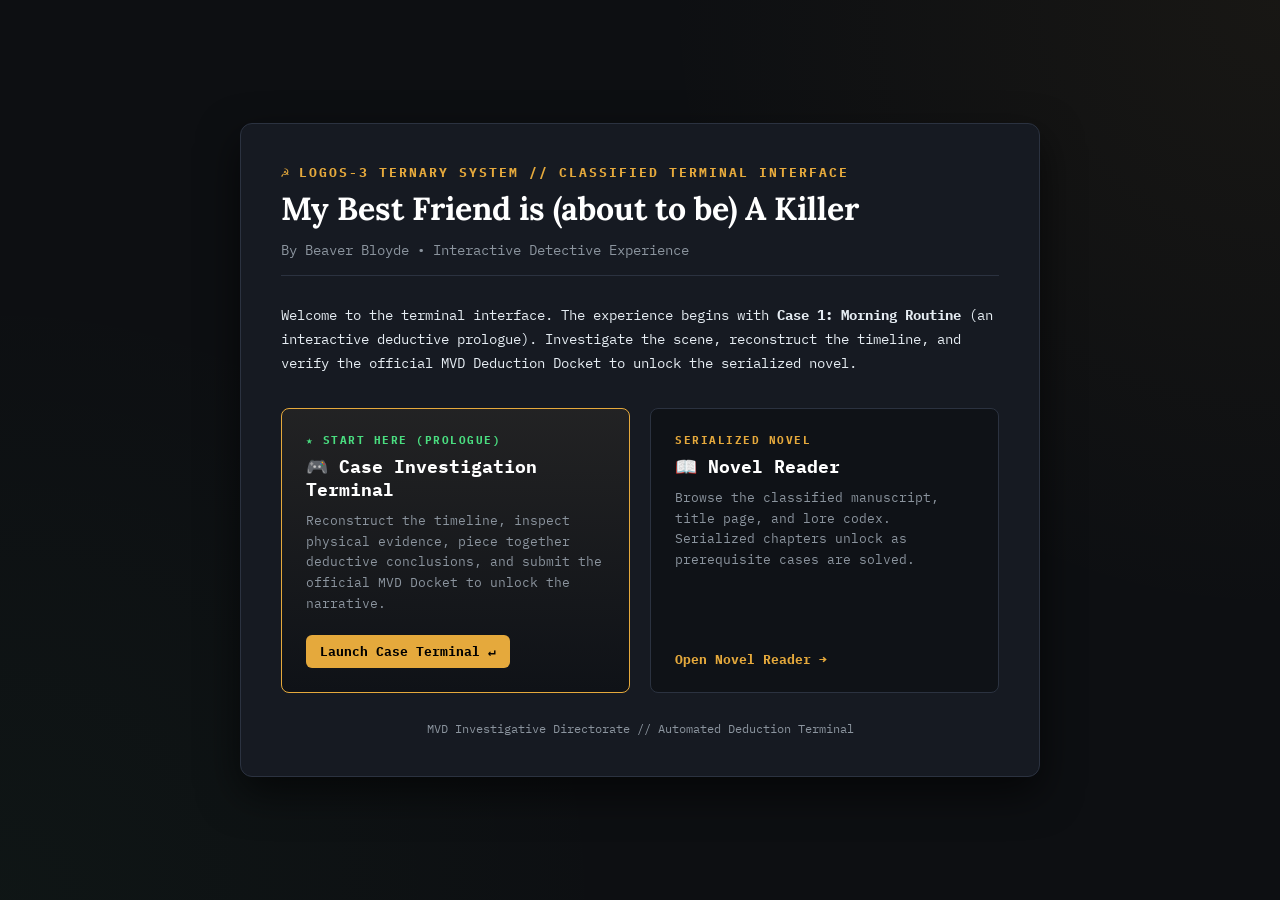
<file: index.html>
<!DOCTYPE html>
<html lang="en">
<head>
    <meta charset="UTF-8">
    <meta name="viewport" content="width=device-width, initial-scale=1.0">
    <title>My Best Friend is (about to be) A Killer | Terminal Hub</title>
    <link rel="preconnect" href="https://fonts.googleapis.com">
    <link rel="preconnect" href="https://fonts.gstatic.com" crossorigin>
    <link href="https://fonts.googleapis.com/css2?family=IBM+Plex+Mono:wght@400;600;700&family=Lora:ital,wght@0,400;0,700;1,400&display=swap" rel="stylesheet">
    <style>
        :root {
            --bg-color: #0d0f12;
            --card-bg: #161a22;
            --border-color: #2b3240;
            --accent-color: #e5a93c;
            --accent-hover: #f5bc56;
            --text-primary: #e6edf3;
            --text-secondary: #8b949e;
            --success-color: #4ade80;
        }
        * { box-sizing: border-box; margin: 0; padding: 0; }
        body {
            background-color: var(--bg-color);
            color: var(--text-primary);
            font-family: 'IBM Plex Mono', monospace;
            min-height: 100vh;
            display: flex;
            align-items: center;
            justify-content: center;
            padding: 24px;
            background-image: radial-gradient(circle at top right, rgba(229, 169, 60, 0.05), transparent 40%),
                              radial-gradient(circle at bottom left, rgba(74, 222, 128, 0.03), transparent 40%);
        }
        .container {
            max-width: 800px;
            width: 100%;
            background: var(--card-bg);
            border: 1px solid var(--border-color);
            border-radius: 12px;
            padding: 40px;
            box-shadow: 0 16px 40px rgba(0,0,0,0.6);
        }
        .header-tag {
            color: var(--accent-color);
            font-size: 13px;
            letter-spacing: 2px;
            text-transform: uppercase;
            font-weight: 700;
            margin-bottom: 8px;
            display: flex;
            align-items: center;
            gap: 8px;
        }
        h1 {
            font-family: 'Lora', serif;
            font-size: 32px;
            font-weight: 700;
            line-height: 1.25;
            margin-bottom: 12px;
            color: #fff;
        }
        .author {
            color: var(--text-secondary);
            font-size: 14px;
            margin-bottom: 28px;
            border-bottom: 1px solid var(--border-color);
            padding-bottom: 16px;
        }
        .description {
            font-size: 14px;
            line-height: 1.7;
            color: var(--text-primary);
            margin-bottom: 32px;
        }
        .cards-grid {
            display: grid;
            grid-template-columns: repeat(auto-fit, minmax(280px, 1fr));
            gap: 20px;
            margin-bottom: 28px;
        }
        .card {
            background: #0f1217;
            border: 1px solid var(--border-color);
            border-radius: 8px;
            padding: 24px;
            display: flex;
            flex-direction: column;
            justify-content: space-between;
            transition: all 0.2s ease;
            text-decoration: none;
            color: inherit;
        }
        .card:hover {
            border-color: var(--accent-color);
            transform: translateY(-2px);
            box-shadow: 0 8px 24px rgba(229, 169, 60, 0.12);
        }
        .card-primary {
            border-color: var(--accent-color);
            background: linear-gradient(180deg, rgba(229, 169, 60, 0.06) 0%, #0f1217 100%);
        }
        .card-tag {
            font-size: 11px;
            font-weight: 700;
            letter-spacing: 1.5px;
            color: var(--accent-color);
            margin-bottom: 8px;
            text-transform: uppercase;
        }
        .card-tag.rec {
            color: var(--success-color);
        }
        .card-title {
            font-size: 18px;
            font-weight: 700;
            margin-bottom: 10px;
            color: #fff;
            display: flex;
            align-items: center;
            gap: 8px;
        }
        .card-desc {
            font-size: 13px;
            line-height: 1.6;
            color: var(--text-secondary);
            margin-bottom: 20px;
            flex-grow: 1;
        }
        .card-action {
            display: inline-flex;
            align-items: center;
            gap: 6px;
            font-size: 13px;
            font-weight: 700;
            color: var(--accent-color);
        }
        .card-primary .card-action {
            color: #000;
            background: var(--accent-color);
            padding: 8px 14px;
            border-radius: 6px;
            width: fit-content;
        }
        .card-primary:hover .card-action {
            background: var(--accent-hover);
        }
        .footer-note {
            font-size: 12px;
            color: var(--text-secondary);
            text-align: center;
            margin-top: 16px;
        }
    </style>
</head>
<body>
    <div class="container">
        <div class="header-tag">
            <span>☭</span> LOGOS-3 TERNARY SYSTEM // CLASSIFIED TERMINAL INTERFACE
        </div>
        <h1>My Best Friend is (about to be) A Killer</h1>
        <div class="author">By Beaver Bloyde &bull; Interactive Detective Experience</div>
        
        <p class="description">
            Welcome to the terminal interface. The experience begins with <strong>Case 1: Morning Routine</strong> (an interactive deductive prologue). Investigate the scene, reconstruct the timeline, and verify the official MVD Deduction Docket to unlock the serialized novel.
        </p>

        <div class="cards-grid">
            <!-- Card 1: Game Terminal -->
            <a href="game/" class="card card-primary">
                <div>
                    <div class="card-tag rec">★ START HERE (PROLOGUE)</div>
                    <div class="card-title">🎮 Case Investigation Terminal</div>
                    <div class="card-desc">
                        Reconstruct the timeline, inspect physical evidence, piece together deductive conclusions, and submit the official MVD Docket to unlock the narrative.
                    </div>
                </div>
                <div class="card-action">Launch Case Terminal ↵</div>
            </a>

            <!-- Card 2: Novel Reader -->
            <a href="reader/" class="card">
                <div>
                    <div class="card-tag">SERIALIZED NOVEL</div>
                    <div class="card-title">📖 Novel Reader</div>
                    <div class="card-desc">
                        Browse the classified manuscript, title page, and lore codex. Serialized chapters unlock as prerequisite cases are solved.
                    </div>
                </div>
                <div class="card-action">Open Novel Reader &rarr;</div>
            </a>
        </div>

        <div class="footer-note">
            MVD Investigative Directorate // Automated Deduction Terminal
        </div>
    </div>
</body>
</html>
</file>
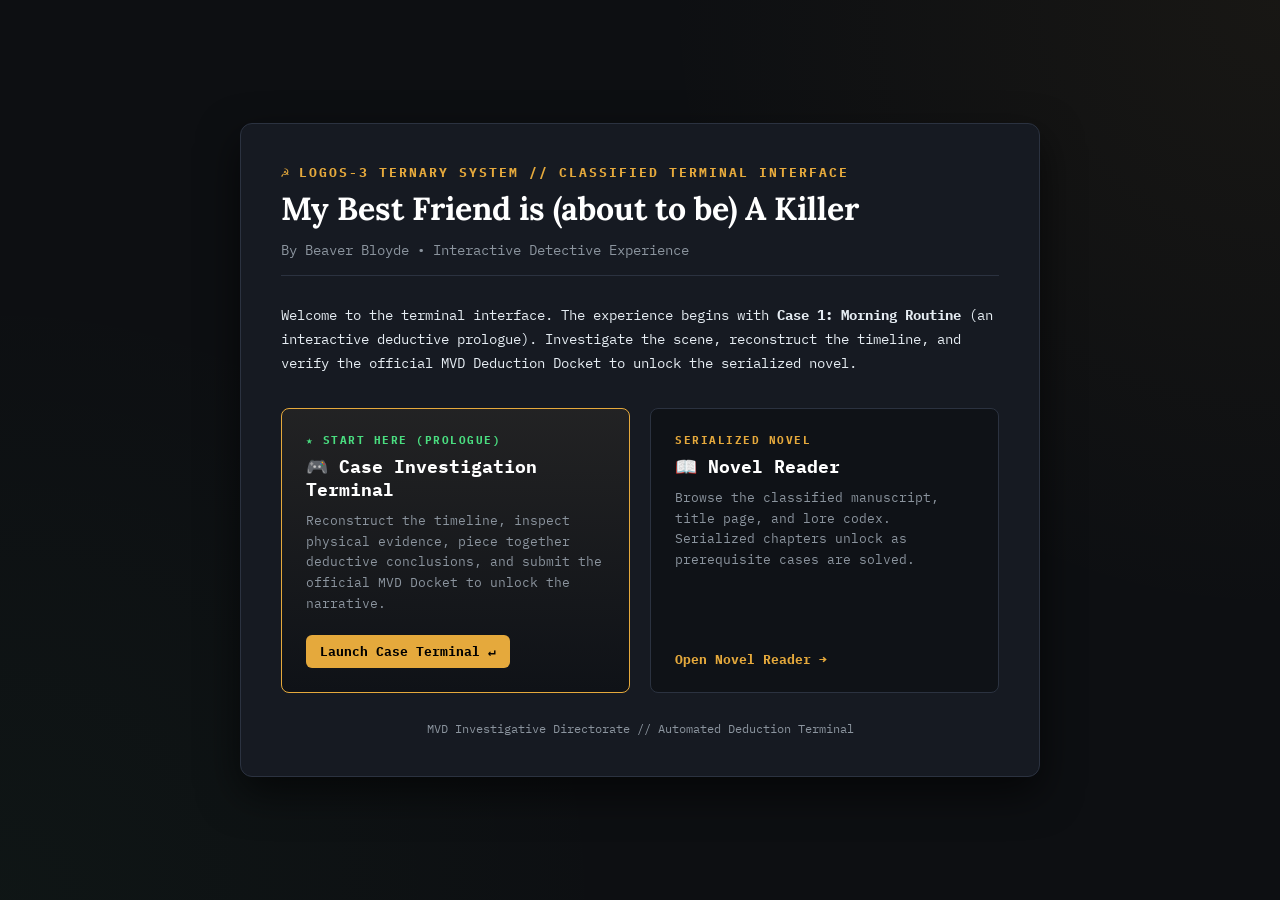
<file: editor/index.html>
<!DOCTYPE html>
<html lang="en">
<head>
    <meta charset="UTF-8">
    <meta http-equiv="Cache-Control" content="no-cache, no-store, must-revalidate">
    <meta http-equiv="Pragma" content="no-cache">
    <meta http-equiv="Expires" content="0">
    <meta name="viewport" content="width=device-width, initial-scale=1.0">
    <title>LOGOS-3 | Case Authoring Terminal & Maker</title>
    
    <!-- Google Fonts -->
    <link rel="preconnect" href="https://fonts.googleapis.com">
    <link rel="preconnect" href="https://fonts.gstatic.com" crossorigin>
    <link href="https://fonts.googleapis.com/css2?family=IBM+Plex+Mono:ital,wght@0,400;0,500;0,600;0,700;1,400&family=Inter:wght@300;400;500;600;700&family=JetBrains+Mono:ital,wght@0,400;0,500;1,400&display=swap" rel="stylesheet">
    
    <script>
        // Gate check: Case Authoring Terminal is restricted strictly to local developer workstations
        (function() {
            var host = window.location.hostname;
            var isLocal = !host || 
                          host === 'localhost' || 
                          host === '127.0.0.1' || 
                          host === '0.0.0.0' || 
                          host.startsWith('192.168.') || 
                          host.startsWith('10.') || 
                          host.endsWith('.local') || 
                          window.location.protocol === 'file:';
            
            if (!isLocal) {
                // Redirect remote/hosted visitors back to the player hub
                window.location.replace('../index.html');
            }
        })();
    </script>
    
    <link rel="stylesheet" href="editor.css?v=1.0">
</head>
<body class="theme-soviet-amber">

    <!-- Top Navigation Header -->
    <header>
        <div class="header-brand">
            <span>☭</span>
            <span>LOGOS-3 CASE AUTHORING TERMINAL</span>
        </div>

        <div class="header-actions">
            <!-- Preset Case Selector -->
            <select id="preset-case-select" title="Load an existing case to edit or create a blank one">
                <option value="">-- Load Case Preset --</option>
                <option value="new">✨ Create New Blank Case</option>
            </select>

            <!-- Load JSON File Button -->
            <label class="btn btn-sm" title="Upload case .json from your computer">
                <input type="file" id="file-input" accept=".json" style="display: none;">
                📂 Load JSON
            </label>

            <!-- Copy JSON -->
            <button class="btn btn-sm" id="btn-copy-json" title="Copy raw formatted JSON to clipboard">
                📋 Copy JSON
            </button>

            <!-- Save Direct to File -->
            <button class="btn btn-sm btn-primary" id="btn-save-json" onclick="window.caseEditor.saveCurrentCaseToFile()" title="Save case directly to game/cases/*.json">
                💾 Save Case
            </button>

            <!-- Download JSON Button -->
            <button class="btn btn-sm" id="btn-export-json" title="Download case .json file">
                ⤓ Export JSON
            </button>

            <a href="../game/" class="btn btn-sm" style="text-decoration: none;" title="Return to Case Player">
                🎮 Play Game
            </a>
        </div>
    </header>

    <!-- Main 3-Pane Container -->
    <div class="app-container">
        
        <!-- Left Sidebar: Module Navigation Tabs -->
        <nav class="editor-sidebar">
            <ul class="nav-tab-list">
                <!-- Category 1: Story Campaign & Multi-Case Progression -->
                <li class="nav-tab-category">
                    <span>🗺️ CAMPAIGN & PROGRESSION</span>
                </li>
                <li class="nav-tab-item" data-tab="progression">
                    <span>🗺️</span>
                    <span>Story Progression Graph</span>
                    <span class="nav-tab-badge" id="badge-progression">0</span>
                </li>

                <!-- Category 2: Active Investigation Case Authoring -->
                <li class="nav-tab-category">
                    <span>📂 CASE AUTHORING</span>
                </li>
                <li class="nav-tab-item active" data-tab="metadata">
                    <span>⚙️</span>
                    <span>1. Metadata & Identity</span>
                </li>
                <li class="nav-tab-item" data-tab="timeline">
                    <span>🕒</span>
                    <span>2. Timeline & Evidence</span>
                    <span class="nav-tab-badge" id="badge-timeline">0</span>
                </li>
                <li class="nav-tab-item" data-tab="categories">
                    <span>🏷️</span>
                    <span>3. Categories & Tags</span>
                    <span class="nav-tab-badge" id="badge-categories">0</span>
                </li>
                <li class="nav-tab-item" data-tab="keywords">
                    <span>📦</span>
                    <span>4. Keywords & Grammar</span>
                    <span class="nav-tab-badge" id="badge-keywords">0</span>
                </li>
                <li class="nav-tab-item" data-tab="docket">
                    <span>📋</span>
                    <span>5. Docket & Solutions</span>
                </li>
                <li class="nav-tab-item" data-tab="lore">
                    <span>📖</span>
                    <span>6. Lore Codex</span>
                    <span class="nav-tab-badge" id="badge-lore">0</span>
                </li>
                <li class="nav-tab-item" data-tab="hints">
                    <span>💡</span>
                    <span>7. Hint Advisory</span>
                    <span class="nav-tab-badge" id="badge-hints">0</span>
                </li>

                <!-- Category 3: Testing, Diagnostics & Sandbox -->
                <li class="nav-tab-category">
                    <span>🧪 TEST & VALIDATION</span>
                </li>
                <li class="nav-tab-item" data-tab="diagnostics">
                    <span>🩺</span>
                    <span>8. Case Diagnostics</span>
                </li>
                <li class="nav-tab-item" data-tab="sandbox">
                    <span>🎮</span>
                    <span>9. Playtest Sandbox</span>
                </li>
            </ul>
        </nav>

        <!-- Center Workspace: Active Form Module -->
        <main class="editor-workspace" id="tab-workspace">
            <!-- Dynamically populated by editor.js -->
        </main>

    </div>

    <!-- Toast Notification -->
    <div id="toast">Notification message</div>

    <!-- Modular Editor Modules -->
    <script src="modules/constants.js?v=2.0"></script>
    <script src="modules/tab-metadata.js?v=2.0"></script>
    <script src="modules/tab-progression.js?v=2.0"></script>
    <script src="modules/tab-timeline.js?v=2.0"></script>
    <script src="modules/tab-categories.js?v=2.0"></script>
    <script src="modules/tab-keywords.js?v=2.0"></script>
    <script src="modules/tab-docket.js?v=2.0"></script>
    <script src="modules/tab-lore.js?v=2.0"></script>
    <script src="modules/tab-hints.js?v=2.0"></script>
    <script src="modules/tab-diagnostics.js?v=2.0"></script>
    <script src="modules/tab-sandbox.js?v=2.0"></script>
    <script src="modules/preview-panel.js?v=2.0"></script>

    <!-- Main Editor Controller Orchestrator -->
    <script src="editor.js?v=2.0"></script>
</body>
</html>
</file>
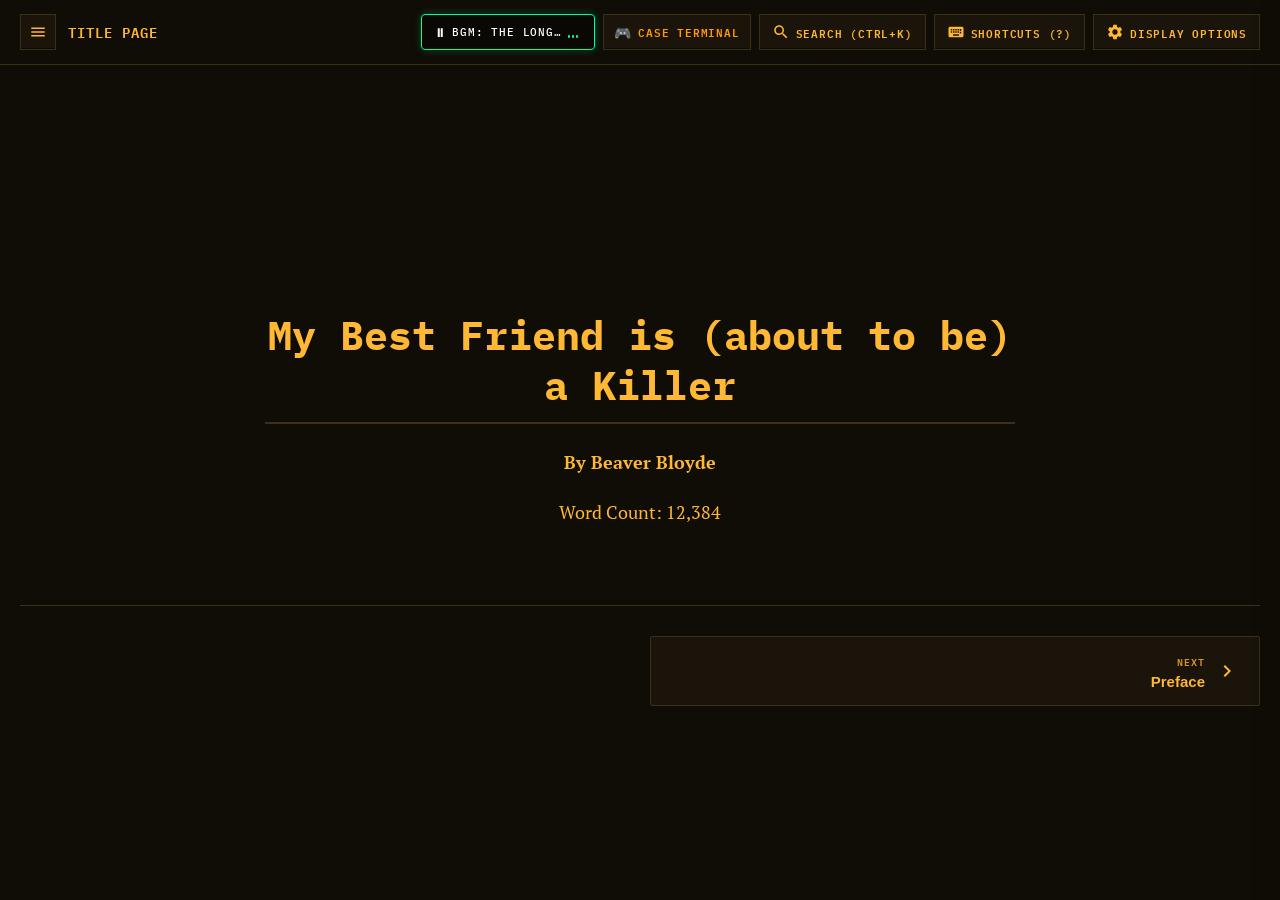
<file: reader/index.html>
<!DOCTYPE html>
<html lang="en">
<head>
    <meta charset="UTF-8">
    <meta http-equiv="Cache-Control" content="no-cache, no-store, must-revalidate">
    <meta http-equiv="Pragma" content="no-cache">
    <meta http-equiv="Expires" content="0">
    <script>
        if (window.location.pathname.endsWith('/reader')) {
            window.location.replace(window.location.pathname + '/' + window.location.search + window.location.hash);
        }
    </script>
    <meta name="viewport" content="width=device-width, initial-scale=1.0">
    <title>LOGOS-3 | Novel Reader</title>
    <!-- Google Fonts: Soviet / Slavic Typefaces & Monospace -->
    <link rel="preconnect" href="https://fonts.googleapis.com">
    <link rel="preconnect" href="https://fonts.gstatic.com" crossorigin>
    <link href="https://fonts.googleapis.com/css2?family=IBM+Plex+Mono:ital,wght@0,400;0,500;0,600;1,400&family=Inter:ital,wght@0,300;0,400;0,500;0,600;0,700;1,300;1,400;1,500;1,600;1,700&family=JetBrains+Mono:ital,wght@0,400;0,500;1,400;1,500&family=Lora:ital,wght@0,400;0,500;0,600;0,700;1,400;1,500;1,600;1,700&family=Merriweather:ital,wght@0,300;0,400;0,700;1,300;1,400&family=Outfit:ital,wght@0,400;0,600;0,700;0,800;1,400;1,600;1,700;1,800&family=PT+Mono&family=PT+Serif:ital,wght@0,400;0,700;1,400&display=swap" rel="stylesheet">
    <link rel="stylesheet" href="style.css?v=2.2">
    <link rel="stylesheet" href="../game/engine/bgm-player.css?v=2.2">
</head>
<body class="theme-soviet-amber">
    <!-- Progress Bar -->
    <div id="progress-bar-container">
        <div id="progress-bar"></div>
    </div>

    <!-- Zen Exit Button (Floating) -->
    <button id="zen-exit-btn" class="icon-btn float-btn hidden" title="Exit Zen Mode (Z / Esc)">
        <svg viewBox="0 0 24 24" style="width: 20px; height: 20px; fill: var(--text-primary);"><path d="M5 16h3v3h2v-5H5v2zm3-8H5v2h5V5H8v3zm6 11h2v-3h3v-2h-5v5zm2-11V5h-2v5h5V8h-3z"/></svg>
    </button>

    <!-- Zen Shortcuts Button (Floating) -->
    <button id="zen-shortcuts-btn" class="icon-btn float-btn hidden" title="Keyboard Shortcuts (? or /)">
        <svg viewBox="0 0 24 24" style="width: 20px; height: 20px; fill: var(--text-primary);"><path d="M20 5H4c-1.1 0-1.99.9-1.99 2L2 17c0 1.1.9 2 2 2h16c1.1 0 2-.9 2-2V7c0-1.1-.9-2-2-2zm-9 3h2v2h-2V8zm0 3h2v2h-2v-2zM8 8h2v2H8V8zm0 3h2v2H8v-2zm-1 2H5v-2h2v2zm0-3H5V8h2v2zm9 7H8v-2h8v2zm0-4h-2v-2h2v2zm0-3h-2V8h2v2zm3 4h-2v-2h2v2zm0-3h-2V8h2v2z"/></svg>
    </button>

    <!-- Zen Search Button (Floating) -->
    <button id="zen-search-btn" class="icon-btn float-btn hidden" title="Search Chapters & Notes (Ctrl+K)">
        <svg viewBox="0 0 24 24" style="width: 20px; height: 20px; fill: var(--text-primary);"><path d="M15.5 14h-.79l-.28-.27C15.41 12.59 16 11.11 16 9.5 16 5.91 13.09 3 9.5 3S3 5.91 3 9.5 5.91 16 9.5 16c1.61 0 3.09-.59 4.23-1.57l.27.28v.79l5 4.99L20.49 19l-4.99-5zm-6 0C7.01 14 5 11.99 5 9.5S7.01 5 9.5 5 14 7.01 14 9.5 11.99 14 9.5 14z"/></svg>
    </button>

    <!-- Main App Container -->
    <div id="app-container">
        <!-- Sidebar Navigation -->
        <aside id="sidebar">
            <div class="sidebar-header">
                <div class="logo">
                    <span class="logo-icon">☭</span>
                    <div class="logo-text">
                        <span class="logo-title">LOGOS-3 SYSTEM</span>
                        <span class="logo-subtitle">Novel Reader &amp; Archive</span>
                    </div>
                </div>
                <button id="sidebar-close-btn" class="icon-btn mobile-only" aria-label="Close sidebar">
                    <svg viewBox="0 0 24 24"><path d="M19 6.41L17.59 5 12 10.59 6.41 5 5 6.41 10.59 12 5 17.59 6.41 19 12 13.41 17.59 19 19 17.59 13.41 12z"/></svg>
                </button>
            </div>

            <!-- Search Bar -->
            <div class="search-container">
                <svg class="search-icon" viewBox="0 0 24 24"><path d="M15.5 14h-.79l-.28-.27C15.41 12.59 16 11.11 16 9.5 16 5.91 13.09 3 9.5 3S3 5.91 3 9.5 5.91 16 9.5 16c1.61 0 3.09-.59 4.23-1.57l.27.28v.79l5 4.99L20.49 19l-4.99-5zm-6 0C7.01 14 5 11.99 5 9.5S7.01 5 9.5 5 14 7.01 14 9.5 11.99 14 9.5 14z"/></svg>
                <input type="text" id="search-input" placeholder="Search chapters & lore...">
            </div>

            <!-- Navigation Tabs -->
            <div class="tabs-header">
                <button id="tab-manuscript" class="tab-btn active">Chapters</button>
                <button id="tab-lore" class="tab-btn">Lore Codex</button>
            </div>

            <!-- Scrollable Navigation Lists -->
            <div class="nav-content">
                <!-- Manuscript / Chapters List -->
                <div id="manuscript-panel" class="tab-panel active">
                    <ul id="chapters-list" class="nav-list">
                        <!-- Dynamically populated -->
                        <li class="nav-placeholder">Loading chapters...</li>
                    </ul>
                </div>

                <!-- Lore / Notes List -->
                <div id="lore-panel" class="tab-panel">
                    <!-- Categories will be grouped dynamically -->
                    <div id="lore-categories">
                        <div class="nav-placeholder">Loading lore...</div>
                    </div>
                </div>
            </div>
            
            <!-- Sidebar Footer / Help -->
            <div class="sidebar-footer">
                <button id="sidebar-shortcuts-btn" class="sidebar-help-btn" title="Show Keyboard Shortcuts (? or /)">
                    <span>Keyboard Shortcuts</span>
                    <kbd>?</kbd>
                </button>
            </div>
        </aside>

        <!-- Main Content Area -->
        <main id="main-content">
            <!-- Top Controls Header -->
            <header id="main-header">
                <div class="header-left">
                    <button id="sidebar-toggle-btn" class="icon-btn" aria-label="Toggle sidebar">
                        <svg viewBox="0 0 24 24"><path d="M3 18h18v-2H3v2zm0-5h18v-2H3v2zm0-7v2h18V6H3z"/></svg>
                    </button>
                    <span id="current-chapter-title" class="header-active-title">Loading...</span>
                </div>
                <div class="header-right">
                    <button id="bgm-header-widget" class="icon-btn text-btn bgm-header-widget" aria-label="Open BGM Audio Deck" title="Toggle Music (M) / Tape Deck (Shift+M)">
                        <span class="bgm-mini-play-btn">▶</span>
                        <span class="bgm-mini-track-label">BGM: Ambient</span>
                        <div class="bgm-mini-eq">
                            <span></span><span></span><span></span>
                        </div>
                    </button>
                    <a href="../game/" class="icon-btn text-btn" aria-label="Open Case Investigation Terminal" title="Launch Deduction Case Terminal" style="text-decoration: none; color: var(--accent); border: 1px solid var(--border-color); padding: 4px 10px;">
                        <span style="color: var(--accent); font-size: 14px;">🎮</span>
                        <span>Case Terminal</span>
                    </a>
                    <button id="search-palette-btn" class="icon-btn text-btn" aria-label="Open search palette" title="Search Chapters & Notes (Ctrl+K)">
                        <svg viewBox="0 0 24 24" style="width: 18px; height: 18px; fill: var(--text-primary);"><path d="M15.5 14h-.79l-.28-.27C15.41 12.59 16 11.11 16 9.5 16 5.91 13.09 3 9.5 3S3 5.91 3 9.5 5.91 16 9.5 16c1.61 0 3.09-.59 4.23-1.57l.27.28v.79l5 4.99L20.49 19l-4.99-5zm-6 0C7.01 14 5 11.99 5 9.5S7.01 5 9.5 5 14 7.01 14 9.5 11.99 14 9.5 14z"/></svg>
                        <span>Search (Ctrl+K)</span>
                    </button>
                    <button id="shortcuts-toggle-btn" class="icon-btn text-btn" aria-label="Open keyboard shortcuts" title="Keyboard Shortcuts (? or /)">
                        <svg viewBox="0 0 24 24" style="width: 18px; height: 18px; fill: var(--text-primary);"><path d="M20 5H4c-1.1 0-1.99.9-1.99 2L2 17c0 1.1.9 2 2 2h16c1.1 0 2-.9 2-2V7c0-1.1-.9-2-2-2zm-9 3h2v2h-2V8zm0 3h2v2h-2v-2zM8 8h2v2H8V8zm0 3h2v2H8v-2zm-1 2H5v-2h2v2zm0-3H5V8h2v2zm9 7H8v-2h8v2zm0-4h-2v-2h2v2zm0-3h-2V8h2v2zm3 4h-2v-2h2v2zm0-3h-2V8h2v2z"/></svg>
                        <span>Shortcuts (?)</span>
                    </button>
                    <button id="settings-toggle-btn" class="icon-btn text-btn" aria-label="Open settings">
                        <svg viewBox="0 0 24 24"><path d="M19.14 12.94c.04-.3.06-.61.06-.94 0-.32-.02-.64-.07-.94l2.03-1.58c.18-.14.23-.41.12-.61l-1.92-3.32c-.12-.22-.37-.29-.59-.22l-2.39.96c-.5-.38-1.03-.7-1.62-.94l-.36-2.54c-.04-.24-.24-.41-.48-.41h-3.84c-.24 0-.43.17-.47.41l-.36 2.54c-.59.24-1.13.57-1.62.94l-2.39-.96c-.22-.08-.47 0-.59.22L2.74 8.87c-.12.21-.08.47.12.61l2.03 1.58c-.05.3-.09.63-.09.94s.02.64.07.94l-2.03 1.58c-.18.14-.23.41-.12.61l1.92 3.32c.12.22.37.29.59.22l2.39-.96c.5.38 1.03.7 1.62.94l.36 2.54c.05.24.24.41.48.41h3.84c.24 0 .44-.17.47-.41l.36-2.54c.59-.24 1.13-.56 1.62-.94l2.39.96c.22.08.47 0 .59-.22l1.92-3.32c.12-.22.07-.47-.12-.61l-2.01-1.58zM12 15.6c-1.98 0-3.6-1.62-3.6-3.6s1.62-3.6 3.6-3.6 3.6 1.62 3.6 3.6-1.62 3.6-3.6 3.6z"/></svg>
                        <span>Display Options</span>
                    </button>
                </div>
            </header>

            <!-- Document Display Wrapper -->
            <div id="document-wrapper">
                <article id="reader-container">
                    <!-- Chapter Metadata Dossier -->
                    <div id="metadata-dossier" style="display: none;">
                        <!-- Dynamically filled -->
                    </div>

                    <!-- Main body of text -->
                    <div id="document-body">
                        <!-- Dynamically parsed HTML -->
                        <div class="loader">
                            <div class="spinner"></div>
                            <p>Loading manuscript content...</p>
                        </div>
                    </div>
                </article>

                <!-- Footer Navigation Buttons -->
                <nav id="chapter-nav">
                    <button id="prev-chapter-btn" class="nav-arrow-btn">
                        <svg viewBox="0 0 24 24"><path d="M15.41 16.58L10.83 12l4.58-4.59L14 6l-6 6 6 6 1.41-1.42z"/></svg>
                        <div class="nav-btn-text">
                            <span class="nav-dir">PREVIOUS</span>
                            <span id="prev-chapter-title" class="nav-title">Chapter Title</span>
                        </div>
                    </button>
                    <button id="next-chapter-btn" class="nav-arrow-btn">
                        <div class="nav-btn-text">
                            <span class="nav-dir">NEXT</span>
                            <span id="next-chapter-title" class="nav-title">Chapter Title</span>
                        </div>
                        <svg viewBox="0 0 24 24"><path d="M8.59 16.58L13.17 12 8.59 7.41 10 6l6 6-6 6-1.41-1.42z"/></svg>
                    </button>
                </nav>
            </div>
        </main>
    </div>

    <!-- Settings Drawer (Right Side Slide-out) -->
    <div id="settings-backdrop"></div>
    <div id="settings-drawer">
        <div class="drawer-header">
            <h3>Display Options</h3>
            <button id="settings-close-btn" class="icon-btn" aria-label="Close settings">
                <svg viewBox="0 0 24 24"><path d="M19 6.41L17.59 5 12 10.59 6.41 5 5 6.41 10.59 12 5 17.59 6.41 19 12 13.41 17.59 19 19 17.59 13.41 12z"/></svg>
            </button>
        </div>
        <div class="drawer-body">
            <!-- Color Themes -->
            <section class="settings-section">
                <h4>Color Theme</h4>
                <div class="theme-grid">
                    <button class="theme-btn theme-soviet-amber active" data-theme="soviet-amber">
                        <span class="theme-preview" style="background: #100c06; border: 2px solid #ff9900;"></span>
                        <span class="theme-label">Amber CRT</span>
                    </button>
                    <button class="theme-btn theme-soviet-emerald" data-theme="soviet-emerald">
                        <span class="theme-preview" style="background: #051008; border: 2px solid #00ff66;"></span>
                        <span class="theme-label">Phosphor</span>
                    </button>
                    <button class="theme-btn theme-arctic" data-theme="arctic">
                        <span class="theme-preview" style="background: #181d24; border: 2px solid #38bdf8;"></span>
                        <span class="theme-label">Taiga Frost</span>
                    </button>
                    <button class="theme-btn theme-gosplan" data-theme="gosplan">
                        <span class="theme-preview" style="background: #f5eedb; border: 2px solid #b91c1c;"></span>
                        <span class="theme-label">Gosplan Paper</span>
                    </button>
                    <button class="theme-btn theme-monochrome" data-theme="monochrome">
                        <span class="theme-preview" style="background: #0d0d0d; border: 2px solid #ffffff;"></span>
                        <span class="theme-label">Monochrome</span>
                    </button>
                </div>
            </section>

            <!-- Typography Settings -->
            <section class="settings-section">
                <h4>Typography</h4>
                
                <div class="setting-item">
                    <label for="font-search-input">Font Family</label>
                    <div class="font-search-wrapper">
                        <input type="text" id="font-search-input" placeholder="Search or type font..." autocomplete="off">
                        <button id="scan-local-fonts-btn" class="font-scan-btn" title="Scan installed system fonts">
                            🔍
                        </button>
                        <div id="font-search-results" class="font-search-dropdown"></div>
                    </div>
                </div>

                <div class="setting-item">
                    <div class="slider-header">
                        <label for="font-size-slider">Font Size</label>
                        <span id="font-size-value">18px</span>
                    </div>
                    <input type="range" id="font-size-slider" min="14" max="28" value="18" step="1">
                </div>

                <div class="setting-item">
                    <div class="slider-header">
                        <label for="line-height-slider">Line Height</label>
                        <span id="line-height-value">1.6</span>
                    </div>
                    <input type="range" id="line-height-slider" min="1.3" max="2.2" value="1.6" step="0.1">
                </div>

                <div class="setting-item">
                    <div class="slider-header">
                        <label for="container-width-slider">Max Reading Width</label>
                        <span id="container-width-value">750px</span>
                    </div>
                    <input type="range" id="container-width-slider" min="500" max="950" value="750" step="50">
                </div>
            </section>

            <!-- Zen Focus Mode -->
            <section class="settings-section">
                <div class="setting-row">
                    <h4>Zen Focus Mode</h4>
                    <label class="switch-container">
                        <input type="checkbox" id="zen-mode-toggle">
                        <span class="switch-slider"></span>
                    </label>
                </div>
                <p class="section-desc">Hides all UI elements for absolute reading focus. Press <kbd style="font-family: inherit; background: var(--bg-tertiary); padding: 2px 5px; border-radius: 4px; border: 1px solid var(--border-color); font-size: 11px;">Z</kbd> to toggle.</p>

                <div class="setting-row" id="spotlight-row" style="margin-top: 15px; display: none;">
                    <label for="spotlight-toggle" style="font-family: var(--font-outfit); font-weight: 600; text-transform: uppercase; letter-spacing: 0.5px; color: var(--text-secondary); font-size: 13px;">Paragraph Spotlight</label>
                    <label class="switch-container">
                        <input type="checkbox" id="spotlight-toggle">
                        <span class="switch-slider"></span>
                    </label>
                </div>

                <div class="setting-item" id="spotlight-size-container" style="margin-top: 15px; display: none;">
                    <label for="spotlight-size-select" style="font-family: var(--font-outfit); font-weight: 600; text-transform: uppercase; letter-spacing: 0.5px; color: var(--text-secondary); font-size: 11px;">Spotlight Focus Size</label>
                    <select id="spotlight-size-select" style="width: 100%; margin-top: 5px; background: var(--bg-tertiary); border: 1px solid var(--border-color); color: var(--text-primary); border-radius: var(--border-radius-sm); padding: 6px; font-family: var(--font-inter); outline: none;">
                        <option value="1">1 Paragraph (Narrow)</option>
                        <option value="3">3 Paragraphs (Medium - Recommended)</option>
                        <option value="5">5 Paragraphs (Wide)</option>
                    </select>
                </div>
            </section>

            <!-- Electro-Cellulose E-Paper Pigment Bloom Transition -->
            <section class="settings-section">
                <div class="setting-row">
                    <h4>E-Paper Pigment Bloom</h4>
                    <label class="switch-container">
                        <input type="checkbox" id="epaper-transition-toggle" checked>
                        <span class="switch-slider"></span>
                    </label>
                </div>
                <p class="section-desc">Simulates microscopic magnetic ink particles gracefully coalescing into sharp typography on chapter turns.</p>
                
                <div class="setting-item" id="epaper-duration-container" style="margin-top: 10px;">
                    <div class="slider-header">
                        <label for="epaper-duration-slider">Bloom Duration</label>
                        <span id="epaper-duration-val">0.50s</span>
                    </div>
                    <input type="range" id="epaper-duration-slider" min="0.15" max="1.50" step="0.05" value="0.50">
                </div>
            </section>

            <!-- Display Glass & Hardware Profile -->
            <section class="settings-section">
                <h4>Display Hardware Profile</h4>
                <p class="section-desc">Applies tactical terminal glass overlays and authentic hardware visual characteristics.</p>
                <div class="reader-display-profile-grid">
                    <button type="button" class="reader-profile-card active" data-profile="clean">
                        <span class="reader-profile-icon">🔲</span>
                        <span class="reader-profile-name">Clean Glass</span>
                    </button>
                    <button type="button" class="reader-profile-card" data-profile="mesh">
                        <span class="reader-profile-icon">🛡️</span>
                        <span class="reader-profile-name">Tactical Mesh</span>
                    </button>
                    <button type="button" class="reader-profile-card" data-profile="plasma">
                        <span class="reader-profile-icon">⚡</span>
                        <span class="reader-profile-name">Plasma Grid</span>
                    </button>
                    <button type="button" class="reader-profile-card" data-profile="epaper">
                        <span class="reader-profile-icon">📄</span>
                        <span class="reader-profile-name">E-Paper Slate</span>
                    </button>
                    <button type="button" class="reader-profile-card" data-profile="microfiche">
                        <span class="reader-profile-icon">🗂️</span>
                        <span class="reader-profile-name">Microfiche</span>
                    </button>
                    <button type="button" class="reader-profile-card" data-profile="frost">
                        <span class="reader-profile-icon">❄️</span>
                        <span class="reader-profile-name">Arctic Frost</span>
                    </button>
                    <button type="button" class="reader-profile-card" data-profile="crt">
                        <span class="reader-profile-icon">📺</span>
                        <span class="reader-profile-name">CRT Beam</span>
                    </button>
                </div>

                <div id="reader-profile-controls" style="margin-top: 10px; display: none; flex-direction: column; gap: 10px;">
                    <div class="setting-item">
                        <div class="slider-header">
                            <label for="reader-display-intensity-slider">Effect Intensity</label>
                            <span id="reader-display-intensity-val">65%</span>
                        </div>
                        <input type="range" id="reader-display-intensity-slider" min="15" max="100" step="5" value="65">
                    </div>

                    <div class="setting-item" id="reader-display-speed-row" style="display: none;">
                        <div class="slider-header">
                            <label for="reader-display-speed-slider">Motion Speed</label>
                            <span id="reader-display-speed-val">Normal (7s)</span>
                        </div>
                        <input type="range" id="reader-display-speed-slider" min="0" max="4" step="1" value="2">
                        <div style="display: flex; justify-content: space-between; font-size: 10px; color: var(--text-tertiary); margin-top: 3px;">
                            <span>Static</span>
                            <span>Slow</span>
                            <span>Normal</span>
                            <span>Fast</span>
                            <span>Rapid</span>
                        </div>
                    </div>
                </div>
            </section>

            <!-- Character Dialogue Styling -->
                <div class="setting-row">
                    <h4>Character Dialogue Styling</h4>
                    <label class="switch-container">
                        <input type="checkbox" id="speech-styling-toggle" checked>
                        <span class="switch-slider"></span>
                    </label>
                </div>
                <p class="section-desc">Identifies speech/dialogue in paragraphs and applies a highlight color to text enclosed in quotes.</p>

                <div class="setting-item" id="highlight-mode-container">
                    <label for="highlight-mode-select">Highlight Mode</label>
                    <select id="highlight-mode-select">
                        <option value="text-only">Color speech text only</option>
                        <option value="paragraph-border">Subtle side border on paragraph</option>
                        <option value="paragraph-background">Subtle background highlight</option>
                    </select>
                </div>
            </section>

            <!-- Tactile Mechanical Sound Effects (SFX) -->
            <section class="settings-section">
                <div class="setting-row">
                    <h4>Tactile Sound Effects</h4>
                    <label class="switch-container">
                        <input type="checkbox" id="reader-sfx-toggle" checked>
                        <span class="switch-slider"></span>
                    </label>
                </div>
                <p class="section-desc">Mechanical microswitch clicks, snaps, and typewriter clacks on navigation and UI interaction.</p>
                <div class="setting-item" style="margin-top: 10px;">
                    <div style="display: flex; justify-content: space-between; font-size: 11px; margin-bottom: 4px;">
                        <label for="reader-sfx-volume-slider" style="font-family: var(--font-outfit); font-weight: 600; text-transform: uppercase; letter-spacing: 0.5px; color: var(--text-secondary);">SFX Volume</label>
                        <span id="reader-sfx-volume-val" style="color: var(--accent); font-family: var(--font-mono); font-size: 11px;">45%</span>
                    </div>
                    <input type="range" id="reader-sfx-volume-slider" min="0" max="100" step="5" value="45" style="width: 100%; accent-color: var(--accent);">
                </div>
            </section>

            <!-- Save Data & Progress Archive -->
            <section class="settings-section">
                <h4>Save Data &amp; Progress Archive</h4>
                <p class="section-desc">Export your story progress, bookmarks, solved cases, and collected keywords to a JSON backup, or import a save file from another device.</p>
                <div class="progression-btn-group">
                    <button id="reader-export-save-btn" class="progression-action-btn" title="Download your complete save file as JSON">
                        💾 Export Save (.json)
                    </button>
                    <label class="progression-action-btn" style="cursor: pointer; display: flex; align-items: center; justify-content: center; margin: 0;" title="Upload and restore a LOGOS-3 save file">
                        <input type="file" id="reader-import-save-input" accept=".json" style="display: none;">
                        📂 Import Save (.json)
                    </label>
                </div>
            </section>

            <!-- Case Progression & Locks -->
            <section class="settings-section">
                <h4>Case Progression &amp; Locks</h4>
                <p class="section-desc">Manage investigation unlocks and chapter access for testing or replaying.</p>
                <div class="progression-btn-group">
                    <button id="relock-cases-btn" class="progression-action-btn btn-relock" style="width: 100%;" title="Reset all solved case flags and re-lock Chapter 1">
                        🔒 Re-Lock Chapters (Reset Progress)
                    </button>
                </div>
            </section>
        </div>
    </div>

    <!-- Footnote Tooltip Box -->
    <div id="footnote-tooltip" class="hidden">
        <div class="tooltip-content"></div>
        <button class="tooltip-close" aria-label="Close tooltip">&times;</button>
    </div>

    <!-- Resume Reading Toast -->
    <div id="resume-toast" class="toast hidden">
        <span class="toast-message">Resumed reading where you left off.</span>
        <button id="toast-restart-btn" class="toast-btn">Restart Chapter</button>
        <button id="toast-close-btn" class="toast-close" aria-label="Close message">&times;</button>
    </div>

    <!-- Chapter / Case Unlock Notification Toast -->
    <div id="unlock-toast" class="toast unlock-toast hidden" role="status" aria-live="polite">
        <div class="unlock-toast-content">
            <span class="unlock-toast-icon" aria-hidden="true">🔓</span>
            <div class="unlock-toast-body">
                <div id="unlock-toast-badge" class="unlock-toast-badge">CONTENT UNLOCKED</div>
                <div id="unlock-toast-title" class="unlock-toast-title">Next Chapter Available!</div>
            </div>
        </div>
        <a id="unlock-toast-btn" href="#" class="toast-btn unlock-toast-btn">
            Open ↵
        </a>
        <button id="unlock-toast-close-btn" class="toast-close unlock-toast-close" aria-label="Close message">&times;</button>
    </div>

    <!-- Keyboard Shortcuts Modal -->
    <div id="shortcuts-modal" class="modal hidden">
        <div class="modal-backdrop"></div>
        <div class="modal-content">
            <div class="modal-header">
                <h3>Keyboard Shortcuts</h3>
                <button id="shortcuts-close-btn" class="modal-close" aria-label="Close shortcuts">&times;</button>
            </div>
            <div class="modal-body">
                <div class="shortcut-group">
                    <h5 style="margin-top: 0;">Navigation</h5>
                    <div class="shortcut-row">
                        <span class="shortcut-keys">
                            <kbd class="arrow-key"><svg class="kbd-arrow-icon" viewBox="0 0 24 24"><path d="M19 12H5M12 5l-7 7 7 7"/></svg></kbd> 
                            / 
                            <kbd class="arrow-key"><svg class="kbd-arrow-icon" viewBox="0 0 24 24"><path d="M5 12h14M12 5l7 7-7 7"/></svg></kbd>
                        </span>
                        <span>Previous / Next Chapter</span>
                    </div>
                    <div class="shortcut-row">
                        <span class="shortcut-keys">
                            <kbd class="arrow-key"><svg class="kbd-arrow-icon" viewBox="0 0 24 24"><path d="M12 19V5M5 12l7-7 7 7"/></svg></kbd> 
                            / 
                            <kbd class="arrow-key"><svg class="kbd-arrow-icon" viewBox="0 0 24 24"><path d="M12 5v14M5 12l7 7 7-7"/></svg></kbd>
                        </span>
                        <span>Previous / Next Paragraph</span>
                    </div>
                    <div class="shortcut-row">
                        <span class="shortcut-keys"><kbd>[</kbd></span>
                        <span>Toggle Sidebar</span>
                    </div>
                    <div class="shortcut-row">
                        <span class="shortcut-keys"><kbd>Ctrl</kbd> + <kbd>K</kbd></span>
                        <span>Search Chapters & Notes</span>
                    </div>
                </div>
                <div class="shortcut-group">
                    <h5>Zen Mode & Display</h5>
                    <div class="shortcut-row">
                        <span class="shortcut-keys"><kbd>Z</kbd></span>
                        <span>Toggle Zen Focus Mode</span>
                    </div>
                    <div class="shortcut-row">
                        <span class="shortcut-keys"><kbd>+</kbd> / <kbd>-</kbd></span>
                        <span>Increase / Decrease Font Size</span>
                    </div>
                    <div class="shortcut-row">
                        <span class="shortcut-keys"><kbd>Esc</kbd></span>
                        <span>Exit Zen / Close Drawers</span>
                    </div>
                    <div class="shortcut-row">
                        <span class="shortcut-keys"><kbd>M</kbd></span>
                        <span>Toggle BGM Audio (Play / Pause)</span>
                    </div>
                    <div class="shortcut-row">
                        <span class="shortcut-keys"><kbd>Shift</kbd> + <kbd>M</kbd></span>
                        <span>Open LOGOS Audio Tape Deck</span>
                    </div>
                    <div class="shortcut-row">
                        <span class="shortcut-keys"><kbd>?</kbd> / <kbd>/</kbd></span>
                        <span>Show Keyboard Shortcuts</span>
                    </div>
                </div>
            </div>
        </div>
    </div>

    <!-- Search / Command Palette Modal -->
    <div id="search-palette-modal" class="modal hidden">
        <div class="modal-backdrop"></div>
        <div class="modal-content search-palette-content">
            <div class="search-palette-header">
                <svg class="search-palette-icon" viewBox="0 0 24 24"><path d="M15.5 14h-.79l-.28-.27C15.41 12.59 16 11.11 16 9.5 16 5.91 13.09 3 9.5 3S3 5.91 3 9.5 5.91 16 9.5 16c1.61 0 3.09-.59 4.23-1.57l.27.28v.79l5 4.99L20.49 19l-4.99-5zm-6 0C7.01 14 5 11.99 5 9.5S7.01 5 9.5 5 14 7.01 14 9.5 11.99 14 9.5 14z"/></svg>
                <input type="text" id="search-palette-input" placeholder="Search chapters, characters, settings, lore..." autocomplete="off">
                <button id="search-palette-close-btn" class="modal-close" aria-label="Close search">&times;</button>
            </div>
            <div class="search-palette-body">
                <div id="search-palette-results" class="search-results-list">
                    <!-- Dynamically filled with results -->
                </div>
            </div>
            <div class="search-palette-footer">
                <span><kbd>↑</kbd> <kbd>↓</kbd> Navigate</span>
                <span><kbd>↵ Enter</kbd> Open</span>
                <span><kbd>Esc</kbd> Close</span>
            </div>
        </div>
    </div>

    <!-- Shared Utilities -->
    <script src="../shared/save-manager.js?v=2.2"></script>
    <script src="../shared/phonetics.js?v=2.2"></script>
    <script src="../shared/progression-manager.js?v=2.2"></script>

    <!-- Reader Modules -->
    <script src="js/novel-parser.js?v=2.2"></script>
    <script src="js/font-manager.js?v=2.2"></script>
    <script src="js/reader-settings.js?v=2.2"></script>

    <!-- Audio & App Engines -->
    <script src="../game/engine/sfx.js?v=2.2"></script>
    <script src="../game/engine/bgm-player.js?v=2.2"></script>
    <script src="app.js?v=2.2"></script>
</body>
</html>
</file>
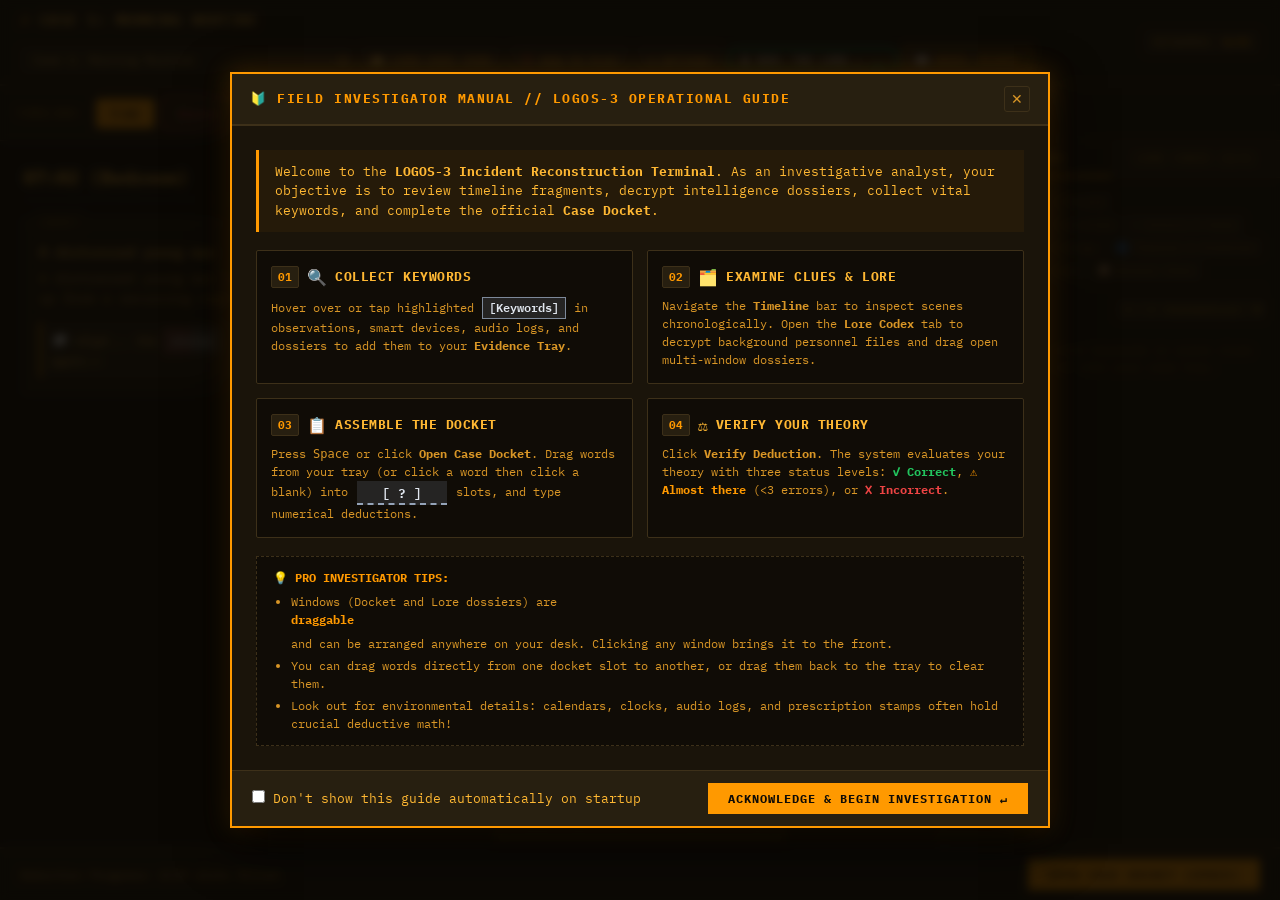
<file: reader/game.html>
<!DOCTYPE html>
<html lang="en">
<head>
    <meta charset="UTF-8">
    <meta http-equiv="Cache-Control" content="no-cache, no-store, must-revalidate">
    <meta http-equiv="Pragma" content="no-cache">
    <meta http-equiv="Expires" content="0">
    <meta name="viewport" content="width=device-width, initial-scale=1.0">
    <title>LOGOS-3 | Case Investigation Terminal</title>
    <!-- Google Fonts: Soviet / Slavic Typefaces & Monospace -->
    <link rel="preconnect" href="https://fonts.googleapis.com">
    <link rel="preconnect" href="https://fonts.gstatic.com" crossorigin>
    <link href="https://fonts.googleapis.com/css2?family=IBM+Plex+Mono:ital,wght@0,400;0,500;0,600;0,700;1,400&family=Inter:ital,wght@0,300;0,400;0,500;0,600;0,700;1,300;1,400;1,500;1,600;1,700&family=JetBrains+Mono:ital,wght@0,400;0,500;1,400;1,500&family=Lora:ital,wght@0,400;0,500;0,600;0,700;1,400;1,500;1,600;1,700&family=Merriweather:ital,wght@0,300;0,400;0,700;1,300;1,400&family=Outfit:ital,wght@0,400;0,600;0,700;0,800;1,400;1,600;1,700;1,800&family=PT+Mono&family=PT+Serif:ital,wght@0,400;0,700;1,400&display=swap" rel="stylesheet">
    <link rel="stylesheet" href="engine/deduction-engine.css?v=2.2">
    <link rel="stylesheet" href="engine/bgm-player.css?v=2.2">
</head>
<body class="theme-soviet-amber">

    <!-- Top Application Bar -->
    <header>
        <div class="header-left">
            <div class="header-title">
                <span style="color: var(--accent);">☭</span>
                <span id="header-case-title">LOGOS-3 CASE TERMINAL</span>
            </div>
            
            <!-- Case Selection Controls -->
            <div class="header-controls">
                <select id="case-selector" class="case-select-dropdown" title="Select pre-installed case">
                    <option value="cases/chapter_01_morning_routine.json">Case 1: Morning Routine</option>
                    <option value="cases/chapter_01_award_ceremony.json">Case 2: The Conferral Ceremony</option>
                    <option value="cases/chapter_01_the_man_on_the_news.json">Case 3: The Man on the News</option>
                </select>

                <label class="engine-btn" title="Open any custom case .json file from your computer">
                    <input type="file" id="case-file-input" accept=".json" style="display: none;">
                    📂 Load Case JSON
                </label>

                <button class="engine-btn" id="tutorial-btn" onclick="window.gameEngine.openTutorial()" title="Open Investigator Field Manual & Tutorial">
                    ❓ How to Play
                </button>

                <button class="engine-btn" id="game-settings-btn" onclick="window.gameEngine.openSettings()" title="Terminal Display & Theme Options">
                    ⚙️ Options
                </button>

                <button id="bgm-header-widget" class="engine-btn bgm-header-widget" aria-label="Open BGM Audio Deck" title="Toggle Music (M) / Tape Deck (Shift+M)">
                    <span class="bgm-mini-play-btn">▶</span>
                    <span class="bgm-mini-track-label">BGM: Ambient</span>
                    <div class="bgm-mini-eq">
                        <span></span><span></span><span></span>
                    </div>
                </button>

                <a href="index.html?v=2.2" class="engine-btn" style="text-decoration: none; color: var(--accent); border-color: var(--accent);" title="Return to Novel Reader">
                    📖 Novel Reader
                </a>
            </div>
        </div>

        <div class="header-status">
            KEYWORDS: <span id="kw-count" style="color: var(--accent); font-weight: 700;">0/0</span>
        </div>
    </header>

    <!-- Timeline Navigation Bar -->
    <nav class="timeline-bar">
        <span class="timeline-label">TIMELINE:</span>
        <div class="timeline-scroll-wrap" id="timeline-scroll-wrap">
            <div id="timeline-buttons" class="timeline-buttons">
                <!-- Rendered dynamically by DeductionEngine -->
            </div>
        </div>
    </nav>

    <!-- Main Workspace -->
    <div class="workspace">
        
        <!-- Center Stage: Scene Clues & Formatted Artifacts -->
        <main class="scene-container" id="scene-container">
            <!-- Rendered dynamically by DeductionEngine -->
        </main>

        <!-- Right Sidebar: Keyword Tray & Lore Archive -->
        <aside class="sidebar">
            <div class="sidebar-tabs">
                <button class="sidebar-tab-btn active" id="tab-words-btn" onclick="switchSidebarTab('words')">
                    Tray Words
                </button>
                <button class="sidebar-tab-btn" id="tab-lore-btn" onclick="switchSidebarTab('lore')">
                    Lore Codex (<span id="lore-count">0/0</span>)
                </button>
            </div>

            <!-- Words Tray Tab -->
            <div class="sidebar-content" id="sidebar-words">
                <!-- Granular Tag Filter Chips Bar -->
                <div class="filter-bar" id="filter-chips-bar">
                    <!-- Rendered dynamically by DeductionEngine -->
                </div>

                <!-- Sort Control -->
                <div class="sort-bar">
                    <span>SORT ORDER:</span>
                    <select class="sort-select" id="sort-select" onchange="window.gameEngine.setKeywordSort(this.value)">
                        <option value="alpha-asc">A → Z (Alphabetical)</option>
                        <option value="alpha-desc">Z → A (Reverse)</option>
                        <option value="category">Categorized Grouping</option>
                    </select>
                </div>

                <!-- Word Tray Grid -->
                <div class="tray-grid" id="tray-grid">
                    <!-- Words rendered dynamically -->
                </div>
            </div>

            <!-- Lore Codex Tab -->
            <div class="sidebar-content" id="sidebar-lore" style="display: none;">
                <div style="font-size: 11px; color: var(--text-tertiary); margin-bottom: 6px;">
                    State dossiers and institutional archives decrypted by keyword discovery. Click an unlocked file to open its pop-up document window.
                </div>
                <div id="lore-list" style="display: flex; flex-direction: column; gap: 8px;">
                    <!-- Lore cards rendered dynamically -->
                </div>
            </div>
        </aside>

    </div>

    <!-- Draggable Multi-Lore Windows Container -->
    <div id="lore-windows-container"></div>

    <!-- Bottom Deduction Bar -->
    <div class="docket-toggle-bar">
        <div style="color: var(--text-secondary); font-size: 12px;">
            <span id="progress-text">Deduction Progress: 0/0 slots filled</span>
        </div>
        <button class="open-docket-btn" onclick="window.gameEngine.openDocket()">Open Case Docket (Space)</button>
    </div>

    <!-- Onboarding / How to Play Modal -->
    <div id="tutorial-modal" class="hidden">
        <div class="tutorial-paper">
            <div class="tutorial-header">
                <div class="tutorial-title">🔰 FIELD INVESTIGATOR MANUAL // LOGOS-3 OPERATIONAL GUIDE</div>
                <button onclick="window.gameEngine.closeTutorial()" class="modal-close-btn" title="Close manual">✕</button>
            </div>
            <div class="tutorial-body">
                <div class="tutorial-intro">
                    Welcome to the <strong>LOGOS-3 Incident Reconstruction Terminal</strong>. As an investigative analyst, your objective is to review timeline fragments, decrypt intelligence dossiers, collect vital keywords, and complete the official <strong>Case Docket</strong>.
                </div>

                <div class="tutorial-steps-grid">
                    <div class="tutorial-card">
                        <div class="tutorial-card-header">
                            <span class="tutorial-step-num">01</span>
                            <span class="tutorial-card-icon">🔍</span>
                            <span class="tutorial-card-title">Collect Keywords</span>
                        </div>
                        <p>Hover over or tap highlighted <span class="kw" style="display:inline-block; padding: 1px 6px;">[Keywords]</span> in observations, smart devices, audio logs, and dossiers to add them to your <strong>Evidence Tray</strong>.</p>
                    </div>

                    <div class="tutorial-card">
                        <div class="tutorial-card-header">
                            <span class="tutorial-step-num">02</span>
                            <span class="tutorial-card-icon">🗂️</span>
                            <span class="tutorial-card-title">Examine Clues & Lore</span>
                        </div>
                        <p>Navigate the <strong>Timeline</strong> bar to inspect scenes chronologically. Open the <strong>Lore Codex</strong> tab to decrypt background personnel files and drag open multi-window dossiers.</p>
                    </div>

                    <div class="tutorial-card">
                        <div class="tutorial-card-header">
                            <span class="tutorial-step-num">03</span>
                            <span class="tutorial-card-icon">📋</span>
                            <span class="tutorial-card-title">Assemble the Docket</span>
                        </div>
                        <p>Press <kbd>Space</kbd> or click <strong>Open Case Docket</strong>. Drag words from your tray (or click a word then click a blank) into <span class="slot" style="display:inline-block; padding: 1px 6px;">[ ? ]</span> slots, and type numerical deductions.</p>
                    </div>

                    <div class="tutorial-card">
                        <div class="tutorial-card-header">
                            <span class="tutorial-step-num">04</span>
                            <span class="tutorial-card-icon">⚖️</span>
                            <span class="tutorial-card-title">Verify Your Theory</span>
                        </div>
                        <p>Click <strong>Verify Deduction</strong>. The system evaluates your theory with three status levels: <strong style="color:var(--success);">✓ Correct</strong>, <strong style="color:var(--accent);">⚠️ Almost there</strong> (&lt;3 errors), or <strong style="color:var(--danger);">❌ Incorrect</strong>.</p>
                    </div>
                </div>

                <div class="tutorial-tips-box">
                    <strong>💡 PRO INVESTIGATOR TIPS:</strong>
                    <ul>
                        <li>Windows (Docket and Lore dossiers) are <strong>draggable</strong> and can be arranged anywhere on your desk. Clicking any window brings it to the front.</li>
                        <li>You can drag words directly from one docket slot to another, or drag them back to the tray to clear them.</li>
                        <li>Look out for environmental details: calendars, clocks, audio logs, and prescription stamps often hold crucial deductive math!</li>
                    </ul>
                </div>
            </div>

            <div class="tutorial-footer">
                <label class="tutorial-checkbox-label">
                    <input type="checkbox" id="tutorial-dont-show">
                    <span>Don't show this guide automatically on startup</span>
                </label>
                <button onclick="window.gameEngine.closeTutorial()" class="open-docket-btn" style="background: var(--accent); color: var(--bg-primary); font-weight: 700;">
                    Acknowledge & Begin Investigation ↵
                </button>
            </div>
        </div>
    </div>

    <!-- Deduction Docket Modal -->
    <div id="docket-modal" class="hidden">
        <div class="docket-paper">
            <div class="docket-header">
                <div class="docket-title" id="docket-title-text">📋 OFFICIAL INVESTIGATION DOCKET</div>
                <div class="docket-window-actions">
                    <button id="docket-expand-btn" class="docket-action-btn" title="Toggle Maximize / Restore" onclick="window.gameEngine.toggleDocketExpand()">⤢</button>
                    <button onclick="window.gameEngine.closeDocket()" class="docket-action-btn" title="Close Docket">✕</button>
                </div>
            </div>
            <div class="docket-body-container" id="docket-body-container">
                <div class="docket-body" id="docket-body-content">
                    <!-- Template and slots rendered dynamically from case data -->
                </div>
            </div>
            <div class="docket-footer">
                <div class="docket-footer-left">
                    <button onclick="window.gameEngine.clearDocket()" class="time-btn" title="Clear only docket slots">Clear Slots</button>
                    <button onclick="window.gameEngine.resetCaseProgress()" class="time-btn" title="Reset all keywords, lore dossiers, and progress for this case">Restart Case ↺</button>
                </div>
                <button onclick="window.gameEngine.verifyDocket()" class="open-docket-btn docket-verify-btn" style="background: var(--success); color: var(--bg-primary);">Verify Deduction ↵</button>
            </div>
            <div class="docket-resize-handle" title="Drag to resize docket"></div>
        </div>
    </div>

    <!-- Toast Notifications & Mobile Touch Ghost -->
    <div id="toast"></div>
    <div id="touch-drag-ghost"></div>

    <!-- Slot Autocomplete Suggestion Dropdown Popover -->
    <div id="slot-picker-popover" class="slot-picker-popover hidden">
        <div class="slot-picker-search-row">
            <span class="slot-picker-icon">🔍</span>
            <span id="slot-picker-constraint-badge" class="slot-picker-constraint-badge" style="display: none;"></span>
            <input type="text" id="slot-picker-input" class="slot-picker-input" placeholder="Search keywords..." autocomplete="off" autocorrect="off" autocapitalize="off" spellcheck="false">
            <button type="button" id="slot-picker-clear-btn" class="slot-picker-clear-btn" onclick="window.gameEngine.clearActiveSlot()" title="Clear this slot">✕ Clear</button>
            <button type="button" id="slot-picker-close-btn" class="slot-picker-close-btn" onclick="window.gameEngine.closeSlotPicker()" title="Close">✕</button>
        </div>
        <div class="slot-picker-list" id="slot-picker-list">
            <!-- Dynamically populated -->
        </div>
    </div>

    <!-- Case Victory / Novel Chapter Unlocked Modal -->
    <div id="victory-modal" class="hidden">
        <div class="victory-paper">
            <div class="victory-header">
                <div class="victory-header-left">
                    <span class="victory-soviet-star">☭</span>
                    <span class="victory-header-tag">MVD COGNITIVE VERIFICATION // CASE SOLVED</span>
                </div>
                <button onclick="window.gameEngine.closeVictoryModal()" class="modal-close-btn" title="Close">✕</button>
            </div>
            <div class="victory-body">
                <div class="victory-stamp">✓ VERIFIED</div>
                <h2 class="victory-title">DEDUCTION HYPOTHESIS CONFIRMED</h2>
                <p class="victory-message" id="victory-message-text">
                    All case parameters have been verified. Chapter 1: The ROVD has been unlocked in the Novel Reader!
                </p>
                <div class="victory-unlocked-card">
                    <div class="unlocked-card-header">
                        <span>📖 NOVEL CHAPTER UNLOCKED</span>
                        <span class="unlocked-badge">READY TO READ</span>
                    </div>
                    <div class="unlocked-card-title">Chapter 1: The ROVD (The Weight of Unfallen Snow)</div>
                    <p class="unlocked-card-desc">Proceed to the Novel Reader to continue reading the story.</p>
                </div>
            </div>
            <div class="victory-footer">
                <button onclick="window.gameEngine.closeVictoryModal()" class="time-btn" style="padding: 10px 16px;">
                    Stay in Terminal
                </button>
                <a id="victory-read-btn" href="index.html?file=content/27601e10419ce.nwd" class="open-docket-btn" style="background: var(--success); color: var(--bg-primary); text-decoration: none; display: inline-flex; align-items: center; gap: 8px; font-weight: 700;">
                    📖 Read Chapter 1 in Novel Reader ↵
                </a>
            </div>
        </div>
    </div>

    <!-- Game Display & Theme Settings Modal -->
    <div id="game-settings-modal" class="hidden">
        <div class="game-settings-dialog">
            <div class="game-settings-header">
                <div class="game-settings-header-title">
                    <span style="color: var(--accent);">☭</span>
                    <span>LOGOS-3 // DISPLAY & THEME CONFIG</span>
                </div>
                <button onclick="window.gameEngine.closeSettings()" class="modal-close-btn" title="Close Settings">✕</button>
            </div>
            
            <div class="game-settings-body">
                <!-- Color Theme Grid -->
                <div class="game-settings-section">
                    <div class="game-settings-label">COLOR THEME</div>
                    <div class="game-theme-grid">
                        <button class="game-theme-card active" data-theme="soviet-amber">
                            <span class="game-theme-swatch" style="background: #100c06; border-color: #ff9900;"></span>
                            <span class="game-theme-card-name">Amber CRT</span>
                        </button>
                        <button class="game-theme-card" data-theme="soviet-emerald">
                            <span class="game-theme-swatch" style="background: #051008; border-color: #00ff66;"></span>
                            <span class="game-theme-card-name">Phosphor</span>
                        </button>
                        <button class="game-theme-card" data-theme="arctic">
                            <span class="game-theme-swatch" style="background: #181d24; border-color: #38bdf8;"></span>
                            <span class="game-theme-card-name">Taiga Frost</span>
                        </button>
                        <button class="game-theme-card" data-theme="gosplan">
                            <span class="game-theme-swatch" style="background: #f5eedb; border-color: #b91c1c;"></span>
                            <span class="game-theme-card-name">Gosplan Paper</span>
                        </button>
                        <button class="game-theme-card" data-theme="monochrome">
                            <span class="game-theme-swatch" style="background: #0d0d0d; border-color: #ffffff;"></span>
                            <span class="game-theme-card-name">Monochrome</span>
                        </button>
                    </div>
                </div>

                <!-- Font Size Slider -->
                <div class="game-settings-section">
                    <div class="game-slider-header">
                        <label for="game-font-size-slider">WORKSPACE TEXT SIZE</label>
                        <span id="game-font-size-val" class="game-slider-val">13px</span>
                    </div>
                    <input type="range" id="game-font-size-slider" min="11" max="20" step="1" value="13" class="game-range-input">
                </div>

                <!-- Line Spacing Slider -->
                <div class="game-settings-section">
                    <div class="game-slider-header">
                        <label for="game-line-height-slider">LINE SPACING</label>
                        <span id="game-line-height-val" class="game-slider-val">1.5</span>
                    </div>
                    <input type="range" id="game-line-height-slider" min="1.2" max="2.0" step="0.1" value="1.5" class="game-range-input">
                </div>

                <!-- Typography Family -->
                <div class="game-settings-section">
                    <label class="game-settings-label" for="game-font-family-select">TYPOGRAPHY</label>
                    <select id="game-font-family-select" class="game-settings-select">
                        <option value="'IBM Plex Mono', monospace">IBM Plex Mono (Soviet Terminal)</option>
                        <option value="'JetBrains Mono', monospace">JetBrains Mono (Code Monospace)</option>
                        <option value="'Inter', sans-serif">Inter (Clean System Sans)</option>
                        <option value="'Outfit', sans-serif">Outfit (Modern Dystopian)</option>
                        <option value="'Lora', Georgia, serif">Lora (Literary Dossier Serif)</option>
                        <option value="'PT Serif', Georgia, serif">PT Serif (Official State Slavic Serif)</option>
                    </select>
                </div>

                <!-- Display Glass & Hardware Profile Section -->
                <div class="game-settings-section">
                    <div class="game-settings-label">DISPLAY GLASS & HARDWARE PROFILE</div>
                    <div class="game-display-profile-grid">
                        <button type="button" class="game-profile-card active" data-profile="clean">
                            <span class="game-profile-icon">🔲</span>
                            <span class="game-profile-name">Clean Glass</span>
                        </button>
                        <button type="button" class="game-profile-card" data-profile="mesh">
                            <span class="game-profile-icon">🛡️</span>
                            <span class="game-profile-name">Tactical Mesh</span>
                        </button>
                        <button type="button" class="game-profile-card" data-profile="plasma">
                            <span class="game-profile-icon">⚡</span>
                            <span class="game-profile-name">Plasma Grid</span>
                        </button>
                        <button type="button" class="game-profile-card" data-profile="epaper">
                            <span class="game-profile-icon">📄</span>
                            <span class="game-profile-name">E-Paper Slate</span>
                        </button>
                        <button type="button" class="game-profile-card" data-profile="microfiche">
                            <span class="game-profile-icon">🗂️</span>
                            <span class="game-profile-name">Microfiche</span>
                        </button>
                        <button type="button" class="game-profile-card" data-profile="frost">
                            <span class="game-profile-icon">❄️</span>
                            <span class="game-profile-name">Arctic Frost</span>
                        </button>
                        <button type="button" class="game-profile-card" data-profile="crt">
                            <span class="game-profile-icon">📺</span>
                            <span class="game-profile-name">CRT Beam</span>
                        </button>
                    </div>

                    <!-- Profile Adjustment Controls -->
                    <div id="game-profile-controls" style="margin-top: 8px; display: none; flex-direction: column; gap: 8px;">
                        <div>
                            <div class="game-slider-header">
                                <label for="game-display-intensity-slider">EFFECT INTENSITY</label>
                                <span id="game-display-intensity-val" class="game-slider-val">65%</span>
                            </div>
                            <input type="range" id="game-display-intensity-slider" min="15" max="100" step="5" value="65" class="game-range-input">
                        </div>

                        <div id="game-display-speed-row" style="display: none;">
                            <div class="game-slider-header">
                                <label for="game-display-speed-slider">MOTION SPEED</label>
                                <span id="game-display-speed-val" class="game-slider-val">Normal (7s)</span>
                            </div>
                            <input type="range" id="game-display-speed-slider" min="0" max="4" step="1" value="2" class="game-range-input">
                            <div style="display: flex; justify-content: space-between; font-size: 9px; color: var(--text-tertiary); margin-top: 2px;">
                                <span>Static</span>
                                <span>Slow</span>
                                <span>Normal</span>
                                <span>Fast</span>
                                <span>Rapid</span>
                            </div>
                        </div>
                    </div>
                </div>

                <!-- Tactile Mechanical Sound Effects (SFX) -->
                <div class="game-settings-section">
                    <label class="game-toggle-container">
                        <span>TACTILE MECHANICAL SFX</span>
                        <input type="checkbox" id="game-sfx-toggle" checked>
                    </label>
                    <div class="game-slider-header" style="margin-top: 4px;">
                        <label for="game-sfx-vol-slider">SFX VOLUME</label>
                        <span id="game-sfx-vol-val" class="game-slider-val">45%</span>
                    </div>
                    <input type="range" id="game-sfx-vol-slider" min="0" max="100" step="5" value="45" class="game-range-input">
                </div>
            </div>
            
            <div class="game-settings-footer">
                <button onclick="window.gameEngine.resetDisplaySettings()" class="time-btn" style="padding: 6px 12px; font-size: 11px;">
                    ↺ Reset Defaults
                </button>
                <button onclick="window.gameEngine.closeSettings()" class="open-docket-btn" style="padding: 6px 16px; font-size: 11px;">
                    Done ↵
                </button>
            </div>
        </div>
    </div>

    <!-- Sidebar Tab Switcher Helper -->
    <script>
        function switchSidebarTab(tab) {
            document.getElementById('tab-words-btn').classList.toggle('active', tab === 'words');
            document.getElementById('tab-lore-btn').classList.toggle('active', tab === 'lore');
            document.getElementById('sidebar-words').style.display = tab === 'words' ? 'flex' : 'none';
            document.getElementById('sidebar-lore').style.display = tab === 'lore' ? 'flex' : 'none';
        }
    </script>

    <!-- Tactile Sound Effects Engine -->
    <script src="engine/sfx.js?v=2.2"></script>

    <!-- Background Music Player -->
    <script src="engine/bgm-player.js?v=2.2"></script>

    <!-- Core Deduction Engine -->
    <script src="engine/deduction-engine.js?v=2.2"></script>

    <!-- Initialize Game Engine -->
    <script>
        window.addEventListener('DOMContentLoaded', () => {
            window.gameEngine = new DeductionEngine();
            window.gameEngine.init();
        });
    </script>
</body>
</html>
</file>
<file: editor/editor.css>
/* ==========================================================================
   LOGOS-3 CASE AUTHORING TERMINAL & MAKER - STYLESHEET
   ========================================================================== */

:root {
    --bg-primary: #0a0804;
    --bg-secondary: #141008;
    --bg-tertiary: #1f180c;
    --border-color: #382c14;
    --border-highlight: #ffb000;
    --text-primary: #f5eedb;
    --text-secondary: #c4b693;
    --text-tertiary: #7c6f4c;
    --text-dim: #7c6f4c;
    --accent: #ffb000;
    --accent-glow: rgba(255, 176, 0, 0.25);
    --danger: #ef4444;
    --success: #22c55e;
    --warning: #f59e0b;
    --info: #38bdf8;
    --font-mono: 'IBM Plex Mono', 'JetBrains Mono', monospace;
    --font-sans: 'Inter', system-ui, sans-serif;
}

* {
    box-sizing: border-box;
    margin: 0;
    padding: 0;
}

body {
    background-color: var(--bg-primary);
    color: var(--text-primary);
    font-family: var(--font-mono);
    font-size: 13px;
    line-height: 1.5;
    height: 100vh;
    display: flex;
    flex-direction: column;
    overflow: hidden;
    user-select: text;
}

/* Header */
header {
    background: var(--bg-secondary);
    border-bottom: 2px solid var(--border-color);
    padding: 8px 16px;
    display: flex;
    justify-content: space-between;
    align-items: center;
    gap: 12px;
    flex-shrink: 0;
}

.header-brand {
    display: flex;
    align-items: center;
    gap: 10px;
    font-weight: 700;
    font-size: 14px;
    letter-spacing: 1px;
    color: var(--accent);
}

.header-actions {
    display: flex;
    align-items: center;
    gap: 8px;
    flex-wrap: wrap;
}

/* Base Buttons & Inputs */
.btn {
    background: var(--bg-tertiary);
    color: var(--text-primary);
    border: 1px solid var(--border-color);
    padding: 5px 10px;
    font-family: var(--font-mono);
    font-size: 12px;
    cursor: pointer;
    display: inline-flex;
    align-items: center;
    gap: 6px;
    transition: all 0.15s ease;
    border-radius: 2px;
}

.btn:hover {
    border-color: var(--accent);
    color: var(--accent);
    background: var(--bg-secondary);
}

.btn-primary {
    background: var(--accent);
    color: var(--bg-primary) !important;
    font-weight: 700;
    border-color: var(--accent);
}

.btn-primary:hover {
    filter: brightness(1.15);
    background: var(--accent);
}

.btn-danger {
    border-color: var(--danger);
    color: var(--danger);
}

.btn-danger:hover {
    background: var(--danger);
    color: #ffffff !important;
}

.btn-sm {
    padding: 3px 6px;
    font-size: 11px;
}

select, input[type="text"], input[type="number"], textarea {
    background: var(--bg-tertiary);
    border: 1px solid var(--border-color);
    color: var(--text-primary);
    font-family: var(--font-mono);
    font-size: 12px;
    padding: 6px 8px;
    border-radius: 2px;
    outline: none;
    transition: border-color 0.15s;
    width: 100%;
}

textarea {
    resize: vertical;
    min-height: 50px;
}

select:focus, input[type="text"]:focus, input[type="number"]:focus, textarea:focus {
    border-color: var(--accent);
    box-shadow: 0 0 5px var(--accent-glow);
}

/* Layout App Container */
.app-container {
    display: flex;
    flex: 1;
    overflow: hidden;
}

/* Left Sidebar Navigation */
.editor-sidebar {
    width: 220px;
    background: var(--bg-secondary);
    border-right: 1px solid var(--border-color);
    display: flex;
    flex-direction: column;
    flex-shrink: 0;
}

.nav-tab-list {
    display: flex;
    flex-direction: column;
    list-style: none;
    padding: 8px 0;
    gap: 2px;
}

.nav-tab-category {
    padding: 10px 16px 4px 16px;
    font-size: 10px;
    font-weight: 800;
    text-transform: uppercase;
    letter-spacing: 1px;
    color: var(--text-tertiary);
    display: flex;
    align-items: center;
    gap: 6px;
    user-select: none;
}

.nav-tab-category:not(:first-child) {
    margin-top: 10px;
    border-top: 1px solid var(--border-color);
    padding-top: 12px;
}

.nav-tab-item {
    padding: 10px 16px;
    cursor: pointer;
    display: flex;
    align-items: center;
    gap: 10px;
    font-size: 12px;
    color: var(--text-secondary);
    border-left: 3px solid transparent;
    transition: all 0.15s;
    user-select: none;
}

.nav-tab-item:hover {
    background: var(--bg-tertiary);
    color: var(--text-primary);
}

.nav-tab-item.active {
    background: var(--bg-tertiary);
    color: var(--accent);
    border-left-color: var(--accent);
    font-weight: 700;
}

.nav-tab-badge {
    margin-left: auto;
    font-size: 10px;
    background: var(--border-color);
    padding: 1px 5px;
    border-radius: 10px;
    color: var(--text-tertiary);
}

.nav-tab-item.active .nav-tab-badge {
    background: var(--accent);
    color: var(--bg-primary);
    font-weight: 700;
}

/* Workspace Central Area */
.editor-workspace {
    flex: 1;
    background: var(--bg-primary);
    overflow-y: auto;
    padding: 20px;
    display: flex;
    flex-direction: column;
    gap: 16px;
}

/* Card Sections */
.form-section {
    background: var(--bg-secondary);
    border: 1px solid var(--border-color);
    border-radius: 3px;
    padding: 16px;
    display: flex;
    flex-direction: column;
    gap: 12px;
}

.form-section-title {
    font-size: 13px;
    font-weight: 700;
    color: var(--accent);
    text-transform: uppercase;
    letter-spacing: 1px;
    display: flex;
    justify-content: space-between;
    align-items: center;
    border-bottom: 1px solid var(--border-color);
    padding-bottom: 8px;
}

.form-row {
    display: flex;
    flex-direction: column;
    gap: 4px;
}

.form-row-horizontal {
    display: grid;
    grid-template-columns: repeat(auto-fit, minmax(200px, 1fr));
    gap: 12px;
}

.form-label {
    font-size: 11px;
    text-transform: uppercase;
    color: var(--text-tertiary);
    font-weight: 600;
    letter-spacing: 0.5px;
}

.form-help {
    font-size: 11px;
    color: var(--text-tertiary);
    line-height: 1.4;
}

/* Timeline & Clues Builder */
.timeline-card {
    background: var(--bg-tertiary);
    border: 1px solid var(--border-color);
    border-left: 4px solid var(--accent);
    padding: 12px;
    display: flex;
    flex-direction: column;
    gap: 10px;
    border-radius: 2px;
}

.timeline-header {
    display: flex;
    justify-content: space-between;
    align-items: center;
    gap: 8px;
}

.clue-list {
    display: flex;
    flex-direction: column;
    gap: 8px;
    padding-left: 8px;
    border-left: 1px dashed var(--border-color);
}

.clue-item-card {
    background: var(--bg-secondary);
    border: 1px solid var(--border-color);
    padding: 10px;
    border-radius: 2px;
    display: flex;
    flex-direction: column;
    gap: 8px;
}

.clue-type-badge {
    font-size: 10px;
    padding: 2px 6px;
    background: var(--bg-tertiary);
    border: 1px solid var(--border-color);
    color: var(--accent);
    text-transform: uppercase;
    font-weight: 700;
    width: fit-content;
}

/* Category Manager Grid */
.category-grid {
    display: grid;
    grid-template-columns: repeat(auto-fill, minmax(260px, 1fr));
    gap: 12px;
}

.category-card {
    background: var(--bg-tertiary);
    border: 1px solid var(--border-color);
    padding: 12px;
    display: flex;
    flex-direction: column;
    gap: 8px;
    border-radius: 3px;
    border-left: 4px solid var(--accent);
    transition: all 0.15s;
}

.category-card:hover {
    border-color: var(--accent);
}

.category-preview-badge {
    display: inline-flex;
    align-items: center;
    gap: 6px;
    padding: 4px 8px;
    border-radius: 3px;
    font-size: 11px;
    font-weight: 700;
    width: fit-content;
}

.color-input-wrapper {
    display: flex;
    align-items: center;
    gap: 8px;
}

.color-picker-native {
    -webkit-appearance: none;
    -moz-appearance: none;
    appearance: none;
    width: 32px;
    height: 28px;
    background-color: transparent;
    border: 1px solid var(--border-color);
    cursor: pointer;
    border-radius: 2px;
    padding: 0;
}

.color-picker-native::-webkit-color-swatch {
    border-radius: 2px;
    border: none;
}

/* Keyword & Chips Grid */
.keywords-grid {
    display: grid;
    grid-template-columns: repeat(auto-fill, minmax(280px, 1fr));
    gap: 12px;
}

.keyword-card {
    background: var(--bg-tertiary);
    border: 1px solid var(--border-color);
    padding: 10px;
    display: flex;
    flex-direction: column;
    gap: 8px;
    border-radius: 2px;
    transition: border-color 0.15s;
}

.keyword-card:hover {
    border-color: var(--accent);
}

.category-chips-group {
    display: flex;
    flex-wrap: wrap;
    gap: 4px;
}

.cat-chip {
    font-size: 10px;
    padding: 2px 6px;
    border-radius: 2px;
    border: 1px solid var(--border-color);
    background: var(--bg-secondary);
    color: var(--text-secondary);
    cursor: pointer;
    user-select: none;
    transition: all 0.1s;
}

.cat-chip.active {
    font-weight: 700;
    border-color: var(--accent);
    color: var(--accent);
    background: var(--accent-glow);
}

/* Docket Visual Tokenized Editor */
.docket-visual-editor {
    background: rgba(0, 0, 0, 0.45);
    border: 1px solid var(--border-color);
    border-radius: 4px;
    padding: 14px 16px;
    font-family: var(--font-mono);
    font-size: 13px;
    line-height: 2.2;
    min-height: 140px;
    max-height: 380px;
    overflow-y: auto;
    color: var(--text-primary);
    outline: none;
    transition: border-color 0.2s, box-shadow 0.2s;
    user-select: text;
    white-space: pre-wrap;
    word-break: break-word;
}

.docket-visual-editor:focus {
    border-color: var(--accent);
    box-shadow: 0 0 0 1px var(--accent-glow);
}

.docket-visual-editor:empty:before {
    content: attr(data-placeholder);
    color: var(--text-tertiary);
    font-style: italic;
    pointer-events: none;
}

/* Interactive Docket Slot Tokens */
.docket-slot-token {
    display: inline-flex;
    align-items: center;
    gap: 6px;
    padding: 2px 8px;
    margin: 0 3px;
    border-radius: 4px;
    border: 1px solid var(--accent);
    background: rgba(229, 169, 60, 0.15);
    color: var(--accent);
    font-size: 11px;
    font-weight: 700;
    line-height: 1.4;
    cursor: pointer;
    user-select: none;
    vertical-align: baseline;
    transition: all 0.15s ease;
    box-shadow: 0 1px 3px rgba(0, 0, 0, 0.3);
}

.docket-slot-token:hover {
    transform: translateY(-1px);
    box-shadow: 0 4px 10px rgba(0, 0, 0, 0.5);
    filter: brightness(1.2);
}

.docket-slot-token.dragging {
    opacity: 0.35;
    transform: scale(0.95);
}

.docket-slot-token .token-icon {
    font-size: 12px;
}

.docket-slot-token .token-text {
    font-family: var(--font-sans);
    font-size: 11px;
    font-weight: 700;
    letter-spacing: 0.2px;
}

.docket-slot-token .token-id {
    font-family: var(--font-mono);
    letter-spacing: 0.5px;
}

.docket-slot-token .token-badge {
    font-size: 10px;
    font-weight: 600;
    opacity: 0.85;
    background: rgba(0, 0, 0, 0.35);
    padding: 1px 4px;
    border-radius: 2px;
    border: 1px solid rgba(255, 255, 255, 0.1);
}

.docket-slot-token.token-num {
    border-color: #f59e0b;
    background: rgba(245, 158, 11, 0.15);
    color: #f59e0b;
}

/* Multi-Answer Slot Chips */
.slot-ans-container {
    display: flex;
    flex-wrap: wrap;
    gap: 6px;
    align-items: center;
}

.slot-ans-chip {
    display: inline-flex;
    align-items: center;
    gap: 6px;
    padding: 2px 7px;
    background: rgba(229, 169, 60, 0.15);
    border: 1px solid var(--accent);
    color: var(--accent);
    border-radius: 4px;
    font-size: 11px;
    font-family: var(--font-mono);
    font-weight: 700;
    line-height: 1.3;
}

.slot-ans-chip .chip-del-btn {
    cursor: pointer;
    opacity: 0.65;
    margin-left: 2px;
    font-size: 11px;
    line-height: 1;
    font-weight: 700;
    transition: opacity 0.15s, color 0.15s;
}

.slot-ans-chip .chip-del-btn:hover {
    opacity: 1;
    color: var(--danger, #ef4444);
}

/* Docket Matrix Table */
.docket-matrix-table {
    width: 100%;
    border-collapse: collapse;
    font-size: 12px;
}

.docket-matrix-table th {
    text-align: left;
    padding: 8px;
    background: var(--bg-tertiary);
    border-bottom: 1px solid var(--border-color);
    color: var(--text-secondary);
    font-size: 11px;
    text-transform: uppercase;
}

.docket-matrix-table td {
    padding: 8px;
    border-bottom: 1px solid var(--border-color);
    vertical-align: middle;
}

/* Diagnostic Checklist */
.diagnostic-item {
    display: flex;
    align-items: center;
    gap: 10px;
    padding: 8px 12px;
    background: var(--bg-tertiary);
    border: 1px solid var(--border-color);
    border-radius: 2px;
    font-size: 12px;
}

.diagnostic-status-icon {
    font-size: 16px;
}

.diagnostic-item.pass {
    border-left: 3px solid var(--success);
}

.diagnostic-item.fail {
    border-left: 3px solid var(--danger);
    background: rgba(239, 68, 68, 0.08);
}

/* Modal Window */
.modal-overlay {
    position: fixed;
    top: 0;
    left: 0;
    right: 0;
    bottom: 0;
    background: rgba(0, 0, 0, 0.8);
    display: flex;
    justify-content: center;
    align-items: center;
    z-index: 1000;
    padding: 20px;
}

.modal-content {
    background: var(--bg-secondary);
    border: 2px solid var(--border-highlight);
    box-shadow: 0 0 20px var(--accent-glow);
    max-width: 650px;
    width: 100%;
    max-height: 85vh;
    display: flex;
    flex-direction: column;
    border-radius: 3px;
    overflow: hidden;
}

.modal-header {
    padding: 12px 16px;
    background: var(--bg-tertiary);
    border-bottom: 1px solid var(--border-color);
    font-weight: 700;
    color: var(--accent);
    display: flex;
    justify-content: space-between;
    align-items: center;
}

.modal-body {
    padding: 16px;
    overflow-y: auto;
    display: flex;
    flex-direction: column;
    gap: 12px;
}

.modal-footer {
    padding: 12px 16px;
    background: var(--bg-tertiary);
    border-top: 1px solid var(--border-color);
    display: flex;
    justify-content: flex-end;
    gap: 8px;
}

/* Keyword & Slot Highlights inside text */
.kw-pill {
    background: var(--bg-tertiary);
    border: 1px solid var(--accent);
    color: var(--accent);
    padding: 1px 4px;
    font-weight: 600;
    border-radius: 2px;
}

.slot-pill {
    background: var(--accent-glow);
    border: 1px dashed var(--accent);
    color: var(--accent);
    padding: 1px 4px;
    font-weight: 700;
    border-radius: 2px;
}

/* Toast Notifications */
#toast {
    position: fixed;
    bottom: 24px;
    right: 24px;
    background: var(--bg-tertiary);
    border: 1px solid var(--accent);
    color: var(--text-primary);
    padding: 10px 18px;
    font-size: 12px;
    box-shadow: 0 4px 15px rgba(0, 0, 0, 0.6);
    opacity: 0;
    pointer-events: none;
    transition: opacity 0.2s, transform 0.2s;
    transform: translateY(10px);
    z-index: 2000;
}

#toast.show {
    opacity: 1;
    transform: translateY(0);
}

/* Progression Graph & Interactive Node Canvas (Shader Graph Style) */
.progression-canvas-wrapper {
    position: relative;
    width: 100%;
    height: 580px;
    background-color: #0c0f14;
    background-image: 
        radial-gradient(circle, rgba(255, 255, 255, 0.12) 1.2px, transparent 1.2px),
        linear-gradient(to right, rgba(255, 255, 255, 0.02) 1px, transparent 1px),
        linear-gradient(to bottom, rgba(255, 255, 255, 0.02) 1px, transparent 1px);
    background-size: 24px 24px, 120px 120px, 120px 120px;
    border: 1px solid var(--border-color);
    border-radius: 6px;
    overflow: hidden;
    cursor: grab;
    user-select: none;
    transition: height 0.2s ease;
    margin-bottom: 20px;
}

.progression-canvas-wrapper:active {
    cursor: grabbing;
}

.progression-canvas-wrapper.canvas-expanded {
    height: 820px;
}

.progression-canvas-viewport {
    position: absolute;
    top: 0;
    left: 0;
    width: 10000px;
    height: 10000px;
    transform-origin: 0 0;
    pointer-events: none;
}

.progression-canvas-svg {
    position: absolute;
    top: 0;
    left: 0;
    width: 10000px;
    height: 10000px;
    overflow: visible;
    pointer-events: none;
}

.progression-canvas-nodes {
    position: absolute;
    top: 0;
    left: 0;
    width: 10000px;
    height: 10000px;
    pointer-events: none;
}

/* Canvas Node Card */
.canvas-node-card {
    position: absolute;
    width: 210px;
    padding: 10px 12px;
    background: #151921;
    border: 1px solid rgba(255, 255, 255, 0.14);
    border-radius: 6px;
    box-shadow: 0 6px 16px rgba(0, 0, 0, 0.6);
    display: flex;
    flex-direction: column;
    gap: 4px;
    transition: box-shadow 0.15s ease, border-color 0.15s ease;
    cursor: grab;
    pointer-events: auto;
    isolation: isolate;
    z-index: 1;
}

.canvas-node-card.is-dragging {
    z-index: 100 !important;
    cursor: grabbing !important;
    box-shadow: 0 14px 32px rgba(0, 0, 0, 0.9), 0 0 16px var(--accent-glow) !important;
    border-color: var(--accent) !important;
}

.canvas-node-header {
    display: flex;
    justify-content: space-between;
    align-items: center;
}

.canvas-node-delete-btn {
    opacity: 0.2;
    cursor: pointer;
    font-size: 14px;
    line-height: 1;
    color: var(--text-dim);
    transition: opacity 0.15s ease, color 0.15s ease, background-color 0.15s ease;
    padding: 1px 5px;
    border-radius: 3px;
}

.canvas-node-card:hover .canvas-node-delete-btn {
    opacity: 0.8;
}

.canvas-node-delete-btn:hover {
    opacity: 1;
    color: #fff;
    background: var(--danger);
}

.canvas-node-card:active {
    cursor: grabbing;
}

.canvas-node-card:hover {
    border-color: var(--accent);
    box-shadow: 0 8px 24px rgba(0, 0, 0, 0.8), 0 0 12px rgba(229, 169, 60, 0.25);
    z-index: 20;
}

.canvas-node-card.node-case {
    border-left: 4px solid var(--accent);
}

.canvas-node-card.node-chapter {
    border-left: 4px solid var(--success);
}

.canvas-node-card.active-case-node {
    border-color: var(--accent);
    box-shadow: 0 0 16px var(--accent-glow), 0 8px 24px rgba(0,0,0,0.8);
    background: #1c1d18;
    z-index: 5;
}

/* Input / Output Ports on Nodes */
.canvas-node-port-in,
.canvas-node-port-out {
    position: absolute;
    top: 50%;
    transform: translateY(-50%);
    width: 12px;
    height: 12px;
    border-radius: 50%;
    background: #1e293b;
    border: 2px solid #64748b;
    box-shadow: 0 0 4px rgba(0, 0, 0, 0.8);
    cursor: crosshair;
    transition: transform 0.15s ease, background-color 0.15s ease, border-color 0.15s ease;
    z-index: 5;
}

.canvas-node-port-in::after,
.canvas-node-port-out::after {
    content: '';
    position: absolute;
    top: -8px;
    left: -8px;
    right: -8px;
    bottom: -8px;
    border-radius: 50%;
    cursor: crosshair;
}

.canvas-node-port-in:hover,
.canvas-node-port-out:hover {
    transform: translateY(-50%) scale(1.4);
    border-color: #fff;
    box-shadow: 0 0 8px #fff;
}

.canvas-node-port-in {
    left: -6px;
}

.canvas-node-port-out {
    right: -6px;
}

.node-case .canvas-node-port-out,
.node-case .canvas-node-port-in {
    border-color: var(--accent);
    background: #291e0a;
}

.node-chapter .canvas-node-port-out,
.node-chapter .canvas-node-port-in {
    border-color: var(--success);
    background: #092615;
}

.canvas-node-tag {
    font-size: 9px;
    text-transform: uppercase;
    letter-spacing: 0.8px;
    font-weight: 800;
}

.node-case .canvas-node-tag {
    color: var(--accent);
}

.node-chapter .canvas-node-tag {
    color: var(--success);
}

.canvas-node-title {
    font-size: 12px;
    font-weight: 700;
    color: #f1f5f9;
    white-space: nowrap;
    overflow: hidden;
    text-overflow: ellipsis;
}

.canvas-node-sub {
    font-size: 10px;
    color: #64748b;
    font-family: monospace;
    white-space: nowrap;
    overflow: hidden;
    text-overflow: ellipsis;
}

/* Bezier Wire Connections */
.canvas-wire-group {
    cursor: pointer;
    pointer-events: stroke;
}

.canvas-wire-hitbox {
    fill: none;
    stroke: transparent;
    stroke-width: 18;
    stroke-linecap: round;
    pointer-events: stroke;
    cursor: pointer;
}

.canvas-wire {
    fill: none;
    stroke: rgba(148, 163, 184, 0.45);
    stroke-width: 2.5;
    stroke-linecap: round;
    transition: stroke 0.15s ease, stroke-width 0.15s ease, filter 0.15s ease;
    pointer-events: stroke;
}

.canvas-wire-group:hover .canvas-wire,
.canvas-wire:hover {
    stroke: var(--danger) !important;
    stroke-width: 4.5 !important;
    filter: drop-shadow(0 0 6px rgba(239, 68, 68, 0.8)) !important;
    cursor: pointer;
}

.canvas-wire.wire-from-case {
    stroke: rgba(229, 169, 60, 0.65);
}

.canvas-wire.wire-from-chapter {
    stroke: rgba(74, 222, 128, 0.65);
}

.canvas-wire.active-wire {
    stroke: var(--accent);
    stroke-width: 3.5;
    filter: drop-shadow(0 0 6px var(--accent));
}

.canvas-wire.temp-wire {
    stroke: #38bdf8 !important;
    stroke-width: 3.5 !important;
    stroke-dasharray: 6 4;
    animation: wire-dash-anim 0.8s linear infinite;
    pointer-events: none;
}

@keyframes wire-dash-anim {
    from { stroke-dashoffset: 20; }
    to { stroke-dashoffset: 0; }
}

/* HUD Overlay Toolbar */
.canvas-hud-toolbar {
    position: absolute;
    top: 10px;
    right: 10px;
    display: flex;
    align-items: center;
    gap: 4px;
    background: rgba(15, 23, 42, 0.88);
    backdrop-filter: blur(8px);
    border: 1px solid rgba(255, 255, 255, 0.15);
    border-radius: 4px;
    padding: 4px 6px;
    z-index: 20;
    box-shadow: 0 4px 12px rgba(0, 0, 0, 0.5);
}

.canvas-hud-btn {
    background: rgba(255, 255, 255, 0.08);
    border: 1px solid rgba(255, 255, 255, 0.1);
    color: #cbd5e1;
    padding: 4px 8px;
    font-size: 11px;
    font-weight: 700;
    border-radius: 3px;
    cursor: pointer;
    transition: all 0.15s ease;
    display: inline-flex;
    align-items: center;
    gap: 4px;
}

.canvas-hud-btn:hover {
    background: var(--accent);
    color: #000;
    border-color: var(--accent);
}

.canvas-hud-zoom-label {
    font-size: 11px;
    font-family: monospace;
    color: #94a3b8;
    padding: 0 4px;
    min-width: 38px;
    text-align: center;
}

/* Card Search Bar & Highlights */
.canvas-search-wrap {
    display: flex;
    align-items: center;
    gap: 4px;
    background: rgba(0, 0, 0, 0.45);
    border: 1px solid rgba(255, 255, 255, 0.15);
    border-radius: 3px;
    padding: 2px 6px;
    margin-right: 4px;
}

.canvas-search-input {
    background: transparent;
    border: none;
    outline: none;
    color: #f1f5f9;
    font-size: 11px;
    font-family: inherit;
    width: 120px;
    transition: width 0.2s ease;
}

.canvas-search-input:focus {
    width: 160px;
}

.canvas-search-input::placeholder {
    color: #64748b;
}

.canvas-search-count {
    font-size: 10px;
    font-family: monospace;
    color: var(--accent);
    min-width: 24px;
    text-align: center;
}

.canvas-mini-legend {
    position: absolute;
    bottom: 10px;
    left: 10px;
    display: flex;
    align-items: center;
    gap: 12px;
    background: rgba(15, 23, 42, 0.88);
    backdrop-filter: blur(8px);
    border: 1px solid rgba(255, 255, 255, 0.15);
    border-radius: 4px;
    padding: 4px 10px;
    font-size: 10px;
    color: #94a3b8;
    z-index: 20;
}

.progression-rules-table {
    width: 100%;
    border-collapse: collapse;
    font-size: 12px;
}

.progression-rules-table th {
    text-align: left;
    padding: 8px 10px;
    background: var(--bg-tertiary);
    border-bottom: 1px solid var(--border-color);
    color: var(--text-secondary);
    font-size: 11px;
    text-transform: uppercase;
}

.progression-rules-table td {
    padding: 8px 10px;
    border-bottom: 1px solid var(--border-color);
    vertical-align: middle;
}
</file>
<file: reader/style.css>
/* ==========================================================================
   36th SOT Reader - Style Sheets (Vanilla CSS)
   ========================================================================== */

/* 1. Global Reset & Core Settings */
* {
    box-sizing: border-box;
    margin: 0;
    padding: 0;
}

:root {
    /* Fonts: Soviet Industrial Monospace & Slavic Literary Serif */
    --font-inter: 'Inter', system-ui, sans-serif;
    --font-lora: 'PT Serif', 'Lora', 'Merriweather', Georgia, serif;
    --font-outfit: 'IBM Plex Mono', 'PT Mono', 'JetBrains Mono', monospace;
    --font-mono: 'IBM Plex Mono', 'PT Mono', 'JetBrains Mono', monospace;

    /* Constants - Sharp, Tactile, Industrial Geometry */
    --sidebar-width: 340px;
    --header-height: 65px;
    --transition-fast: 0.1s linear;
    --transition-normal: 0.2s ease-out;
    --transition-slow: 0.3s ease-out;
    
    /* Utilitarian Sharp Corners (Zero rounded bubbly edges) */
    --border-radius-sm: 0px;
    --border-radius-md: 2px;
    --border-radius-lg: 3px;
}

/* 2. Theme Definitions */

/* Theme: Soviet Amber CRT (LOGOS-3 Default) */
.theme-soviet-amber {
    --bg-primary: #100c06;
    --bg-secondary: #1a140a;
    --bg-tertiary: #271f10;
    --border-color: #3d3019;
    --text-primary: #ffb833;
    --text-secondary: #d99626;
    --text-tertiary: #8c5d11;
    --accent: #ff9900;
    --accent-rgb: 255, 153, 0;
    --accent-glow: rgba(255, 153, 0, 0.2);
    --accent-secondary: #e65c00;
    --accent-secondary-glow: rgba(230, 92, 0, 0.15);
    --shadow: 0 8px 32px 0 rgba(0, 0, 0, 0.7);
    --glow-strength: 6px;
    --speech-default: #67e8f9;
}

/* Theme: Emerald Phosphor (PIRM Mainframe) */
.theme-soviet-emerald {
    --bg-primary: #051008;
    --bg-secondary: #0c1c11;
    --bg-tertiary: #142a1b;
    --border-color: #1e3f28;
    --text-primary: #33ff77;
    --text-secondary: #22cc5c;
    --text-tertiary: #147335;
    --accent: #00ff66;
    --accent-rgb: 0, 255, 102;
    --accent-glow: rgba(0, 255, 102, 0.2);
    --accent-secondary: #00cc88;
    --accent-secondary-glow: rgba(0, 204, 136, 0.15);
    --shadow: 0 8px 32px 0 rgba(0, 0, 0, 0.7);
    --glow-strength: 6px;
    --speech-default: #ffd166;
}

/* Theme: Arctic Taiga / Pogranichny Frost */
.theme-arctic {
    --bg-primary: #181d24;
    --bg-secondary: #222933;
    --bg-tertiary: #2c3542;
    --border-color: #3b4656;
    --text-primary: #e6edf5;
    --text-secondary: #a9b8cc;
    --text-tertiary: #6b7a8f;
    --accent: #38bdf8;
    --accent-rgb: 56, 189, 248;
    --accent-glow: rgba(56, 189, 248, 0.15);
    --accent-secondary: #ef4444;
    --accent-secondary-glow: rgba(239, 68, 68, 0.12);
    --shadow: 0 8px 30px rgba(0, 0, 0, 0.35);
    --glow-strength: 4px;
    --speech-default: #7dd3fc;
}

/* Theme: Gosplan Cellulose Paper */
.theme-gosplan {
    --bg-primary: #fbf7ee;
    --bg-secondary: #f0e9d6;
    --bg-tertiary: #e3d9c1;
    --border-color: #8f7d69;
    --text-primary: #0a0705;
    --text-secondary: #241c15;
    --text-tertiary: #473a2e;
    --accent: #8b1818;
    --accent-rgb: 139, 24, 24;
    --accent-glow: rgba(139, 24, 24, 0.15);
    --accent-secondary: #6e1010;
    --accent-secondary-glow: rgba(110, 16, 16, 0.1);
    --shadow: 0 8px 30px rgba(10, 7, 5, 0.1);
    --glow-strength: 0px;
    --speech-default: #b91c1c;
}

/* Theme: Monochrome CRT / Microfiche */
.theme-monochrome {
    --bg-primary: #0d0d0d;
    --bg-secondary: #171717;
    --bg-tertiary: #262626;
    --border-color: #404040;
    --text-primary: #f5f5f5;
    --text-secondary: #b8b8b8;
    --text-tertiary: #757575;
    --accent: #ffffff;
    --accent-rgb: 255, 255, 255;
    --accent-glow: rgba(255, 255, 255, 0.22);
    --accent-secondary: #cccccc;
    --accent-secondary-glow: rgba(200, 200, 200, 0.15);
    --shadow: 0 8px 32px 0 rgba(0, 0, 0, 0.85);
    --glow-strength: 4px;
    --speech-default: #38bdf8;
}

/* 3. Base Elements & Typography */
body {
    background-color: var(--bg-primary);
    color: var(--text-primary);
    font-family: var(--font-inter);
    overflow: hidden; /* App takes up full viewport */
    line-height: 1.6;
    transition: background-color var(--transition-normal), color var(--transition-normal);
}

/* Custom Scrollbars */
::-webkit-scrollbar {
    width: 8px;
    height: 8px;
}
::-webkit-scrollbar-track {
    background: var(--bg-primary);
}
::-webkit-scrollbar-thumb {
    background: var(--border-color);
    border-radius: 4px;
}
::-webkit-scrollbar-thumb:hover {
    background: var(--accent);
    box-shadow: 0 0 var(--glow-strength) var(--accent);
}

/* In-Novel Collectible Keywords */
.reader-kw {
    background: rgba(var(--accent-rgb, 185, 28, 28), 0.08);
    border-bottom: 1.5px dashed var(--accent);
    color: var(--text-primary);
    padding: 1px 4px;
    border-radius: 2px;
    cursor: pointer;
    font-weight: 600;
    transition: all 0.15s ease;
    user-select: text;
    -webkit-tap-highlight-color: transparent;
}

@media (hover: hover) and (pointer: fine) {
    .reader-kw:hover {
        background: rgba(var(--accent-rgb, 185, 28, 28), 0.2);
        border-bottom-style: solid;
        box-shadow: 0 0 8px var(--accent-glow);
    }
}

.reader-kw.collected {
    background: rgba(34, 197, 94, 0.12);
    border-bottom: 1.5px solid #22c55e;
    color: var(--text-primary);
}

.reader-kw.collected::after {
    content: " ✓";
    font-size: 10px;
    color: #22c55e;
    font-weight: 700;
}

/* 4. App Layout */
#app-container {
    display: flex;
    width: 100vw;
    height: 100vh;
    position: relative;
}

#progress-bar-container {
    position: fixed;
    top: 0;
    left: 0;
    width: 100%;
    height: 3px;
    background: transparent;
    z-index: 1000;
}
#progress-bar {
    width: 0%;
    height: 100%;
    background: linear-gradient(90deg, var(--accent), var(--accent-secondary));
    box-shadow: 0 0 var(--glow-strength) var(--accent);
    transition: width 0.1s ease-out;
}

/* 5. Sidebar Styles */
#sidebar {
    width: var(--sidebar-width);
    height: 100%;
    background-color: var(--bg-secondary);
    border-right: 1px solid var(--border-color);
    display: flex;
    flex-direction: column;
    flex-shrink: 0;
    z-index: 100;
    transition: margin-left var(--transition-normal), transform var(--transition-normal);
}

/* Collapsible Desktop state */
#sidebar.collapsed {
    margin-left: calc(-1 * var(--sidebar-width));
}

/* Sidebar Header */
.sidebar-header {
    padding: 20px;
    border-bottom: 1px solid var(--border-color);
    display: flex;
    justify-content: space-between;
    align-items: center;
}

.logo {
    display: flex;
    align-items: center;
    gap: 12px;
}
.logo-icon {
    font-size: 26px;
    filter: drop-shadow(0 0 6px var(--accent-glow));
}
.logo-text {
    display: flex;
    flex-direction: column;
}
.logo-title {
    font-family: var(--font-outfit);
    font-weight: 800;
    font-size: 20px;
    letter-spacing: 2px;
    color: var(--text-primary);
    background: linear-gradient(135deg, var(--text-primary) 30%, var(--accent));
    -webkit-background-clip: text;
    -webkit-text-fill-color: transparent;
}
.logo-subtitle {
    font-size: 10px;
    text-transform: uppercase;
    letter-spacing: 1.5px;
    color: var(--text-secondary);
    font-weight: 600;
}

/* Search Container */
.search-container {
    padding: 15px 20px 5px 20px;
    position: relative;
    display: flex;
    align-items: center;
}
.search-icon {
    position: absolute;
    left: 32px;
    width: 16px;
    height: 16px;
    fill: var(--text-secondary);
    pointer-events: none;
}
#search-input {
    width: 100%;
    padding: 8px 12px 8px 36px;
    background: var(--bg-tertiary);
    border: 1px solid var(--border-color);
    border-radius: var(--border-radius-sm);
    color: var(--text-primary);
    font-family: var(--font-mono);
    font-size: 12px;
    letter-spacing: 0.5px;
    outline: none;
    transition: all var(--transition-fast);
}
#search-input:focus {
    border-color: var(--accent);
    box-shadow: 0 0 var(--glow-strength) var(--accent-glow);
}

/* Navigation Tabs - Utilitarian Mechanical Switch */
.tabs-header {
    display: flex;
    padding: 8px 20px;
    gap: 4px;
    border-bottom: 1px solid var(--border-color);
}
.tab-btn {
    flex: 1;
    padding: 6px 10px;
    background: var(--bg-tertiary);
    border: 1px solid var(--border-color);
    color: var(--text-secondary);
    font-family: var(--font-mono);
    font-size: 11px;
    font-weight: 600;
    text-transform: uppercase;
    letter-spacing: 1px;
    cursor: pointer;
    border-radius: var(--border-radius-sm);
    transition: all var(--transition-fast);
}
.tab-btn:hover {
    color: var(--text-primary);
    border-color: var(--text-secondary);
}
.tab-btn.active {
    color: var(--bg-primary);
    background-color: var(--accent);
    border-color: var(--accent);
    box-shadow: inset 0 1px 0 rgba(255,255,255,0.3);
}

/* Navigation Lists */
.nav-content {
    flex: 1;
    overflow-y: auto;
    padding: 15px 20px;
}
.tab-panel {
    display: none;
}
.tab-panel.active {
    display: block;
}

.nav-list {
    list-style: none;
    display: flex;
    flex-direction: column;
    gap: 3px;
}

.nav-item {
    display: flex;
    flex-direction: column;
    padding: 8px 12px;
    border-radius: var(--border-radius-sm);
    cursor: pointer;
    text-decoration: none;
    color: var(--text-secondary);
    transition: all var(--transition-fast);
    border: 1px solid transparent;
}
.nav-item:hover {
    background-color: var(--bg-tertiary);
    color: var(--text-primary);
    border-color: var(--border-color);
}
.nav-item.active {
    background: var(--bg-tertiary);
    color: var(--accent);
    border-color: var(--accent);
    box-shadow: 4px 0 0 var(--accent) inset;
}

.nav-item-title {
    font-family: var(--font-mono);
    font-size: 12px;
    font-weight: 500;
    letter-spacing: 0.3px;
}
.nav-item-subtitle {
    font-family: var(--font-mono);
    font-size: 10px;
    color: var(--text-tertiary);
    margin-top: 2px;
    text-transform: uppercase;
    letter-spacing: 0.8px;
}

.nav-placeholder {
    padding: 20px;
    text-align: center;
    color: var(--text-tertiary);
    font-size: 13px;
    font-style: italic;
}

/* Lore Codex Category Headers */
.lore-group {
    margin-bottom: 20px;
}
.lore-group-header {
    font-family: var(--font-outfit);
    font-size: 11px;
    text-transform: uppercase;
    letter-spacing: 1px;
    color: var(--text-tertiary);
    padding: 5px 10px;
    border-bottom: 1px solid var(--border-color);
    margin-bottom: 8px;
}

/* 6. Main Content Area */
#main-content {
    flex: 1;
    height: 100%;
    display: flex;
    flex-direction: column;
    overflow: hidden;
}

/* Main Top Header Controls */
#main-header {
    height: var(--header-height);
    padding: 0 20px;
    border-bottom: 1px solid var(--border-color);
    background-color: var(--bg-primary);
    display: flex;
    justify-content: space-between;
    align-items: center;
    z-index: 90;
    transition: background-color var(--transition-normal);
    max-width: 100%;
    box-sizing: border-box;
    gap: 12px;
}

.header-left {
    display: flex;
    align-items: center;
    gap: 12px;
    overflow: hidden;
    min-width: 0;
    flex: 1;
}
.header-active-title {
    font-family: var(--font-mono);
    font-weight: 600;
    font-size: 14px;
    letter-spacing: 1px;
    text-transform: uppercase;
    white-space: nowrap;
    overflow: hidden;
    text-overflow: ellipsis;
    min-width: 0;
}

.header-right {
    display: flex;
    align-items: center;
    gap: 8px;
    flex-shrink: 0;
}

/* Button & Icon Styles - Mechanical Keypads */
.icon-btn {
    background: var(--bg-secondary);
    border: 1px solid var(--border-color);
    color: var(--text-primary);
    width: 36px;
    height: 36px;
    border-radius: var(--border-radius-sm);
    cursor: pointer;
    display: flex;
    align-items: center;
    justify-content: center;
    transition: all var(--transition-fast);
    box-shadow: inset 0 -1px 0 rgba(0,0,0,0.5);
}
.icon-btn:hover {
    background: var(--bg-tertiary);
    border-color: var(--text-secondary);
    color: var(--accent);
}
.icon-btn:active {
    background: var(--accent);
    color: var(--bg-primary);
    transform: translateY(1px);
}
.icon-btn svg {
    width: 18px;
    height: 18px;
    fill: currentColor;
}

.icon-btn.text-btn {
    width: auto;
    padding: 0 12px;
    gap: 6px;
    font-family: var(--font-mono);
    font-size: 11px;
    font-weight: 600;
    text-transform: uppercase;
    letter-spacing: 0.8px;
}

/* 7. Document Display */
#document-wrapper {
    flex: 1;
    overflow-y: auto;
    padding: 40px 20px;
    scroll-behavior: smooth;
}

#reader-container {
    max-width: var(--reader-max-width, 750px);
    margin: 0 auto;
    min-height: 50vh;
}

/* Metadata Dossier Panel - Official Soviet Department Form */
#metadata-dossier {
    background: var(--bg-secondary);
    border: 2px solid var(--border-color);
    border-radius: var(--border-radius-sm);
    padding: 16px 20px;
    margin-bottom: 40px;
    box-shadow: inset 0 0 0 1px var(--bg-tertiary);
    display: flex;
    flex-direction: column;
    gap: 10px;
    font-size: 12px;
    border-left: 4px solid var(--accent);
    position: relative;
}

#metadata-dossier::before {
    content: "ФОРМА № 44-Б // MVD DOSSIER";
    position: absolute;
    top: -9px;
    right: 15px;
    background: var(--bg-secondary);
    padding: 0 8px;
    font-family: var(--font-mono);
    font-size: 9px;
    letter-spacing: 1.5px;
    color: var(--text-tertiary);
    border: 1px solid var(--border-color);
}

.dossier-row {
    display: flex;
    align-items: flex-start;
    gap: 15px;
}
.dossier-label {
    font-family: var(--font-mono);
    font-weight: 600;
    text-transform: uppercase;
    color: var(--text-secondary);
    width: 100px;
    padding-top: 2px;
    letter-spacing: 1px;
    font-size: 11px;
}
.dossier-values {
    display: flex;
    flex-wrap: wrap;
    gap: 6px;
}
.badge {
    background: var(--bg-tertiary);
    border: 1px solid var(--border-color);
    color: var(--text-primary);
    padding: 2px 8px;
    border-radius: 0px; /* Sharp stamp look */
    font-family: var(--font-mono);
    font-size: 11px;
    font-weight: 500;
    text-transform: uppercase;
    letter-spacing: 0.5px;
}
.badge.badge-pov {
    border-color: var(--accent);
    color: var(--accent);
    background: var(--accent-glow);
}
.badge.badge-focus {
    border-color: var(--accent-secondary);
    color: var(--accent-secondary);
    background: var(--accent-secondary-glow);
}

/* Clickable badges linking to Lore Codex */
button.badge-link {
    cursor: pointer;
    font-family: var(--font-mono);
    font-size: 11px;
    transition: all var(--transition-fast) ease-in-out;
    outline: none;
    border-radius: 0px;
}
button.badge-link:hover {
    border-color: var(--accent);
    color: var(--bg-primary);
    background: var(--accent);
    box-shadow: 0 0 var(--glow-strength) var(--accent-glow);
}
button.badge-link.badge-focus:hover {
    border-color: var(--accent-secondary);
    color: var(--accent-secondary);
    box-shadow: 0 0 var(--glow-strength) var(--accent-secondary-glow);
}

/* Document Body Styling */
#document-body {
    font-family: var(--reader-font-family, var(--font-lora));
    font-size: var(--reader-font-size, 18px);
    line-height: var(--reader-line-height, 1.6);
    color: var(--text-primary);
}

#document-body h1, 
#document-body h2, 
#document-body h3, 
#document-body h4 {
    font-family: var(--font-outfit);
    margin-top: 1.8em;
    margin-bottom: 0.6em;
    font-weight: 700;
    line-height: 1.25;
    color: var(--text-primary);
}

#document-body h1 { font-size: 2.2em; text-align: center; border-bottom: 2px solid var(--border-color); padding-bottom: 0.3em; }
#document-body h2 { font-size: 1.8em; }
#document-body h3 { font-size: 1.5em; border-bottom: 1px dashed var(--border-color); padding-bottom: 0.2em; }
#document-body h4 { font-size: 1.25em; text-transform: uppercase; letter-spacing: 0.5px; color: var(--text-secondary); }

#document-body p {
    margin-bottom: 1.2em;
    text-align: justify;
    text-justify: inter-word;
}

/* Inline Styles */
#document-body em {
    font-style: italic;
}
#document-body strong {
    font-weight: 700;
}
#document-body del {
    text-decoration: line-through;
    color: var(--text-tertiary);
}
#document-body mark {
    background: var(--accent-glow);
    color: var(--text-primary);
    border-bottom: 1px solid var(--accent);
    padding: 0 4px;
    border-radius: 3px;
}

/* Scene Dividers */
.scene-divider {
    display: flex;
    align-items: center;
    justify-content: center;
    margin: 3em 0;
    color: var(--text-tertiary);
}
.scene-divider span {
    font-size: 14px;
    letter-spacing: 10px;
    padding-left: 10px;
    background: linear-gradient(90deg, var(--accent), var(--accent-secondary));
    -webkit-background-clip: text;
    -webkit-text-fill-color: transparent;
    font-weight: bold;
}
.scene-divider::before,
.scene-divider::after {
    content: '';
    flex: 1;
    height: 1px;
    max-width: 150px;
    background: linear-gradient(to right, transparent, var(--border-color));
}
.scene-divider::after {
    background: linear-gradient(to left, transparent, var(--border-color));
}

/* Footnotes rendering */
.footnote-ref {
    display: inline-block;
    cursor: pointer;
    font-size: 0.65em;
    font-weight: 600;
    vertical-align: super;
    line-height: 0;
    text-decoration: none;
    color: var(--accent);
    background: transparent;
    border: none;
    padding: 0 3px;
    border-radius: 4px;
    transition: all var(--transition-fast);
}
.footnote-ref:hover {
    background-color: var(--accent-glow);
    box-shadow: 0 0 4px var(--accent);
}

.footnotes-section {
    margin-top: 50px;
    padding-top: 20px;
    border-top: 1px solid var(--border-color);
    font-size: 14px;
    color: var(--text-secondary);
}
.footnotes-title {
    font-family: var(--font-outfit);
    font-weight: 600;
    text-transform: uppercase;
    font-size: 12px;
    letter-spacing: 1px;
    margin-bottom: 15px;
}
.footnotes-list {
    padding-left: 20px;
    display: flex;
    flex-direction: column;
    gap: 8px;
}
.footnotes-list li {
    line-height: 1.5;
}
.footnote-back {
    text-decoration: none;
    color: var(--accent);
    font-weight: bold;
    margin-left: 5px;
    display: inline-block;
    transition: transform var(--transition-fast);
}
.footnote-back:hover {
    transform: translateY(-2px);
}

/* Russian Pronunciation Audio Button */
.pronounce-btn {
    display: inline-flex;
    align-items: center;
    gap: 4px;
    padding: 1px 7px;
    margin: 0 3px;
    background: var(--bg-tertiary);
    border: 1px solid var(--border-color);
    border-radius: 4px;
    color: var(--accent);
    font-family: var(--font-mono);
    font-size: 0.85em;
    cursor: pointer;
    line-height: 1.35;
    vertical-align: baseline;
    transition: all var(--transition-fast);
    user-select: none;
    outline: none;
}

.pronounce-btn:hover {
    background: var(--accent-glow);
    border-color: var(--accent);
    color: #fff;
    box-shadow: 0 0 8px var(--accent-glow);
    transform: translateY(-1px);
}

.pronounce-btn:active,
.pronounce-btn.speaking {
    background: var(--accent);
    color: #000;
    border-color: var(--accent);
    box-shadow: 0 0 12px var(--accent);
    animation: pronouncePulse 0.5s infinite alternate;
}

@keyframes pronouncePulse {
    0% { transform: scale(1); filter: brightness(1); }
    100% { transform: scale(1.05); filter: brightness(1.3); }
}

/* Loader Spinner */
.loader {
    display: flex;
    flex-direction: column;
    align-items: center;
    justify-content: center;
    min-height: 40vh;
    gap: 15px;
    color: var(--text-secondary);
}
.spinner {
    width: 40px;
    height: 40px;
    border: 3px solid var(--border-color);
    border-top: 3px solid var(--accent);
    border-radius: 50%;
    animation: spin 1s linear infinite;
    box-shadow: 0 0 var(--glow-strength) var(--accent-glow);
}
@keyframes spin {
    0% { transform: rotate(0deg); }
    100% { transform: rotate(360deg); }
}

/* 8. Speech Highlights & Customizable Speeches */
.speech-quote {
    transition: all var(--transition-fast);
    border-radius: var(--border-radius-sm);
    font-weight: 500;
}

/* Reset styles when speech highlights are disabled */
.speech-disabled .speech-quote {
    font-weight: inherit;
}

/* Mode: Text Color */
.speech-mode-text-only .speech-quote {
    color: var(--speech-default);
    text-shadow: 0 0 var(--glow-strength) rgba(var(--accent-rgb), 0.15);
}

/* Mode: Paragraph Left Border */
.speech-mode-paragraph-border p.has-speech {
    border-left: 3px solid var(--speech-default);
    padding-left: 14px;
}

/* Mode: Paragraph Background Highlight */
.speech-mode-paragraph-background p.has-speech {
    background-color: rgba(var(--accent-rgb), 0.05);
    border-left: 2px solid var(--speech-default);
    padding: 8px 14px;
    border-radius: var(--border-radius-sm);
}

/* 9. Chapter Navigation Footer */
#chapter-nav {
    display: grid;
    grid-template-columns: 1fr 1fr;
    gap: 20px;
    margin-top: 50px;
    padding-top: 30px;
    border-top: 1px solid var(--border-color);
}

.nav-arrow-btn {
    background: var(--bg-secondary);
    border: 1px solid var(--border-color);
    padding: 15px 20px;
    border-radius: var(--border-radius-md);
    cursor: pointer;
    display: flex;
    align-items: center;
    color: var(--text-primary);
    transition: all var(--transition-fast);
    outline: none;
    text-align: left;
    width: 100%;
}
.nav-arrow-btn:hover {
    background: var(--bg-tertiary);
    border-color: var(--accent);
    box-shadow: var(--shadow);
}
.nav-arrow-btn svg {
    width: 24px;
    height: 24px;
    fill: currentColor;
    transition: transform var(--transition-fast);
}
.nav-arrow-btn:first-child:hover svg {
    transform: translateX(-4px);
}
.nav-arrow-btn:last-child:hover svg {
    transform: translateX(4px);
}

.nav-btn-text {
    display: flex;
    flex-direction: column;
    flex-grow: 1;
}
.nav-arrow-btn:first-child .nav-btn-text {
    margin-left: 10px;
}
.nav-arrow-btn:last-child {
    text-align: right;
    justify-content: flex-end;
}
.nav-arrow-btn:last-child .nav-btn-text {
    margin-right: 10px;
}

.nav-dir {
    font-size: 10px;
    letter-spacing: 1px;
    color: var(--text-secondary);
    font-family: var(--font-outfit);
    font-weight: 600;
}
.nav-title {
    font-size: 15px;
    font-weight: 700;
    margin-top: 3px;
    white-space: nowrap;
    overflow: hidden;
    text-overflow: ellipsis;
}
.nav-arrow-btn:disabled {
    opacity: 0;
    pointer-events: none;
}

/* 10. Floating Settings Drawer & Backdrop */
#settings-backdrop {
    position: fixed;
    top: 0;
    left: 0;
    width: 100vw;
    height: 100vh;
    background: rgba(0, 0, 0, 0.4);
    backdrop-filter: blur(4px);
    z-index: 1001;
    opacity: 0;
    pointer-events: none;
    transition: opacity var(--transition-normal);
}
#settings-backdrop.visible {
    opacity: 1;
    pointer-events: auto;
}

#settings-drawer {
    position: fixed;
    top: 0;
    right: -400px;
    width: 380px;
    height: 100vh;
    background-color: var(--bg-secondary);
    border-left: 1px solid var(--border-color);
    z-index: 1002;
    display: flex;
    flex-direction: column;
    box-shadow: var(--shadow);
    transition: right var(--transition-normal);
}
#settings-drawer.visible {
    right: 0;
}

.drawer-header {
    padding: 20px 24px;
    border-bottom: 1px solid var(--border-color);
    display: flex;
    justify-content: space-between;
    align-items: center;
}
.drawer-header h3 {
    font-family: var(--font-outfit);
    font-size: 18px;
    font-weight: 700;
    letter-spacing: 0.5px;
}

.drawer-body {
    flex: 1;
    overflow-y: auto;
    overflow-x: hidden;
    padding: 24px;
    display: flex;
    flex-direction: column;
    gap: 28px;
}

.settings-section {
    display: flex;
    flex-direction: column;
    gap: 15px;
}
.settings-section h4 {
    font-family: var(--font-outfit);
    font-size: 13px;
    text-transform: uppercase;
    letter-spacing: 1.5px;
    color: var(--accent);
    font-weight: 700;
    border-bottom: 1px solid var(--border-color);
    padding-bottom: 6px;
}

/* Theme Grid Selector */
.theme-grid {
    display: grid;
    grid-template-columns: 1fr 1fr;
    gap: 12px;
}
.theme-btn {
    display: flex;
    align-items: center;
    gap: 10px;
    padding: 10px 12px;
    border: 1px solid var(--border-color);
    border-radius: var(--border-radius-md);
    cursor: pointer;
    background: var(--bg-tertiary);
    color: var(--text-primary);
    transition: all var(--transition-fast);
    text-align: left;
}
.theme-btn:hover {
    border-color: var(--accent);
}
.theme-btn.active {
    border-color: var(--accent);
    background: var(--bg-primary);
    box-shadow: 0 0 var(--glow-strength) var(--accent-glow);
}

.theme-preview {
    width: 20px;
    height: 20px;
    border-radius: 50%;
    border: 1px solid rgba(255, 255, 255, 0.1);
    display: inline-block;
}
.theme-cyberpunk .theme-preview { background-color: #060813; box-shadow: inset 0 0 0 3px #0d1127, inset 0 0 0 5px #00f0ff; }
.theme-nord .theme-preview { background-color: #2e3440; box-shadow: inset 0 0 0 3px #3b4252, inset 0 0 0 5px #88c0d0; }
.theme-sepia .theme-preview { background-color: #f4edd8; box-shadow: inset 0 0 0 3px #ebdcb9, inset 0 0 0 5px #b25e00; }
.theme-paper .theme-preview { background-color: #ffffff; box-shadow: inset 0 0 0 3px #f3f4f6, inset 0 0 0 5px #2563eb; }

.theme-label {
    font-size: 12px;
    font-weight: 600;
}

/* Slider, Select and Toggle styles */
.setting-item {
    display: flex;
    flex-direction: column;
    gap: 8px;
}
.setting-item label {
    font-size: 13px;
    font-weight: 500;
    color: var(--text-secondary);
}

.setting-item select {
    padding: 10px;
    background: var(--bg-tertiary);
    border: 1px solid var(--border-color);
    border-radius: var(--border-radius-sm);
    color: var(--text-primary);
    outline: none;
    font-size: 13px;
    font-family: var(--font-inter);
}
.setting-item select:focus {
    border-color: var(--accent);
}

.font-search-wrapper {
    position: relative;
    display: flex;
    align-items: center;
    width: 100%;
}

#font-search-input {
    width: 100%;
    padding: 10px 40px 10px 12px;
    background: var(--bg-tertiary);
    border: 1px solid var(--border-color);
    border-radius: var(--border-radius-sm);
    color: var(--text-primary);
    outline: none;
    font-size: 13px;
    font-family: var(--font-inter);
    transition: border-color var(--transition-fast);
}

#font-search-input:focus {
    border-color: var(--accent);
}

.font-scan-btn {
    position: absolute;
    right: 8px;
    background: none;
    border: none;
    color: var(--text-secondary);
    cursor: pointer;
    font-size: 14px;
    padding: 4px;
    display: flex;
    align-items: center;
    justify-content: center;
    border-radius: 4px;
    transition: all var(--transition-fast);
}
.font-scan-btn:hover {
    color: var(--accent);
    background: rgba(var(--accent-rgb), 0.1);
}

.font-search-dropdown {
    position: absolute;
    top: calc(100% + 4px);
    left: 0;
    right: 0;
    max-height: 200px;
    overflow-y: auto;
    background: var(--bg-secondary);
    border: 1px solid var(--border-color);
    border-radius: var(--border-radius-sm);
    box-shadow: var(--shadow);
    z-index: 1000;
    display: none;
    flex-direction: column;
}

.font-search-dropdown.open {
    display: flex;
}

.font-search-item {
    padding: 8px 12px;
    font-size: 13px;
    cursor: pointer;
    color: var(--text-primary);
    transition: background var(--transition-fast);
    text-align: left;
}

.font-search-item:hover,
.font-search-item.highlighted {
    background: rgba(var(--accent-rgb), 0.15);
    color: var(--accent);
}

.font-search-header {
    padding: 6px 12px;
    font-size: 10px;
    font-weight: 700;
    text-transform: uppercase;
    letter-spacing: 0.5px;
    color: var(--text-tertiary);
    background: var(--bg-tertiary);
    border-bottom: 1px solid var(--border-color);
}

.slider-header {
    display: flex;
    justify-content: space-between;
    align-items: center;
}
.slider-header span {
    font-size: 12px;
    font-weight: 600;
    color: var(--accent);
}

input[type="range"] {
    -webkit-appearance: none;
    width: 100%;
    height: 6px;
    border-radius: 3px;
    background: var(--bg-tertiary);
    outline: none;
}
input[type="range"]::-webkit-slider-thumb {
    -webkit-appearance: none;
    width: 16px;
    height: 16px;
    border-radius: 50%;
    background: var(--accent);
    cursor: pointer;
    box-shadow: 0 0 var(--glow-strength) var(--accent);
    transition: transform var(--transition-fast);
}
input[type="range"]::-webkit-slider-thumb:hover {
    transform: scale(1.25);
}

.setting-row {
    display: flex;
    justify-content: space-between;
    align-items: center;
}
.section-desc {
    font-size: 12px;
    color: var(--text-secondary);
    line-height: 1.4;
    margin-top: -8px;
}

/* Switch Slider styling */
.switch-container {
    position: relative;
    display: inline-block;
    width: 44px;
    height: 24px;
}
.switch-container input {
    opacity: 0;
    width: 0;
    height: 0;
}
.switch-slider {
    position: absolute;
    cursor: pointer;
    top: 0;
    left: 0;
    right: 0;
    bottom: 0;
    background-color: var(--bg-tertiary);
    transition: .4s;
    border-radius: 24px;
    border: 1px solid var(--border-color);
}
.switch-slider:before {
    position: absolute;
    content: "";
    height: 16px;
    width: 16px;
    left: 3px;
    bottom: 3px;
    background-color: var(--text-secondary);
    transition: .4s;
    border-radius: 50%;
}
.switch-container input:checked + .switch-slider {
    background-color: var(--accent-glow);
    border-color: var(--accent);
}
.switch-container input:checked + .switch-slider:before {
    transform: translateX(20px);
    background-color: var(--accent);
    box-shadow: 0 0 var(--glow-strength) var(--accent);
}

/* Character Color List Controls */
#character-colors-container {
    margin-top: 15px;
    display: flex;
    flex-direction: column;
    gap: 10px;
}
#character-colors-container h5 {
    font-size: 11px;
    text-transform: uppercase;
    letter-spacing: 0.5px;
    color: var(--text-secondary);
}
.color-tabs {
    display: flex;
    background: var(--bg-tertiary);
    border-radius: var(--border-radius-sm);
    padding: 3px;
    border: 1px solid var(--border-color);
    margin-bottom: 4px;
}
.color-tab-btn {
    flex: 1;
    background: transparent;
    border: none;
    color: var(--text-secondary);
    padding: 6px 12px;
    font-size: 11px;
    font-weight: 600;
    font-family: var(--font-outfit);
    text-transform: uppercase;
    letter-spacing: 0.5px;
    cursor: pointer;
    border-radius: var(--border-radius-sm);
    transition: all var(--transition-fast);
}
.color-tab-btn:hover {
    color: var(--text-primary);
}
.color-tab-btn.active {
    background: var(--bg-secondary);
    color: var(--accent);
    box-shadow: var(--shadow);
}
#character-colors-list,
#global-colors-list {
    display: flex;
    flex-direction: column;
    gap: 8px;
    background: var(--bg-primary);
    padding: 12px;
    border-radius: var(--border-radius-md);
    border: 1px solid var(--border-color);
}

.reset-all-colors-btn {
    width: 100%;
    margin-top: 10px;
    padding: 8px 12px;
    font-size: 11px;
    font-weight: 600;
    font-family: var(--font-outfit);
    text-transform: uppercase;
    letter-spacing: 0.5px;
    cursor: pointer;
    background: transparent;
    border: 1px dashed var(--border-color);
    color: var(--text-secondary);
    border-radius: var(--border-radius-sm);
    transition: all var(--transition-fast);
    outline: none;
    box-sizing: border-box;
}
.reset-all-colors-btn:hover {
    border-color: var(--accent);
    color: var(--accent);
    background: var(--accent-glow);
    box-shadow: 0 0 var(--glow-strength) var(--accent-glow);
}

.char-color-row {
    display: flex;
    align-items: center;
    justify-content: space-between;
    font-size: 13px;
    gap: 12px;
    width: 100%;
}
.char-color-info {
    display: flex;
    align-items: center;
    gap: 8px;
    min-width: 0;
    flex: 1;
}
.char-color-dot {
    width: 10px;
    height: 10px;
    border-radius: 50%;
    flex-shrink: 0;
}
.char-color-name {
    font-weight: 500;
    white-space: nowrap;
    overflow: hidden;
    text-overflow: ellipsis;
}
.char-color-controls {
    display: flex;
    align-items: center;
    gap: 12px;
    flex-shrink: 0;
}
button.char-color-picker-wrapper {
    padding: 0;
    margin: 0;
    outline: none;
    box-sizing: border-box;
    display: block;
    appearance: none;
    -webkit-appearance: none;
}
.char-color-picker-wrapper {
    position: relative;
    width: 24px;
    height: 24px;
    border-radius: 50%;
    overflow: hidden;
    border: 1px solid var(--border-color);
    cursor: pointer;
    flex-shrink: 0;
    transition: transform var(--transition-fast), border-color var(--transition-fast), box-shadow var(--transition-fast);
}
.char-color-picker-wrapper:hover {
    transform: scale(1.15);
    border-color: var(--accent);
    box-shadow: 0 0 var(--glow-strength) var(--accent-glow);
}
.char-color-reset-btn {
    background: transparent;
    border: none;
    color: var(--text-secondary);
    cursor: pointer;
    width: 20px;
    height: 20px;
    display: flex;
    align-items: center;
    justify-content: center;
    transition: color var(--transition-fast);
}
.char-color-reset-btn:hover {
    color: var(--accent);
}
.char-color-reset-btn svg {
    width: 15px;
    height: 15px;
    fill: currentColor;
}

.info-note {
    font-size: 12px;
    font-style: italic;
    color: var(--text-tertiary);
    text-align: center;
    padding: 10px;
}

/* 11.4. Footnote Tooltip - Soviet Archive Index Card */
#footnote-tooltip {
    position: fixed;
    background: var(--bg-secondary);
    border: 2px solid var(--border-color);
    border-radius: var(--border-radius-sm);
    padding: 18px 20px 14px 20px;
    max-width: 360px;
    box-shadow: 0 12px 36px rgba(0,0,0,0.8), inset 0 0 0 1px var(--bg-tertiary);
    z-index: 1000;
    transition: opacity var(--transition-fast) ease-in-out;
    opacity: 0;
    pointer-events: none;
    border-top: 3px solid var(--accent);
}
#footnote-tooltip::before {
    content: "АРХИВНАЯ СПРАВКА // ARCHIVE REF";
    position: absolute;
    top: -8px;
    left: 12px;
    background: var(--bg-secondary);
    padding: 0 6px;
    font-family: var(--font-mono);
    font-size: 8px;
    letter-spacing: 1px;
    color: var(--text-tertiary);
    border: 1px solid var(--border-color);
}
#footnote-tooltip.visible {
    opacity: 1;
    pointer-events: auto;
}
.tooltip-content {
    font-family: var(--font-mono);
    font-size: 11px;
    color: var(--text-primary);
    line-height: 1.6;
    padding-right: 12px;
    letter-spacing: 0.3px;
}
.tooltip-close {
    position: absolute;
    top: 6px;
    right: 8px;
    background: transparent;
    border: none;
    color: var(--text-tertiary);
    font-size: 16px;
    cursor: pointer;
    font-weight: bold;
}
.tooltip-close:hover {
    color: var(--text-primary);
}

/* 11.5. Custom Color Picker Popover */
#color-picker-popover {
    position: fixed;
    background: var(--bg-secondary);
    border: 1px solid var(--border-color);
    border-radius: var(--border-radius-md);
    padding: 14px;
    width: 220px;
    box-shadow: var(--shadow);
    z-index: 1000;
    transition: opacity var(--transition-fast) ease-in-out;
    opacity: 0;
    pointer-events: none;
    border-top: 3px solid var(--accent);
}
#color-picker-popover.visible {
    opacity: 1;
    pointer-events: auto;
}
.popover-title {
    font-family: var(--font-outfit);
    font-size: 11px;
    text-transform: uppercase;
    letter-spacing: 0.5px;
    color: var(--text-secondary);
    margin-bottom: 10px;
    font-weight: 600;
}
.color-palette-grid {
    display: grid;
    grid-template-columns: repeat(4, 1fr);
    gap: 8px;
    margin-bottom: 12px;
}
.palette-color-btn {
    width: 32px;
    height: 32px;
    border-radius: 50%;
    border: 1px solid rgba(255, 255, 255, 0.1);
    cursor: pointer;
    transition: transform var(--transition-fast), border-color var(--transition-fast);
}
.palette-color-btn:hover {
    transform: scale(1.15);
    border-color: var(--text-primary);
}
.palette-color-btn.active {
    box-shadow: 0 0 var(--glow-strength) var(--accent-glow);
    border: 2px solid var(--accent);
}
.popover-hex-input-row {
    display: flex;
    gap: 8px;
    border-top: 1px solid var(--border-color);
    padding-top: 10px;
}
.popover-hex-input {
    flex: 1;
    padding: 6px 10px;
    background: var(--bg-tertiary);
    border: 1px solid var(--border-color);
    border-radius: var(--border-radius-sm);
    color: var(--text-primary);
    font-family: var(--font-mono);
    font-size: 12px;
    outline: none;
    text-transform: uppercase;
    width: 100%;
}
.popover-hex-input:focus {
    border-color: var(--accent);
}
.popover-hex-save-btn {
    background: var(--bg-tertiary);
    border: 1px solid var(--border-color);
    color: var(--text-primary);
    padding: 6px 12px;
    border-radius: var(--border-radius-sm);
    cursor: pointer;
    font-size: 11px;
    font-family: var(--font-outfit);
    font-weight: 600;
    transition: all var(--transition-fast);
}
.popover-hex-save-btn:hover {
    background: var(--accent-glow);
    border-color: var(--accent);
    color: var(--accent);
}

.hidden {
    display: none !important;
}

/* 12. Responsive Design (Mobile / Tablet) */
.mobile-only {
    display: none !important;
}

@media (max-width: 900px) {
    .mobile-only {
        display: flex !important;
    }
    
    #sidebar {
        position: fixed;
        left: 0;
        top: 0;
        transform: translateX(-100%);
        margin-left: 0 !important; /* Ignore margin-left collapse on mobile */
        box-shadow: var(--shadow);
        width: 300px;
        transition: transform var(--transition-normal);
    }
    #sidebar:not(.collapsed) {
        transform: translateX(0);
    }
    
    #main-header {
        padding: 0 10px;
        gap: 8px;
    }
    
    .header-left {
        gap: 8px;
        min-width: 0;
        flex: 1;
    }
    
    .header-active-title {
        font-size: 12px;
    }

    .header-right {
        gap: 6px;
        flex-shrink: 0;
    }

    /* Convert wide text buttons to compact icon buttons */
    .header-right .icon-btn.text-btn {
        width: 36px;
        height: 36px;
        padding: 0 !important;
        justify-content: center;
        min-width: 36px;
    }

    .header-right .icon-btn.text-btn > span {
        display: none !important;
    }

    .header-right a.icon-btn.text-btn {
        padding: 0 !important;
        width: 36px;
        height: 36px;
        display: inline-flex;
        align-items: center;
        justify-content: center;
    }

    .header-right a.icon-btn.text-btn > span:first-child {
        display: inline-flex !important;
        font-size: 16px !important;
        margin: 0 !important;
    }

    /* Compact BGM widget in header on mobile */
    .header-right .bgm-header-widget {
        padding: 0 6px !important;
        height: 36px;
        width: auto !important;
        min-width: 0;
    }

    .header-right .bgm-header-widget .bgm-mini-track-label {
        display: none !important;
    }

    .header-right .bgm-header-widget .bgm-mini-play-btn,
    .header-right .bgm-header-widget .bgm-mini-eq {
        display: inline-flex !important;
    }
    
    #document-wrapper {
        padding: 20px 15px;
    }
    
    #chapter-nav {
        grid-template-columns: 1fr;
        gap: 12px;
    }
    
    #settings-drawer {
        width: 100%;
        right: -100%;
    }
}

@media (max-width: 600px) {
    #main-header {
        padding: 0 8px;
        gap: 6px;
    }

    .header-left {
        gap: 6px;
    }

    .header-right {
        gap: 4px;
    }

    .header-right .icon-btn {
        width: 34px;
        height: 34px;
        min-width: 34px;
    }

    .header-right .bgm-header-widget {
        height: 34px;
        padding: 0 5px !important;
    }

    /* Hide desktop keyboard shortcuts toggle on touchscreen devices */
    #shortcuts-toggle-btn {
        display: none !important;
    }
}

@media (max-width: 420px) {
    .header-active-title {
        max-width: 110px;
    }

    .header-right .icon-btn {
        width: 30px;
        height: 30px;
        min-width: 30px;
    }

    .header-right .icon-btn svg {
        width: 16px;
        height: 16px;
    }

    .header-right .bgm-header-widget {
        height: 30px;
        padding: 0 4px !important;
    }
}

/* Text Alignment & Spacing */
.align-center {
    text-align: center !important;
}
.align-right {
    text-align: right !important;
}
.align-left {
    text-align: left !important;
}
.vspace {
    display: block;
    width: 100%;
}

/* Resume Reading Toast */
.toast {
    position: fixed;
    bottom: 24px;
    right: 24px;
    background: var(--bg-secondary);
    border: 1px solid var(--border-color);
    border-left: 4px solid var(--accent);
    padding: 12px 18px;
    border-radius: var(--border-radius-md);
    box-shadow: var(--shadow);
    display: flex;
    align-items: center;
    gap: 15px;
    z-index: 1000;
    font-size: 13px;
    font-family: var(--font-inter);
    color: var(--text-primary);
    transition: opacity 0.3s ease, transform 0.3s ease;
    transform: translateY(0);
    opacity: 1;
}
.toast.hidden {
    opacity: 0;
    transform: translateY(20px);
    pointer-events: none;
}
.toast-btn {
    background: var(--bg-tertiary);
    border: 1px solid var(--border-color);
    color: var(--accent);
    padding: 4px 10px;
    border-radius: var(--border-radius-sm);
    cursor: pointer;
    font-weight: 600;
    font-family: var(--font-inter);
    transition: all var(--transition-fast) ease;
}
.toast-btn:hover {
    background: var(--accent);
    color: var(--bg-primary);
    border-color: var(--accent);
}
.toast-close {
    background: none;
    border: none;
    color: var(--text-secondary);
    font-size: 18px;
    cursor: pointer;
    padding: 0;
    line-height: 1;
}
.toast-close:hover {
    color: var(--text-primary);
}

/* Dedicated Unlock Notification Toast */
.unlock-toast {
    display: flex;
    align-items: center;
    justify-content: space-between;
    gap: 14px;
    min-width: 320px;
    max-width: 480px;
    border-left: 4px solid var(--accent);
    box-shadow: 0 10px 32px rgba(0, 0, 0, 0.6), 0 0 18px var(--accent-glow);
}

.unlock-toast-content {
    display: flex;
    align-items: center;
    gap: 12px;
    min-width: 0;
    flex: 1;
}

.unlock-toast-icon {
    font-size: 20px;
    line-height: 1;
    flex-shrink: 0;
}

.unlock-toast-body {
    display: flex;
    flex-direction: column;
    gap: 2px;
    min-width: 0;
}

.unlock-toast-badge {
    font-size: 10px;
    font-weight: 700;
    color: var(--accent);
    letter-spacing: 1.2px;
    text-transform: uppercase;
    font-family: var(--font-mono);
    line-height: 1.2;
}

.unlock-toast-title {
    font-weight: 600;
    color: var(--text-primary);
    font-size: 13px;
    line-height: 1.3;
    overflow: hidden;
    text-overflow: ellipsis;
    white-space: nowrap;
}

.unlock-toast-btn {
    display: inline-flex;
    align-items: center;
    justify-content: center;
    background: var(--accent) !important;
    color: var(--bg-primary) !important;
    border: 1px solid var(--accent) !important;
    padding: 6px 14px;
    border-radius: var(--border-radius-sm);
    font-size: 12px;
    font-weight: 700;
    font-family: var(--font-inter);
    letter-spacing: 0.5px;
    text-decoration: none;
    cursor: pointer;
    white-space: nowrap;
    flex-shrink: 0;
    transition: background 0.15s ease, border-color 0.15s ease, transform 0.15s ease, box-shadow 0.15s ease;
    box-shadow: 0 2px 8px var(--accent-glow);
}

.unlock-toast-btn:hover {
    background: var(--text-primary) !important;
    border-color: var(--text-primary) !important;
    color: var(--bg-primary) !important;
    transform: translateY(-1px);
    box-shadow: 0 4px 14px var(--accent-glow);
}

.unlock-toast-btn:active {
    transform: translateY(0);
}

.unlock-toast-close {
    background: none;
    border: none;
    color: var(--text-secondary);
    font-size: 20px;
    line-height: 1;
    cursor: pointer;
    padding: 2px 4px;
    border-radius: var(--border-radius-sm);
    transition: color 0.15s ease;
    flex-shrink: 0;
}

.unlock-toast-close:hover {
    color: var(--text-primary);
}

@media (max-width: 768px) {
    .toast {
        left: 16px;
        right: 16px;
        bottom: 16px;
        justify-content: space-between;
    }
    .unlock-toast {
        min-width: auto;
        max-width: none;
    }
}

/* Zen Focus Mode Styles */
body.zen-mode #sidebar {
    display: none !important;
}
body.zen-mode #main-header {
    display: none !important;
}
body.zen-mode #progress-bar-container {
    display: none !important;
}
body.zen-mode #document-wrapper {
    padding: 60px 24px 100px 24px;
}

/* Floating Zen Exit Button */
#zen-exit-btn {
    position: fixed;
    top: 24px;
    right: 24px;
    z-index: 999;
    opacity: 0.15;
    transition: opacity 0.3s ease, transform 0.3s ease;
}
#zen-exit-btn:hover {
    opacity: 1;
    transform: scale(1.05);
}
#zen-exit-btn.hidden {
    display: none !important;
}

/* Paragraph Spotlight Mode */
body.spotlight-enabled #document-body p,
body.spotlight-enabled #document-body h1,
body.spotlight-enabled #document-body h2,
body.spotlight-enabled #document-body h3,
body.spotlight-enabled #document-body h4,
body.spotlight-enabled #document-body h5,
body.spotlight-enabled #document-body h6,
body.spotlight-enabled #document-body .scene-divider {
    opacity: 0.25;
    transition: opacity 0.35s ease;
}

body.spotlight-enabled #document-body p:hover,
body.spotlight-enabled #document-body h1:hover,
body.spotlight-enabled #document-body h2:hover,
body.spotlight-enabled #document-body h3:hover,
body.spotlight-enabled #document-body h4:hover,
body.spotlight-enabled #document-body h5:hover,
body.spotlight-enabled #document-body h6:hover,
body.spotlight-enabled #document-body .scene-divider:hover,
body.spotlight-enabled #document-body p.scroll-active,
body.spotlight-enabled #document-body h1.scroll-active,
body.spotlight-enabled #document-body h2.scroll-active,
body.spotlight-enabled #document-body h3.scroll-active,
body.spotlight-enabled #document-body h4.scroll-active,
body.spotlight-enabled #document-body h5.scroll-active,
body.spotlight-enabled #document-body h6.scroll-active,
body.spotlight-enabled #document-body .scene-divider.scroll-active {
    opacity: 1;
}

/* Spotlight Neighbors Opacity Transitions */
body.spotlight-enabled #document-body p.scroll-neighbor-1,
body.spotlight-enabled #document-body h1.scroll-neighbor-1,
body.spotlight-enabled #document-body h2.scroll-neighbor-1,
body.spotlight-enabled #document-body h3.scroll-neighbor-1,
body.spotlight-enabled #document-body h4.scroll-neighbor-1,
body.spotlight-enabled #document-body h5.scroll-neighbor-1,
body.spotlight-enabled #document-body h6.scroll-neighbor-1,
body.spotlight-enabled #document-body .scene-divider.scroll-neighbor-1 {
    opacity: 0.65;
}

body.spotlight-enabled #document-body p.scroll-neighbor-2,
body.spotlight-enabled #document-body h1.scroll-neighbor-2,
body.spotlight-enabled #document-body h2.scroll-neighbor-2,
body.spotlight-enabled #document-body h3.scroll-neighbor-2,
body.spotlight-enabled #document-body h4.scroll-neighbor-2,
body.spotlight-enabled #document-body h5.scroll-neighbor-2,
body.spotlight-enabled #document-body h6.scroll-neighbor-2,
body.spotlight-enabled #document-body .scene-divider.scroll-neighbor-2 {
    opacity: 0.4;
}

/* Keyboard Shortcuts Modal */
.modal {
    position: fixed;
    top: 0;
    left: 0;
    width: 100vw;
    height: 100vh;
    z-index: 1100;
    display: flex;
    align-items: center;
    justify-content: center;
    transition: opacity 0.3s ease;
}
.modal.hidden {
    opacity: 0;
    pointer-events: none;
}
.modal-backdrop {
    position: absolute;
    top: 0;
    left: 0;
    width: 100%;
    height: 100%;
    background: rgba(0, 0, 0, 0.65);
    backdrop-filter: blur(4px);
}
.modal-content {
    position: relative;
    background: var(--bg-secondary);
    border: 1px solid var(--border-color);
    border-radius: var(--border-radius-lg);
    width: 90%;
    max-width: 460px;
    box-shadow: var(--shadow);
    z-index: 10;
    overflow: hidden;
    animation: modalScale 0.3s cubic-bezier(0.34, 1.56, 0.64, 1) forwards;
}
.modal.hidden .modal-content {
    animation: none;
}
@keyframes modalScale {
    from { transform: scale(0.95); opacity: 0; }
    to { transform: scale(1); opacity: 1; }
}
.modal-header {
    padding: 16px 20px;
    border-bottom: 1px solid var(--border-color);
    display: flex;
    justify-content: space-between;
    align-items: center;
    background: var(--bg-primary);
}
.modal-header h3 {
    font-family: var(--font-outfit);
    font-size: 16px;
    font-weight: 700;
    text-transform: uppercase;
    letter-spacing: 1px;
    color: var(--accent);
}
.modal-close,
.modal-close-btn {
    background: none;
    border: 1px solid transparent;
    color: var(--text-secondary);
    font-size: 20px;
    cursor: pointer;
    line-height: 1;
    width: 28px;
    height: 28px;
    display: flex;
    align-items: center;
    justify-content: center;
    border-radius: 4px;
    transition: all 0.15s ease;
    padding: 0;
}
.modal-close:hover,
.modal-close-btn:hover {
    color: var(--text-primary);
    border-color: var(--accent);
    background: var(--bg-primary);
}
.modal-body {
    padding: 20px;
    display: flex;
    flex-direction: column;
    gap: 20px;
}
.shortcut-group h5 {
    font-family: var(--font-outfit);
    font-size: 12px;
    text-transform: uppercase;
    color: var(--text-secondary);
    margin-bottom: 10px;
    letter-spacing: 0.5px;
    border-bottom: 1px solid var(--border-color);
    padding-bottom: 4px;
}
.shortcut-row {
    display: flex;
    align-items: center;
    justify-content: space-between;
    margin-bottom: 8px;
    font-size: 13px;
}
.shortcut-row kbd {
    background: var(--bg-tertiary);
    border: 1px solid var(--border-color);
    box-shadow: 0 2px 0 var(--border-color);
    color: var(--text-primary);
    padding: 3px 8px;
    border-radius: 4px;
    font-family: var(--font-mono);
    font-size: 11px;
    font-weight: 600;
}
.shortcut-row kbd.arrow-key {
    display: inline-flex;
    align-items: center;
    justify-content: center;
    width: 24px;
    height: 19px;
    box-sizing: border-box;
    padding: 0;
}
.kbd-arrow-icon {
    width: 10px;
    height: 10px;
    display: inline-block;
    stroke: currentColor;
    stroke-width: 3.5px;
    stroke-linecap: round;
    stroke-linejoin: round;
    fill: none;
}
.shortcut-row span {
    color: var(--text-secondary);
}
.shortcut-keys {
    display: inline-flex;
    align-items: center;
    gap: 6px;
    color: var(--text-secondary);
}

/* Floating Zen Shortcuts Button */
#zen-shortcuts-btn {
    position: fixed;
    top: 24px;
    right: 76px;
    z-index: 999;
    opacity: 0.15;
    transition: opacity 0.3s ease, transform 0.3s ease;
}
#zen-shortcuts-btn:hover {
    opacity: 1;
    transform: scale(1.05);
}
#zen-shortcuts-btn.hidden {
    display: none !important;
}

/* Sidebar Footer Help */
.sidebar-footer {
    padding: 12px 20px;
    border-top: 1px solid var(--border-color);
    background-color: var(--bg-secondary);
    display: flex;
    justify-content: center;
}

.sidebar-help-btn {
    background: var(--bg-tertiary);
    border: 1px solid var(--border-color);
    color: var(--text-secondary);
    font-family: var(--font-inter);
    font-size: 11px;
    font-weight: 500;
    text-transform: uppercase;
    letter-spacing: 0.5px;
    padding: 8px 12px;
    border-radius: var(--border-radius-sm);
    cursor: pointer;
    display: flex;
    align-items: center;
    justify-content: space-between;
    width: 100%;
    transition: all var(--transition-fast);
}

.sidebar-help-btn:hover {
    color: var(--text-primary);
    border-color: var(--accent);
    box-shadow: 0 0 var(--glow-strength) var(--accent-glow);
}

.sidebar-help-btn kbd {
    background: var(--bg-secondary);
    border: 1px solid var(--border-color);
    box-shadow: 0 1px 0 var(--border-color);
    color: var(--text-primary);
    font-family: var(--font-mono);
    padding: 1px 5px;
    border-radius: 3px;
    font-size: 9px;
    font-weight: 600;
}

/* Floating Zen Search Button */
#zen-search-btn {
    position: fixed;
    top: 24px;
    right: 128px;
    z-index: 999;
    opacity: 0.15;
    transition: opacity 0.3s ease, transform 0.3s ease;
}
#zen-search-btn:hover {
    opacity: 1;
    transform: scale(1.05);
}
#zen-search-btn.hidden {
    display: none !important;
}

/* Search / Command Palette Modal */
.search-palette-content {
    max-width: 650px;
    background-color: var(--bg-secondary);
    border: 1px solid var(--border-color);
    border-radius: var(--border-radius-md);
    box-shadow: var(--shadow);
    display: flex;
    flex-direction: column;
    overflow: hidden;
    padding: 0 !important;
}

/* Header */
.search-palette-header {
    display: flex;
    align-items: center;
    padding: 16px 20px;
    border-bottom: 1px solid var(--border-color);
    gap: 12px;
}
.search-palette-icon {
    width: 20px;
    height: 20px;
    fill: var(--text-secondary);
    flex-shrink: 0;
}
#search-palette-input {
    flex: 1;
    background: none;
    border: none;
    color: var(--text-primary);
    font-family: var(--font-inter);
    font-size: 16px;
    outline: none;
}
#search-palette-input::placeholder {
    color: var(--text-tertiary);
}

/* Body & Results */
.search-palette-body {
    max-height: 380px;
    overflow-y: auto;
    padding: 10px;
}
.search-results-list {
    display: flex;
    flex-direction: column;
    gap: 4px;
}

/* Search result item */
.search-result-item {
    display: flex;
    align-items: center;
    justify-content: space-between;
    padding: 10px 14px;
    border-radius: var(--border-radius-sm);
    border: 1px solid transparent;
    cursor: pointer;
    transition: all var(--transition-fast);
}
.search-result-item.focused {
    background-color: var(--bg-tertiary);
    border-color: var(--accent);
    box-shadow: 0 0 var(--glow-strength) var(--accent-glow);
}

.result-left {
    display: flex;
    align-items: center;
    gap: 12px;
}
.result-icon {
    font-size: 18px;
    flex-shrink: 0;
}
.result-details {
    display: flex;
    flex-direction: column;
}
.result-title {
    font-family: var(--font-outfit);
    font-size: 14px;
    font-weight: 600;
    color: var(--text-primary);
}
.result-subtitle {
    font-family: var(--font-inter);
    font-size: 11px;
    color: var(--text-secondary);
    margin-top: 2px;
}
.result-badge {
    font-family: var(--font-inter);
    font-size: 10px;
    font-weight: 600;
    text-transform: uppercase;
    letter-spacing: 0.5px;
    padding: 2px 8px;
    border-radius: 10px;
    background-color: var(--bg-tertiary);
    color: var(--text-secondary);
    border: 1px solid var(--border-color);
}
.search-result-item.focused .result-badge {
    border-color: var(--accent);
    color: var(--accent);
}

/* Footer */
.search-palette-footer {
    display: flex;
    align-items: center;
    justify-content: flex-end;
    gap: 16px;
    padding: 12px 20px;
    background-color: var(--bg-tertiary);
    border-top: 1px solid var(--border-color);
    font-size: 11px;
    color: var(--text-secondary);
}
.search-palette-footer kbd {
    background-color: var(--bg-secondary);
    border: 1px solid var(--border-color);
    box-shadow: 0 1px 0 var(--border-color);
    color: var(--text-primary);
    font-family: var(--font-mono);
    padding: 1px 5px;
    border-radius: 3px;
    font-size: 9px;
    margin-right: 2px;
}
.result-alias-match {
    color: var(--accent);
    font-size: 11px;
    font-weight: 500;
    margin-left: 6px;
    font-family: var(--font-mono);
}

/* 17. Document Body Page Transitions & Electro-Cellulose Pigment Bloom Effect */
#document-body {
    transition: opacity var(--transition-fast), transform var(--transition-fast);
    opacity: 1;
    transform: translateY(0);
}

#document-body.transition-exit {
    opacity: 0;
    transform: translateY(4px);
}

#document-body.transition-enter {
    opacity: 0;
    transform: translateY(-4px);
}

/* Electro-Cellulose Magnetic Micro-Pigment Blooming & Assembly Wave */
#document-body.epaper-assembling > * {
    animation: pigmentBloom var(--epaper-bloom-duration, 0.5s) cubic-bezier(0.16, 1, 0.3, 1) both;
    will-change: filter, opacity;
}

#document-body.epaper-assembling > *:nth-child(1) { animation-delay: calc(var(--epaper-bloom-duration, 0.5s) * 0.00); }
#document-body.epaper-assembling > *:nth-child(2) { animation-delay: calc(var(--epaper-bloom-duration, 0.5s) * 0.06); }
#document-body.epaper-assembling > *:nth-child(3) { animation-delay: calc(var(--epaper-bloom-duration, 0.5s) * 0.12); }
#document-body.epaper-assembling > *:nth-child(4) { animation-delay: calc(var(--epaper-bloom-duration, 0.5s) * 0.18); }
#document-body.epaper-assembling > *:nth-child(5) { animation-delay: calc(var(--epaper-bloom-duration, 0.5s) * 0.24); }
#document-body.epaper-assembling > *:nth-child(6) { animation-delay: calc(var(--epaper-bloom-duration, 0.5s) * 0.30); }
#document-body.epaper-assembling > *:nth-child(7) { animation-delay: calc(var(--epaper-bloom-duration, 0.5s) * 0.36); }
#document-body.epaper-assembling > *:nth-child(8) { animation-delay: calc(var(--epaper-bloom-duration, 0.5s) * 0.40); }
#document-body.epaper-assembling > *:nth-child(n+9) { animation-delay: calc(var(--epaper-bloom-duration, 0.5s) * 0.44); }

@keyframes pigmentBloom {
    0% {
        opacity: 0;
        filter: blur(2.5px);
    }
    50% {
        opacity: 0.8;
        filter: blur(0.6px);
    }
    100% {
        opacity: 1;
        filter: blur(0px);
    }
}

/* 18. Case Investigation & Chapter Gating Integration */

/* Sidebar Locked Nav Item */
.nav-item.locked-nav-item {
    opacity: 0.75;
    border-left: 2px dashed var(--border-color);
}

.nav-item.locked-nav-item:hover {
    opacity: 1;
    border-left-color: var(--accent);
}

.nav-item.unlocked-nav-item .nav-item-subtitle {
    color: var(--text-primary);
}

/* Chapter Locked Terminal Screen */
.chapter-locked-screen {
    display: flex;
    flex-direction: column;
    align-items: center;
    text-align: center;
    padding: 60px 20px;
    max-width: 650px;
    margin: 0 auto;
    gap: 20px;
}

.locked-security-banner {
    display: inline-flex;
    align-items: center;
    gap: 8px;
    background: var(--bg-tertiary);
    border: 1px solid var(--border-color);
    padding: 4px 12px;
    font-family: var(--font-mono);
    font-size: 11px;
    font-weight: 700;
    color: var(--accent);
    letter-spacing: 1.5px;
    text-transform: uppercase;
}

.locked-icon {
    font-size: 48px;
    margin-top: 10px;
    opacity: 0.9;
    filter: drop-shadow(0 0 12px var(--accent-glow));
}

.locked-chapter-title {
    font-family: var(--font-lora);
    font-size: 24px;
    color: #fff;
    font-weight: 700;
    line-height: 1.3;
}

.locked-description {
    font-size: 14px;
    color: var(--text-secondary);
    line-height: 1.7;
    margin-bottom: 10px;
}

.locked-case-card {
    background: var(--bg-secondary);
    border: 2px solid var(--accent);
    box-shadow: 0 12px 32px rgba(0, 0, 0, 0.8), 0 0 16px var(--accent-glow);
    padding: 20px 24px;
    width: 100%;
    text-align: left;
    display: flex;
    flex-direction: column;
    gap: 12px;
}

.locked-case-header {
    display: flex;
    justify-content: space-between;
    align-items: center;
    font-family: var(--font-mono);
    font-size: 10px;
    font-weight: 700;
    color: var(--text-tertiary);
    letter-spacing: 1.5px;
}

.locked-status-tag {
    background: rgba(239, 68, 68, 0.2);
    color: #f87171;
    border: 1px solid rgba(239, 68, 68, 0.5);
    padding: 2px 6px;
    font-size: 9px;
    font-weight: 700;
    letter-spacing: 1px;
}

.locked-case-title {
    font-family: var(--font-mono);
    font-size: 16px;
    font-weight: 700;
    color: var(--accent);
}

.locked-case-teaser {
    font-family: var(--font-lora);
    font-style: italic;
    font-size: 13px;
    color: var(--text-primary);
    line-height: 1.5;
    background: var(--bg-tertiary);
    padding: 8px 12px;
    border-left: 2px solid var(--accent);
}

.locked-case-action-btn {
    background: var(--accent);
    color: #000;
    font-family: var(--font-mono);
    font-size: 13px;
    font-weight: 700;
    padding: 10px 16px;
    text-decoration: none;
    display: flex;
    justify-content: space-between;
    align-items: center;
    text-transform: uppercase;
    letter-spacing: 1px;
    transition: all 0.15s ease;
    margin-top: 6px;
}

.locked-case-action-btn:hover {
    box-shadow: 0 0 16px var(--accent-glow);
    filter: brightness(1.1);
}

.locked-screen-corner-override {
    width: 100%;
    display: flex;
    justify-content: flex-end;
    margin-top: 14px;
}

.security-override-btn {
    background: transparent;
    border: 1px dashed rgba(255, 255, 255, 0.2);
    color: var(--text-tertiary);
    font-family: var(--font-mono);
    font-size: 11px;
    font-weight: 600;
    letter-spacing: 1px;
    padding: 6px 12px;
    border-radius: 4px;
    cursor: pointer;
    display: inline-flex;
    align-items: center;
    gap: 6px;
    transition: all 0.2s ease;
    opacity: 0.65;
}

.security-override-btn:hover {
    opacity: 1;
    color: #f59e0b;
    border-color: #f59e0b;
    background: rgba(245, 158, 11, 0.1);
    box-shadow: 0 0 10px rgba(245, 158, 11, 0.2);
}

.security-override-btn .override-btn-icon {
    font-size: 12px;
}

/* Chapter 1 Case Gateway Banner */
.chapter-case-gateway {
    margin-top: 48px;
    margin-bottom: 24px;
    background: var(--bg-secondary);
    border: 2px solid var(--accent);
    box-shadow: 0 8px 24px rgba(0, 0, 0, 0.6), 0 0 16px var(--accent-glow);
    padding: 20px 24px;
    display: flex;
    flex-direction: column;
    gap: 12px;
}

.gateway-header {
    display: flex;
    align-items: center;
    gap: 8px;
    font-family: var(--font-mono);
    font-size: 11px;
    font-weight: 700;
    color: var(--accent);
    letter-spacing: 1.5px;
    text-transform: uppercase;
}

.gateway-title {
    font-family: var(--font-mono);
    font-size: 16px;
    font-weight: 700;
    color: #fff;
}

.gateway-desc {
    font-size: 13px;
    color: var(--text-secondary);
    line-height: 1.6;
}

.gateway-actions {
    display: flex;
    align-items: center;
    gap: 16px;
    flex-wrap: wrap;
    margin-top: 6px;
}

.gateway-launch-btn {
    background: var(--accent);
    color: #000;
    font-family: var(--font-mono);
    font-size: 12px;
    font-weight: 700;
    padding: 8px 16px;
    text-decoration: none;
    text-transform: uppercase;
    letter-spacing: 1px;
    display: inline-flex;
    align-items: center;
    gap: 6px;
    transition: all 0.15s ease;
}

.gateway-launch-btn:hover {
    box-shadow: 0 0 12px var(--accent-glow);
    filter: brightness(1.1);
}

.gateway-unlocked-badge {
    color: #86efac;
    font-family: var(--font-mono);
    font-size: 12px;
    font-weight: 600;
    display: inline-flex;
    align-items: center;
    gap: 6px;
}

.gateway-locked-badge {
    color: var(--text-tertiary);
    font-family: var(--font-mono);
    font-size: 12px;
    font-style: italic;
}

/* Settings Drawer Progression Action Buttons */
.progression-btn-group {
    display: flex;
    flex-direction: column;
    gap: 10px;
    margin-top: 12px;
    width: 100%;
}

.progression-action-btn {
    display: flex;
    align-items: center;
    justify-content: center;
    gap: 8px;
    background: var(--bg-tertiary);
    border: 1px solid var(--border-color);
    color: var(--text-primary);
    padding: 10px 16px;
    border-radius: var(--border-radius-sm);
    font-family: var(--font-inter);
    font-size: 13px;
    font-weight: 600;
    cursor: pointer;
    transition: all var(--transition-fast);
    text-align: center;
    width: 100%;
    position: static; /* prevent absolute positioning clash */
}

.progression-action-btn:hover {
    border-color: var(--accent);
    color: var(--accent);
    background: rgba(229, 169, 60, 0.08);
}

.progression-action-btn.btn-relock {
    border-color: rgba(239, 68, 68, 0.4);
    color: #f87171;
}

.progression-action-btn.btn-relock:hover {
    border-color: #ef4444;
    background: rgba(239, 68, 68, 0.12);
}

/* Sidebar Item Just-Unlocked Highlight Pulse */
@keyframes unlockPulse {
    0% {
        background: rgba(34, 197, 94, 0.4);
        box-shadow: 0 0 16px rgba(34, 197, 94, 0.6);
        transform: translateX(6px);
    }
    50% {
        background: rgba(34, 197, 94, 0.2);
        box-shadow: 0 0 8px rgba(34, 197, 94, 0.3);
    }
    100% {
        background: transparent;
        box-shadow: none;
        transform: translateX(0);
    }
}

.nav-item.just-unlocked {
    animation: unlockPulse 1.8s ease-out;
}

/* ============================================================
   19. LOGOS-3 DISPLAY GLASS & HARDWARE PROFILE OVERLAYS (READER)
   ============================================================ */

/* 1. Tactical Polarized Mesh (TEMPEST RF Wire Shield) */
body.display-profile-mesh::before {
    content: " ";
    display: block;
    position: fixed;
    top: 0; left: 0; bottom: 0; right: 0;
    pointer-events: none;
    z-index: 9999;
    background:
        repeating-linear-gradient(45deg, rgba(0, 0, 0, 0.35) 0, rgba(0, 0, 0, 0.35) 1px, transparent 1px, transparent 3.5px),
        repeating-linear-gradient(-45deg, rgba(0, 0, 0, 0.35) 0, rgba(0, 0, 0, 0.35) 1px, transparent 1px, transparent 3.5px),
        radial-gradient(circle at 50% 50%, transparent 65%, rgba(0, 0, 0, 0.45) 100%);
    background-size: 4px 4px, 4px 4px, 100% 100%;
    opacity: var(--display-intensity, 0.65);
}

/* 2. Electroluminescent Gas-Plasma Grid */
body.display-profile-plasma::before {
    content: " ";
    display: block;
    position: fixed;
    top: 0; left: 0; bottom: 0; right: 0;
    pointer-events: none;
    z-index: 9999;
    background:
        radial-gradient(circle at 1.5px 1.5px, transparent 1px, rgba(0, 0, 0, 0.65) 1.5px),
        linear-gradient(rgba(0, 0, 0, 0.2) 50%, transparent 50%),
        radial-gradient(circle at 50% 50%, transparent 70%, rgba(0, 0, 0, 0.35) 100%);
    background-size: 3px 3px, 100% 3px, 100% 100%;
    opacity: var(--display-intensity, 0.65);
}

/* 3. Bistable Electro-Cellulose Slate (High-Density E-Paper Matrix) */
body.display-profile-epaper::before {
    content: " ";
    display: block;
    position: fixed;
    top: 0; left: 0; bottom: 0; right: 0;
    pointer-events: none;
    z-index: 9999;
    background:
        radial-gradient(circle at 1.5px 1.5px, rgba(255, 255, 255, 0.08) 1px, transparent 1.2px),
        repeating-linear-gradient(0deg, rgba(0, 0, 0, 0.28) 0, rgba(0, 0, 0, 0.28) 1px, transparent 1px, transparent 2.5px),
        repeating-linear-gradient(90deg, rgba(0, 0, 0, 0.28) 0, rgba(0, 0, 0, 0.28) 1px, transparent 1px, transparent 2.5px),
        url("data:image/svg+xml,%3Csvg viewBox='0 0 250 250' xmlns='http://www.w3.org/2000/svg'%3E%3Cfilter id='epaperNoise'%3E%3CfeTurbulence type='fractalNoise' baseFrequency='0.8' numOctaves='3' stitchTiles='stitch'/%3E%3CfeColorMatrix type='matrix' values='0 0 0 0 1  0 0 0 0 1  0 0 0 0 1  0 0 0 0.22 0'/%3E%3C/filter%3E%3Crect width='100%25' height='100%25' filter='url(%23epaperNoise)'/%3E%3C/svg%3E"),
        radial-gradient(circle at 50% 50%, transparent 65%, rgba(0, 0, 0, 0.5) 100%);
    background-size: 2.5px 2.5px, 100% 2.5px, 2.5px 100%, 200px 200px, 100% 100%;
    opacity: var(--display-intensity, 0.75);
}

body.display-profile-epaper,
body.display-profile-epaper * {
    text-shadow: none !important;
}

/* 4. MVD Archival Microfiche */
body.display-profile-microfiche::before {
    content: " ";
    display: block;
    position: fixed;
    top: 0; left: 0; bottom: 0; right: 0;
    pointer-events: none;
    z-index: 9998;
    background-image: url("data:image/svg+xml,%3Csvg viewBox='0 0 200 200' xmlns='http://www.w3.org/2000/svg'%3E%3Cfilter id='ficheNoise'%3E%3CfeTurbulence type='fractalNoise' baseFrequency='0.95' numOctaves='2' stitchTiles='stitch'/%3E%3C/filter%3E%3Crect width='100%25' height='100%25' filter='url(%23ficheNoise)' opacity='0.16'/%3E%3C/svg%3E");
    background-size: 140px 140px;
    opacity: var(--display-intensity, 0.65);
}

/* 5. Arctic Perimeter Frost & Thermal Trace */
body.display-profile-frost::before {
    content: " ";
    display: block;
    position: fixed;
    top: 0; left: 0; bottom: 0; right: 0;
    pointer-events: none;
    z-index: 9999;
    background:
        radial-gradient(ellipse at center, transparent 65%, rgba(186, 230, 253, 0.08) 85%, rgba(224, 242, 254, 0.22) 100%),
        url("data:image/svg+xml,%3Csvg viewBox='0 0 300 300' xmlns='http://www.w3.org/2000/svg'%3E%3Cfilter id='frostNoise'%3E%3CfeTurbulence type='fractalNoise' baseFrequency='0.04' numOctaves='4' stitchTiles='stitch'/%3E%3C/filter%3E%3Crect width='100%25' height='100%25' filter='url(%23frostNoise)' opacity='0.09'/%3E%3C/svg%3E");
    background-size: 100% 100%, 250px 250px;
    opacity: var(--display-intensity, 0.75);
    box-shadow: inset 0 0 50px rgba(186, 230, 253, 0.18);
}

/* 6. CRT Electron Scanlines & Phosphor Beam */
body.display-profile-crt::before,
body.display-profile-crt::after {
    content: " ";
    display: block;
    position: fixed;
    top: 0; left: 0; bottom: 0; right: 0;
    pointer-events: none;
    z-index: 9999;
}

body.display-profile-crt::before {
    background:
        linear-gradient(rgba(18, 16, 16, 0) 50%, rgba(0, 0, 0, 0.38) 50%),
        linear-gradient(90deg, rgba(255, 0, 0, 0.035), rgba(0, 255, 0, 0.02), rgba(0, 0, 255, 0.035)),
        radial-gradient(circle at 50% 50%, transparent 60%, rgba(0, 0, 0, 0.35) 100%);
    background-size: 100% 3.5px, 6px 100%, 100% 100%;
    opacity: var(--display-intensity, 0.65);
    animation: crt-phosphor-jitter 0.12s infinite;
}

body.display-profile-crt::after {
    background: linear-gradient(
        180deg,
        transparent 0%,
        rgba(255, 255, 255, 0) 25%,
        rgba(255, 255, 255, 0.05) 45%,
        rgba(255, 255, 255, 0.11) 50%,
        rgba(0, 0, 0, 0.16) 52%,
        transparent 100%
    );
    background-size: 100% 260px;
    background-repeat: no-repeat;
    opacity: calc(var(--display-intensity, 0.65) * 0.95);
    animation: crt-beam-roll var(--display-speed, 7s) linear infinite;
}

body.display-profile-crt.crt-static::after {
    display: none !important;
}

@keyframes crt-beam-roll {
    0% {
        background-position: 0 -260px;
    }
    100% {
        background-position: 0 calc(100vh + 260px);
    }
}

@keyframes crt-phosphor-jitter {
    0% { opacity: var(--display-intensity, 0.65); }
    50% { opacity: calc(var(--display-intensity, 0.65) * 0.97); }
    100% { opacity: var(--display-intensity, 0.65); }
}

/* Reader Profile Cards Grid in Settings Drawer */
.reader-display-profile-grid {
    display: grid;
    grid-template-columns: repeat(auto-fit, minmax(80px, 1fr));
    gap: 6px;
    margin-top: 8px;
}

.reader-profile-card {
    background: var(--bg-tertiary);
    border: 1px solid var(--border-color);
    padding: 8px 6px;
    display: flex;
    flex-direction: column;
    align-items: center;
    justify-content: center;
    gap: 4px;
    cursor: pointer;
    transition: all var(--transition-fast);
    color: var(--text-primary);
    text-align: center;
    border-radius: var(--border-radius-sm);
    min-height: 48px;
}

.reader-profile-card:hover {
    border-color: var(--accent);
    background: var(--bg-primary);
}

.reader-profile-card.active {
    border-color: var(--accent);
    background: var(--bg-primary);
    box-shadow: 0 0 8px var(--accent-glow, rgba(229, 169, 60, 0.3));
    color: var(--accent);
}

.reader-profile-icon {
    font-size: 15px;
    line-height: 1;
}

.reader-profile-name {
    font-size: 10px;
    font-family: var(--font-mono, monospace);
    font-weight: 600;
    white-space: nowrap;
    overflow: hidden;
    text-overflow: ellipsis;
    width: 100%;
}
</file>
<file: game/engine/bgm-player.css>
/* ============================================================
   SOVIET TAPE DECK // RETRO BGM AUDIO PLAYER
   ============================================================ */

:root {
    --bgm-panel-bg: rgba(18, 20, 24, 0.96);
    --bgm-panel-border: #3a4454;
    --bgm-accent: #e0a96d;
    --bgm-accent-glow: rgba(224, 169, 109, 0.25);
    --bgm-active: #00ff9d;
    --bgm-active-glow: rgba(0, 255, 157, 0.25);
    --bgm-red: #d63031;
    --bgm-text: #d0d7de;
    --bgm-text-dim: #768390;
}

/* Header Trigger Button / Compact Widget */
.bgm-header-widget {
    display: inline-flex;
    align-items: center;
    gap: 6px;
    padding: 3px 8px;
    background: rgba(0, 0, 0, 0.35);
    border: 1px solid var(--border-color, #30363d);
    border-radius: 4px;
    font-family: 'IBM Plex Mono', monospace;
    font-size: 11px;
    color: var(--text-primary, #c9d1d9);
    cursor: pointer;
    user-select: none;
    transition: all 0.2s ease;
}

.bgm-header-widget:hover {
    border-color: var(--bgm-accent);
    background: rgba(224, 169, 109, 0.08);
}

.bgm-header-widget.is-playing {
    border-color: var(--bgm-active);
    color: #ffffff;
    box-shadow: 0 0 8px var(--bgm-active-glow);
}

.bgm-mini-play-btn {
    background: none;
    border: none;
    color: inherit;
    font-size: 12px;
    cursor: pointer;
    padding: 0;
    line-height: 1;
    display: flex;
    align-items: center;
    justify-content: center;
}

.bgm-mini-track-label {
    max-width: 110px;
    white-space: nowrap;
    overflow: hidden;
    text-overflow: ellipsis;
    font-weight: 500;
}

/* Mini Equalizer Bars in Header */
.bgm-mini-eq {
    display: inline-flex;
    align-items: flex-end;
    gap: 2px;
    height: 12px;
    width: 14px;
}

.bgm-mini-eq span {
    width: 2px;
    height: 3px;
    background: var(--bgm-text-dim);
    border-radius: 1px;
    transition: height 0.1s ease;
}

.is-playing .bgm-mini-eq span:nth-child(1) {
    background: var(--bgm-active);
    animation: bgmEqBar 0.6s infinite ease-in-out alternate;
}
.is-playing .bgm-mini-eq span:nth-child(2) {
    background: var(--bgm-active);
    animation: bgmEqBar 0.8s infinite ease-in-out alternate 0.2s;
}
.is-playing .bgm-mini-eq span:nth-child(3) {
    background: var(--bgm-active);
    animation: bgmEqBar 0.5s infinite ease-in-out alternate 0.4s;
}

@keyframes bgmEqBar {
    0% { height: 3px; }
    50% { height: 11px; }
    100% { height: 5px; }
}

/* Expanded Tape Deck Modal / Popover */
.bgm-popover-backdrop {
    position: fixed;
    top: 0;
    left: 0;
    width: 100vw;
    height: 100vh;
    background: rgba(0, 0, 0, 0.6);
    backdrop-filter: blur(4px);
    z-index: 9998;
    opacity: 0;
    visibility: hidden;
    transition: all 0.2s ease;
}

.bgm-popover-backdrop.open {
    opacity: 1;
    visibility: visible;
}

.bgm-deck-panel {
    position: fixed;
    top: 50%;
    left: 50%;
    transform: translate(-50%, -50%) scale(0.95);
    width: 90%;
    max-width: 440px;
    background: var(--bgm-panel-bg);
    border: 1px solid var(--bgm-panel-border);
    border-radius: 8px;
    box-shadow: 0 16px 40px rgba(0, 0, 0, 0.8), 0 0 0 1px rgba(255, 255, 255, 0.05);
    z-index: 9999;
    font-family: 'IBM Plex Mono', monospace;
    color: var(--bgm-text);
    padding: 16px;
    opacity: 0;
    visibility: hidden;
    transition: all 0.25s cubic-bezier(0.16, 1, 0.3, 1);
}

.bgm-deck-panel.open {
    opacity: 1;
    visibility: visible;
    transform: translate(-50%, -50%) scale(1);
}

/* Deck Header */
.bgm-deck-header {
    display: flex;
    align-items: center;
    justify-content: space-between;
    border-bottom: 1px solid rgba(255, 255, 255, 0.08);
    padding-bottom: 10px;
    margin-bottom: 14px;
}

.bgm-deck-title {
    display: flex;
    align-items: center;
    gap: 8px;
    font-size: 12px;
    font-weight: 700;
    letter-spacing: 1px;
    color: var(--bgm-accent);
}

.bgm-deck-close {
    background: none;
    border: none;
    color: var(--bgm-text-dim);
    font-size: 16px;
    cursor: pointer;
    padding: 2px 6px;
    border-radius: 4px;
}

.bgm-deck-close:hover {
    color: #fff;
    background: rgba(255, 255, 255, 0.1);
}

/* Reel-to-Reel Cassette Visualizer */
.bgm-cassette-display {
    background: #0d0f12;
    border: 1px solid #22272e;
    border-radius: 6px;
    padding: 14px;
    margin-bottom: 14px;
    position: relative;
    overflow: hidden;
}

.bgm-cassette-display::before {
    content: "";
    position: absolute;
    top: 0; left: 0; right: 0; height: 1px;
    background: linear-gradient(90deg, transparent, rgba(224, 169, 109, 0.4), transparent);
}

.bgm-reels-container {
    display: flex;
    align-items: center;
    justify-content: space-around;
    margin-bottom: 12px;
}

.bgm-reel {
    width: 46px;
    height: 46px;
    border-radius: 50%;
    border: 3px solid #333a44;
    background: radial-gradient(circle, #1a1e24 25%, #0e1116 70%);
    position: relative;
    display: flex;
    align-items: center;
    justify-content: center;
}

.bgm-reel::after {
    content: "";
    width: 14px;
    height: 14px;
    border-radius: 50%;
    background: #333a44;
    border: 2px solid #1a1e24;
}

.bgm-reel-spokes {
    position: absolute;
    width: 100%;
    height: 100%;
    border-radius: 50%;
}

.bgm-reel-spokes::before,
.bgm-reel-spokes::after {
    content: "";
    position: absolute;
    top: 50%;
    left: 50%;
    width: 80%;
    height: 2px;
    background: #444c56;
    transform: translate(-50%, -50%);
}

.bgm-reel-spokes::after {
    transform: translate(-50%, -50%) rotate(90deg);
}

.is-playing .bgm-reel-spokes {
    animation: bgmReelSpin 4s linear infinite;
}

@keyframes bgmReelSpin {
    from { transform: rotate(0deg); }
    to { transform: rotate(360deg); }
}

.bgm-tape-bridge {
    flex: 1;
    height: 4px;
    background: #2d333b;
    margin: 0 10px;
    position: relative;
    border-radius: 2px;
}

.bgm-tape-bridge::after {
    content: "";
    position: absolute;
    top: 0; left: 0; bottom: 0;
    width: 100%;
    background: repeating-linear-gradient(90deg, #373e47 0px, #373e47 4px, transparent 4px, transparent 8px);
}

/* Track Info in Deck */
.bgm-deck-track-info {
    text-align: center;
}

.bgm-deck-now-playing {
    font-size: 10px;
    color: var(--bgm-text-dim);
    letter-spacing: 1px;
    margin-bottom: 2px;
}

.bgm-deck-track-name {
    font-size: 13px;
    font-weight: 600;
    color: #ffffff;
    margin-bottom: 4px;
}

.bgm-deck-track-artist {
    font-size: 11px;
    color: var(--bgm-accent);
}

/* Channel / Playlist Dropdown */
.bgm-control-group {
    margin-bottom: 12px;
}

.bgm-control-label {
    display: block;
    font-size: 10px;
    color: var(--bgm-text-dim);
    letter-spacing: 0.5px;
    margin-bottom: 4px;
    text-transform: uppercase;
}

.bgm-select {
    width: 100%;
    background: #0d0f12;
    border: 1px solid #30363d;
    border-radius: 4px;
    color: #ffffff;
    padding: 7px 10px;
    font-family: 'IBM Plex Mono', monospace;
    font-size: 12px;
    outline: none;
    cursor: pointer;
}

.bgm-select:focus {
    border-color: var(--bgm-accent);
}

/* Transport Buttons */
.bgm-transport {
    display: flex;
    align-items: center;
    justify-content: center;
    gap: 12px;
    margin: 16px 0 14px 0;
}

.bgm-btn {
    background: #1c2128;
    border: 1px solid #373e47;
    border-radius: 6px;
    color: #c9d1d9;
    padding: 8px 14px;
    font-family: 'IBM Plex Mono', monospace;
    font-size: 13px;
    cursor: pointer;
    transition: all 0.15s ease;
    display: inline-flex;
    align-items: center;
    justify-content: center;
    gap: 6px;
}

.bgm-btn:hover {
    background: #2d333b;
    color: #fff;
    border-color: var(--bgm-accent);
}

.bgm-btn-primary {
    background: rgba(224, 169, 109, 0.15);
    border-color: var(--bgm-accent);
    color: #ffffff;
    font-weight: 600;
    min-width: 100px;
}

.bgm-btn-primary:hover {
    background: var(--bgm-accent);
    color: #121418;
}

.is-playing .bgm-btn-primary {
    background: rgba(0, 255, 157, 0.15);
    border-color: var(--bgm-active);
    color: var(--bgm-active);
}

.is-playing .bgm-btn-primary:hover {
    background: var(--bgm-active);
    color: #0d0f12;
}

/* Time Scrubber & Counter */
.bgm-progress-row {
    display: flex;
    align-items: center;
    gap: 8px;
    margin: 4px 0 14px 0;
    padding: 6px 10px;
    background: rgba(13, 15, 18, 0.7);
    border: 1px solid #22272e;
    border-radius: 4px;
}

.bgm-time-display {
    font-size: 11px;
    font-family: 'IBM Plex Mono', monospace;
    color: var(--bgm-accent);
    min-width: 40px;
    text-align: center;
    font-weight: 500;
}

.bgm-seeker-wrap {
    flex: 1;
    display: flex;
    align-items: center;
}

.bgm-seeker-slider {
    width: 100%;
    height: 6px;
    appearance: none;
    -webkit-appearance: none;
    background: #21262d;
    border-radius: 3px;
    outline: none;
    cursor: pointer;
    transition: background 0.2s ease;
}

.bgm-seeker-slider:hover {
    background: #30363d;
}

.bgm-seeker-slider::-webkit-slider-thumb {
    appearance: none;
    -webkit-appearance: none;
    width: 12px;
    height: 12px;
    border-radius: 50%;
    background: var(--bgm-accent);
    cursor: pointer;
    box-shadow: 0 0 6px var(--bgm-accent-glow);
    border: 1px solid #ffffff;
}

.bgm-seeker-slider::-moz-range-thumb {
    width: 12px;
    height: 12px;
    border-radius: 50%;
    background: var(--bgm-accent);
    cursor: pointer;
    box-shadow: 0 0 6px var(--bgm-accent-glow);
    border: 1px solid #ffffff;
}

.is-playing .bgm-seeker-slider::-webkit-slider-thumb {
    background: var(--bgm-active);
    box-shadow: 0 0 6px var(--bgm-active-glow);
}

.is-playing .bgm-seeker-slider::-moz-range-thumb {
    background: var(--bgm-active);
    box-shadow: 0 0 6px var(--bgm-active-glow);
}

/* Volume Control */
.bgm-volume-row {
    display: flex;
    align-items: center;
    gap: 10px;
    padding: 8px 10px;
    background: #0d0f12;
    border: 1px solid #22272e;
    border-radius: 4px;
}

.bgm-volume-row input[type="range"] {
    flex: 1;
    accent-color: var(--bgm-accent);
    cursor: pointer;
}

.bgm-volume-val {
    font-size: 11px;
    width: 32px;
    text-align: right;
    color: var(--bgm-text-dim);
}

/* Custom File / Stream Input */
.bgm-custom-box {
    margin-top: 10px;
    padding-top: 10px;
    border-top: 1px solid rgba(255, 255, 255, 0.06);
    display: flex;
    gap: 8px;
}

.bgm-file-label {
    flex: 1;
    text-align: center;
    font-size: 11px;
    padding: 6px;
    background: #161b22;
    border: 1px dashed #3a4454;
    border-radius: 4px;
    cursor: pointer;
    color: var(--bgm-text-dim);
    transition: all 0.2s;
}

.bgm-file-label:hover {
    border-color: var(--bgm-accent);
    color: var(--bgm-text);
}

/* Responsive */
@media (max-width: 600px) {
    .bgm-mini-track-label {
        display: none;
    }
    .bgm-deck-panel {
        width: 94%;
        padding: 12px;
    }
}
</file>
<file: reader/engine/deduction-engine.css>
:root {
    --bg-primary: #100c06;
    --bg-secondary: #1a140a;
    --bg-tertiary: #271f10;
    --border-color: #3d3019;
    --border-highlight: #ff9900;
    --text-primary: #ffb833;
    --text-secondary: #d99626;
    --text-tertiary: #8c5d11;
    --accent: #ff9900;
    --accent-glow: rgba(255, 153, 0, 0.25);
    --danger: #ef4444;
    --success: #22c55e;
    --font-mono: "IBM Plex Mono", monospace;
    --font-serif: "Lora", Georgia, serif;
    --game-font-size: 13px;
    --game-line-height: 1.5;
    --game-font-family: var(--font-mono);

    /* Semantic Category Colors */
    --cat-name: #38bdf8;
    --cat-name-bg: rgba(56, 189, 248, 0.16);
    --cat-name-border: rgba(56, 189, 248, 0.8);
    --cat-name-text: #7dd3fc;

    --cat-location: #34d399;
    --cat-location-bg: rgba(52, 211, 153, 0.16);
    --cat-location-border: rgba(52, 211, 153, 0.8);
    --cat-location-text: #6ee7b7;

    --cat-verb: #fbbf24;
    --cat-verb-bg: rgba(251, 191, 36, 0.16);
    --cat-verb-border: rgba(251, 191, 36, 0.8);
    --cat-verb-text: #fde68a;

    --cat-medical: #c084fc;
    --cat-medical-bg: rgba(192, 132, 252, 0.16);
    --cat-medical-border: rgba(192, 132, 252, 0.8);
    --cat-medical-text: #e9d5ff;

    --cat-temporal: #fb7185;
    --cat-temporal-bg: rgba(251, 113, 133, 0.16);
    --cat-temporal-border: rgba(251, 113, 133, 0.8);
    --cat-temporal-text: #fecdd3;

    --cat-calendar: #fb923c;
    --cat-calendar-bg: rgba(251, 146, 60, 0.16);
    --cat-calendar-border: rgba(251, 146, 60, 0.8);
    --cat-calendar-text: #fed7aa;

    --cat-noun: #94a3b8;
    --cat-noun-bg: rgba(148, 163, 184, 0.16);
    --cat-noun-border: rgba(148, 163, 184, 0.8);
    --cat-noun-text: #e2e8f0;
}

/* Theme 1: Soviet Amber CRT (Default) */
body.theme-soviet-amber {
    --bg-primary: #100c06;
    --bg-secondary: #1a140a;
    --bg-tertiary: #271f10;
    --border-color: #3d3019;
    --border-highlight: #ff9900;
    --text-primary: #ffb833;
    --text-secondary: #d99626;
    --text-tertiary: #8c5d11;
    --accent: #ff9900;
    --accent-glow: rgba(255, 153, 0, 0.25);
    --danger: #ef4444;
    --success: #22c55e;
}

/* Theme 2: Emerald Phosphor (PIRM Mainframe) */
body.theme-soviet-emerald {
    --bg-primary: #051008;
    --bg-secondary: #0c1c11;
    --bg-tertiary: #142a1b;
    --border-color: #1e3f28;
    --border-highlight: #00ff66;
    --text-primary: #33ff77;
    --text-secondary: #22cc5c;
    --text-tertiary: #147335;
    --accent: #00ff66;
    --accent-glow: rgba(0, 255, 102, 0.25);
    --danger: #ef4444;
    --success: #00ff66;
}

/* Theme 3: Arctic Taiga / Pogranichny Frost */
body.theme-arctic {
    --bg-primary: #181d24;
    --bg-secondary: #222933;
    --bg-tertiary: #2c3542;
    --border-color: #3b4656;
    --border-highlight: #38bdf8;
    --text-primary: #e6edf5;
    --text-secondary: #a9b8cc;
    --text-tertiary: #6b7a8f;
    --accent: #38bdf8;
    --accent-glow: rgba(56, 189, 248, 0.25);
    --danger: #ef4444;
    --success: #22c55e;
}

/* Theme 4: Gosplan Cellulose Paper */
body.theme-gosplan {
    --bg-primary: #fbf7ee;
    --bg-secondary: #f0e9d6;
    --bg-tertiary: #e3d9c1;
    --border-color: #8f7d69;
    --border-highlight: #8b1818;
    --text-primary: #0a0705;
    --text-secondary: #241c15;
    --text-tertiary: #473a2e;
    --accent: #8b1818;
    --accent-glow: rgba(139, 24, 24, 0.18);
    --danger: #8b1818;
    --success: #15803d;

    /* Gosplan Deep Semantic Category Colors (High Contrast on Light Paper) */
    --cat-name: #0284c7;
    --cat-name-bg: rgba(2, 132, 199, 0.14);
    --cat-name-border: #0369a1;
    --cat-name-text: #075985;

    --cat-location: #059669;
    --cat-location-bg: rgba(5, 150, 105, 0.14);
    --cat-location-border: #047857;
    --cat-location-text: #065f46;

    --cat-verb: #d97706;
    --cat-verb-bg: rgba(217, 119, 6, 0.14);
    --cat-verb-border: #b45309;
    --cat-verb-text: #92400e;

    --cat-medical: #9333ea;
    --cat-medical-bg: rgba(147, 51, 234, 0.14);
    --cat-medical-border: #7e22ce;
    --cat-medical-text: #6b21a8;

    --cat-temporal: #e11d48;
    --cat-temporal-bg: rgba(225, 29, 72, 0.14);
    --cat-temporal-border: #be123c;
    --cat-temporal-text: #9f1239;

    --cat-calendar: #ea580c;
    --cat-calendar-bg: rgba(234, 88, 12, 0.14);
    --cat-calendar-border: #c2410c;
    --cat-calendar-text: #9a3412;

    --cat-rank: #d97706;
    --cat-rank-bg: rgba(217, 119, 6, 0.14);
    --cat-rank-border: #b45309;
    --cat-rank-text: #92400e;

    --cat-insignia: #ca8a04;
    --cat-insignia-bg: rgba(202, 138, 4, 0.14);
    --cat-insignia-border: #a16207;
    --cat-insignia-text: #854d0e;

    --cat-noun: #475569;
    --cat-noun-bg: rgba(71, 85, 105, 0.14);
    --cat-noun-border: #334155;
    --cat-noun-text: #1e293b;
}

body.theme-gosplan .kw {
    font-weight: 700;
}

body.theme-gosplan .tray-word {
    font-weight: 700;
}

body.theme-gosplan .slot {
    font-weight: 700;
}

/* Theme 5: Monochrome CRT / Microfiche */
body.theme-monochrome {
    --bg-primary: #0d0d0d;
    --bg-secondary: #171717;
    --bg-tertiary: #262626;
    --border-color: #404040;
    --border-highlight: #ffffff;
    --text-primary: #f5f5f5;
    --text-secondary: #b8b8b8;
    --text-tertiary: #757575;
    --accent: #ffffff;
    --accent-glow: rgba(255, 255, 255, 0.22);
    --danger: #e5e5e5;
    --success: #ffffff;
}

* { box-sizing: border-box; margin: 0; padding: 0; }

body {
    background-color: var(--bg-primary);
    color: var(--text-primary);
    font-family: var(--game-font-family, var(--font-mono));
    min-height: 100vh;
    display: flex;
    flex-direction: column;
    overflow-x: hidden;
    font-size: var(--game-font-size, 13px);
    line-height: var(--game-line-height, 1.5);
    transition: background-color 0.2s ease, color 0.2s ease;
}

/* Dynamic Font & Typography Scaling Rules */
.scene-container,
.scene-header,
.clue-grid,
.clue-card,
.clue-title,
.clue-desc,
.clue-quote,
.clue-thought,
.kw,
.slot,
.num-slot,
.time-btn,
.sidebar,
.sidebar-content,
.tray-grid,
.lore-card,
.lore-desc,
.lore-content,
.docket-modal,
.docket-content,
.docket-text,
.docket-sentence,
.statement-box,
.statement-text,
.evidence-card,
.evidence-content,
.dialogue-bubble,
.audio-dialogue,
.poster-panel,
.tutorial-body,
.tutorial-intro {
    font-family: var(--game-font-family, var(--font-mono)) !important;
}

.scene-title {
    font-size: calc(1.35 * var(--game-font-size, 13px)) !important;
}

.clue-title,
.scene-header,
.header-title {
    font-size: calc(1.08 * var(--game-font-size, 13px)) !important;
}

.scene-container,
.clue-card,
.clue-desc,
.evidence-content,
.statement-text,
.dialogue-bubble,
.audio-dialogue,
.lore-content,
.tutorial-intro {
    font-size: var(--game-font-size, 13px) !important;
    line-height: var(--game-line-height, 1.5) !important;
}

.docket-content,
.docket-text,
.docket-sentence {
    font-size: calc(1.08 * var(--game-font-size, 13px)) !important;
    line-height: calc(1.5 * var(--game-line-height, 1.5)) !important;
}

.slot,
.num-slot {
    font-size: var(--game-font-size, 13px) !important;
    height: calc(1.85 * var(--game-font-size, 13px)) !important;
    line-height: calc(1.75 * var(--game-font-size, 13px)) !important;
}

.clue-quote,
.clue-thought,
.kw,
.tray-word-card,
.lore-desc,
.time-btn {
    font-size: calc(0.92 * var(--game-font-size, 13px)) !important;
}

/* Top Bar */
header {
    background-color: var(--bg-secondary);
    border-bottom: 2px solid var(--border-color);
    padding: 10px 20px;
    display: flex;
    justify-content: space-between;
    align-items: center;
    gap: 12px;
}

.header-left {
    display: flex;
    align-items: center;
    gap: 14px;
    flex-wrap: wrap;
}

.header-title {
    font-weight: 700;
    font-size: 15px;
    letter-spacing: 1.5px;
    display: flex;
    align-items: center;
    gap: 10px;
}

.header-controls {
    display: flex;
    align-items: center;
    gap: 8px;
    flex-wrap: wrap;
}

.case-select-dropdown {
    background: var(--bg-tertiary);
    border: 1px solid var(--border-color);
    color: var(--text-primary);
    font-family: var(--font-mono);
    font-size: 11px;
    padding: 4px 8px;
    cursor: pointer;
    outline: none;
}

.case-select-dropdown:focus {
    border-color: var(--accent);
}

.engine-btn {
    background: var(--bg-tertiary);
    border: 1px solid var(--border-color);
    color: var(--text-secondary);
    font-family: var(--font-mono);
    font-size: 11px;
    font-weight: 600;
    padding: 4px 10px;
    cursor: pointer;
    transition: all 0.1s;
    display: inline-flex;
    align-items: center;
    gap: 6px;
    text-transform: uppercase;
}

.engine-btn:hover {
    color: var(--text-primary);
    border-color: var(--accent);
    box-shadow: 0 0 6px var(--accent-glow);
}

.header-status {
    font-size: 11px;
    color: var(--text-secondary);
    border: 1px solid var(--border-color);
    padding: 3px 8px;
    background: var(--bg-tertiary);
    white-space: nowrap;
}

/* Timeline Navigation */
.timeline-bar {
    background: var(--bg-secondary);
    border-bottom: 1px solid var(--border-color);
    padding: 6px 16px;
    display: flex;
    align-items: center;
    gap: 10px;
    position: relative;
    user-select: none;
}

.timeline-label {
    font-size: 11px;
    font-weight: 700;
    text-transform: uppercase;
    color: var(--text-tertiary);
    letter-spacing: 0.5px;
    white-space: nowrap;
    flex-shrink: 0;
}

.timeline-scroll-wrap {
    position: relative;
    display: flex;
    align-items: center;
    flex: 1;
    min-width: 0;
    overflow: hidden;
}

.timeline-buttons {
    display: flex;
    gap: 8px;
    overflow-x: auto;
    align-items: center;
    width: 100%;
    padding: 4px 2px;
    scroll-behavior: smooth;
    -webkit-overflow-scrolling: touch;
    scrollbar-width: thin;
    scrollbar-color: var(--border-color) transparent;
}

.timeline-buttons::-webkit-scrollbar {
    height: 4px;
}
.timeline-buttons::-webkit-scrollbar-thumb {
    background: var(--border-color);
    border-radius: 4px;
}
.timeline-buttons::-webkit-scrollbar-thumb:hover {
    background: var(--accent);
}

/* Edge Fade Indicators */
.timeline-scroll-wrap::before,
.timeline-scroll-wrap::after {
    content: '';
    position: absolute;
    top: 0;
    bottom: 0;
    width: 28px;
    pointer-events: none;
    z-index: 2;
    transition: opacity 0.2s ease;
    opacity: 0;
}

.timeline-scroll-wrap::before {
    left: 0;
    background: linear-gradient(to right, var(--bg-secondary) 15%, transparent 100%);
}

.timeline-scroll-wrap::after {
    right: 0;
    background: linear-gradient(to left, var(--bg-secondary) 15%, transparent 100%);
}

.timeline-scroll-wrap.has-overflow-left::before {
    opacity: 1;
}

.timeline-scroll-wrap.has-overflow-right::after {
    opacity: 1;
}

.time-btn {
    background: var(--bg-tertiary);
    border: 1px solid var(--border-color);
    color: var(--text-secondary);
    padding: 6px 14px;
    font-family: var(--font-mono);
    font-size: 12px;
    font-weight: 600;
    cursor: pointer;
    transition: all 0.15s ease;
    white-space: nowrap;
    flex-shrink: 0;
    border-radius: 3px;
}

.time-btn:hover {
    color: var(--text-primary);
    border-color: var(--text-secondary);
    background: var(--bg-primary);
}

.time-btn.active {
    background: var(--accent);
    color: #000;
    border-color: var(--accent);
    box-shadow: 0 0 10px var(--accent-glow);
    font-weight: 700;
}

.time-btn.vision-btn {
    border-color: var(--danger);
    color: var(--danger);
}
.time-btn.vision-btn.active {
    background: var(--danger);
    color: #fff;
    border-color: var(--danger);
    box-shadow: 0 0 10px rgba(239, 68, 68, 0.4);
}

.time-btn.vision-btn.active {
    background: var(--danger);
    color: var(--bg-primary);
}

/* Main Workspace Grid */
.workspace {
    display: grid;
    grid-template-columns: 1fr 340px;
    flex: 1;
    height: calc(100vh - 110px);
    overflow: hidden;
}

/* Center Stage / Scene Clues */
.scene-container {
    padding: 24px;
    overflow-y: auto;
    display: flex;
    flex-direction: column;
    gap: 20px;
}

.scene-header {
    border-bottom: 1px dashed var(--border-color);
    padding-bottom: 8px;
    display: flex;
    justify-content: space-between;
    align-items: baseline;
}

.scene-title {
    font-size: 18px;
    font-weight: 700;
    color: var(--text-primary);
}

.scene-location {
    color: var(--text-tertiary);
    font-size: 11px;
    text-transform: uppercase;
}

.clue-grid {
    display: grid;
    grid-template-columns: repeat(auto-fill, minmax(280px, 1fr));
    gap: 16px;
}

.clue-card {
    background: var(--bg-secondary);
    border: 1px solid var(--border-color);
    padding: 14px;
    display: flex;
    flex-direction: column;
    gap: 8px;
    position: relative;
    border-top: 2px solid var(--border-color);
}

.clue-card:hover {
    border-color: var(--text-secondary);
}

.clue-badge {
    position: absolute;
    top: -8px;
    left: 10px;
    background: var(--bg-secondary);
    padding: 0 6px;
    font-size: 9px;
    color: var(--text-tertiary);
    border: 1px solid var(--border-color);
    text-transform: uppercase;
}

.clue-title {
    font-weight: 600;
    color: var(--text-primary);
    margin-top: 4px;
    font-size: 13px;
}

.clue-desc {
    color: var(--text-secondary);
    font-size: 12px;
    line-height: 1.4;
}

.clue-quote {
    font-family: var(--font-serif);
    font-style: italic;
    background: var(--bg-tertiary);
    padding: 8px 10px;
    border-left: 2px solid var(--accent);
    color: var(--text-primary);
    margin-top: 6px;
}

.clue-thought {
    font-family: var(--font-serif);
    font-style: italic;
    background: var(--bg-tertiary);
    padding: 8px 10px;
    border-left: 2px solid var(--accent);
    color: var(--text-primary);
    margin-top: 6px;
}

/* Clickable and Draggable Keywords inside text */
.kw {
    display: inline-block;
    background: var(--bg-tertiary);
    border: 1px solid var(--accent);
    color: var(--text-primary);
    padding: 1px 5px;
    font-weight: 600;
    cursor: grab;
    transition: all 0.1s;
    margin: 0 1px;
    user-select: text;
    -webkit-tap-highlight-color: transparent;
}

@media (hover: hover) and (pointer: fine) {
    .kw:hover {
        background: var(--accent);
        color: var(--bg-primary);
        box-shadow: 0 0 6px var(--accent-glow);
    }
}

.kw:active {
    cursor: grabbing;
}

/* Grayed-out Collected Keywords (still draggable and re-usable) */
.kw.collected {
    background: transparent !important;
    border-color: var(--border-color) !important;
    color: var(--text-tertiary) !important;
    cursor: grab;
}

@media (hover: hover) and (pointer: fine) {
    .kw.collected:hover {
        background: var(--bg-tertiary) !important;
        color: var(--text-primary) !important;
        border-color: var(--accent) !important;
        box-shadow: 0 0 6px var(--accent-glow) !important;
    }
}

.kw.collected:active {
    cursor: grabbing;
}

/* ===================================================
   IN-UNIVERSE ARTIFACT FORMATTING
   =================================================== */

/* 1. Mobile Phone & OS Screen */
.phone-device {
    background: var(--bg-primary);
    border: 1px solid var(--border-color);
    padding: 10px;
    display: flex;
    flex-direction: column;
    gap: 8px;
    box-shadow: inset 0 0 10px rgba(0,0,0,0.3);
    font-family: var(--font-mono);
    border-radius: 2px;
}

.phone-status-bar {
    display: flex;
    justify-content: space-between;
    font-size: 9px;
    color: var(--text-tertiary);
    border-bottom: 1px dashed var(--border-color);
    padding-bottom: 4px;
    text-transform: uppercase;
}

.phone-clock-display {
    text-align: center;
    padding: 6px 0;
    border-bottom: 1px solid var(--border-color);
}

.phone-clock-time {
    font-size: 20px;
    font-weight: 700;
    color: var(--text-primary);
    letter-spacing: 2px;
}

.phone-clock-date {
    font-size: 11px;
    color: var(--text-secondary);
}

.phone-notification-stack {
    display: flex;
    flex-direction: column;
    gap: 6px;
}

.phone-notif-card {
    background: var(--bg-secondary);
    border: 1px solid var(--border-color);
    padding: 6px 8px;
    font-size: 11px;
    border-left: 2px solid var(--accent);
}

.phone-notif-header {
    display: flex;
    justify-content: space-between;
    font-size: 9px;
    color: var(--text-tertiary);
    margin-bottom: 2px;
    text-transform: uppercase;
}

.phone-notif-sender {
    font-weight: 600;
    color: var(--text-primary);
}

.phone-notif-body {
    color: var(--text-secondary);
    margin-top: 2px;
    font-size: 11px;
    line-height: 1.3;
}

.phone-nav-banner {
    background: var(--bg-secondary);
    border: 1px solid var(--border-color);
    border-left: 3px solid var(--success);
    padding: 8px 10px;
    display: flex;
    gap: 10px;
    align-items: center;
}

.phone-nav-arrow {
    font-size: 22px;
    color: var(--success);
    font-weight: 700;
}

/* 2. Official Poster & Notice */
.poster-card {
    background: var(--bg-secondary);
    border: 2px solid var(--border-color);
    padding: 12px;
    box-shadow: 0 4px 12px rgba(0,0,0,0.3);
    display: flex;
    flex-direction: column;
    gap: 6px;
    position: relative;
}

.poster-header-row {
    display: flex;
    justify-content: space-between;
    align-items: center;
    border-bottom: 1px solid var(--border-color);
    padding-bottom: 6px;
}

.poster-logo-box {
    display: inline-flex;
    align-items: center;
    gap: 6px;
    background: var(--bg-tertiary);
    border: 1px solid var(--accent);
    padding: 2px 8px;
    font-weight: 700;
    letter-spacing: 1px;
}

.poster-soviet-star {
    color: var(--danger);
    font-size: 13px;
}

.poster-est {
    font-size: 9px;
    color: var(--text-tertiary);
    margin-left: 4px;
}

.poster-badge {
    background: var(--accent);
    color: var(--bg-primary);
    font-size: 9px;
    font-weight: 700;
    padding: 2px 6px;
    text-transform: uppercase;
    letter-spacing: 1px;
}

.poster-headline {
    font-size: 13px;
    font-weight: 700;
    color: var(--text-primary);
    margin-top: 4px;
    line-height: 1.3;
}

.poster-meta-bar {
    background: var(--bg-primary);
    border: 1px dashed var(--border-color);
    padding: 6px 8px;
    font-size: 10px;
    color: var(--text-secondary);
    display: flex;
    flex-direction: column;
    gap: 2px;
}

.poster-panel-list {
    color: var(--text-secondary);
    margin-left: 14px;
    line-height: 1.4;
}

/* 3. Audio Voicemail Player */
.audio-player-box {
    background: var(--bg-primary);
    border: 1px solid var(--border-color);
    padding: 8px 10px;
    display: flex;
    flex-direction: column;
    gap: 6px;
}

.audio-tape-status {
    display: flex;
    justify-content: space-between;
    font-size: 9px;
    color: var(--danger);
    font-weight: 700;
    letter-spacing: 1px;
}

.audio-dialogue {
    display: flex;
    flex-direction: column;
    gap: 6px;
    line-height: 1.4;
}

.audio-line-system {
    color: var(--text-tertiary);
    border-left: 2px solid var(--border-color);
    padding-left: 6px;
}

.audio-line-user {
    color: var(--text-primary);
    border-left: 2px solid var(--accent);
    padding-left: 6px;
}

/* 4. Polyclinic Rx Badges & ID Cards */
.rx-badge {
    background: var(--bg-secondary);
    border: 1px solid var(--border-color);
    border-left: 3px solid var(--accent);
    padding: 6px 8px;
    font-size: 11px;
    display: flex;
    flex-direction: column;
    gap: 2px;
    color: var(--text-primary);
}

.rx-header {
    display: flex;
    justify-content: space-between;
    font-size: 9px;
    color: var(--text-tertiary);
    text-transform: uppercase;
}

.id-badge-card {
    background: var(--bg-secondary);
    border: 1px solid var(--border-color);
    padding: 8px 10px;
    display: flex;
    gap: 10px;
    align-items: center;
}

.id-badge-avatar {
    font-size: 24px;
    background: var(--bg-tertiary);
    padding: 4px 8px;
    border: 1px solid var(--border-color);
}

.id-badge-info {
    display: flex;
    flex-direction: column;
    gap: 1px;
}

.id-badge-dept {
    font-size: 9px;
    color: var(--text-tertiary);
    text-transform: uppercase;
}

.id-badge-name {
    font-size: 12px;
    font-weight: 700;
    color: var(--text-primary);
}

/* Right Sidebar: Keyword Tray & Lore Archive */
.sidebar {
    background-color: var(--bg-secondary);
    border-left: 2px solid var(--border-color);
    display: flex;
    flex-direction: column;
    height: 100%;
}

.sidebar-tabs {
    display: flex;
    border-bottom: 1px solid var(--border-color);
    background: var(--bg-tertiary);
}

.sidebar-tab-btn {
    flex: 1;
    background: transparent;
    border: none;
    border-bottom: 2px solid transparent;
    color: var(--text-tertiary);
    padding: 10px 4px;
    font-family: var(--font-mono);
    font-size: 11px;
    font-weight: 700;
    cursor: pointer;
    text-transform: uppercase;
    letter-spacing: 0.5px;
    transition: all 0.1s;
}

.sidebar-tab-btn:hover {
    color: var(--text-secondary);
}

.sidebar-tab-btn.active {
    color: var(--text-primary);
    border-bottom-color: var(--accent);
    background: var(--bg-secondary);
}

.sidebar-content {
    flex: 1;
    overflow-y: auto;
    padding: 14px;
    display: flex;
    flex-direction: column;
    gap: 12px;
}

/* Granular Filter Chips & Sort Controls */
.filter-bar {
    display: flex;
    flex-wrap: wrap;
    gap: 4px;
    padding-bottom: 6px;
    border-bottom: 1px dashed var(--border-color);
}

.filter-chip {
    background: var(--bg-tertiary);
    border: 1px solid var(--border-color);
    color: var(--text-tertiary);
    font-size: 10px;
    padding: 2px 7px;
    cursor: pointer;
    font-family: var(--font-mono);
    transition: all 0.1s;
    user-select: none;
}

.filter-chip:hover {
    color: var(--text-primary);
    border-color: var(--text-secondary);
}

.filter-chip.active {
    background: var(--accent);
    color: var(--bg-primary);
    border-color: var(--accent);
    font-weight: 700;
}

.sort-bar {
    display: flex;
    justify-content: space-between;
    align-items: center;
    font-size: 10px;
    color: var(--text-tertiary);
}

.sort-select {
    background: var(--bg-tertiary);
    border: 1px solid var(--border-color);
    color: var(--text-secondary);
    font-family: var(--font-mono);
    font-size: 10px;
    padding: 2px 4px;
    cursor: pointer;
    outline: none;
}

.sort-select:focus {
    border-color: var(--accent);
}

.tray-grid {
    display: flex;
    flex-direction: column;
    gap: 10px;
}

.tray-category-block {
    display: flex;
    flex-direction: column;
    gap: 4px;
}

.tray-category-header {
    font-size: 10px;
    font-weight: 700;
    text-transform: uppercase;
    color: var(--text-tertiary);
    letter-spacing: 1px;
    border-bottom: 1px solid var(--border-color);
    padding-bottom: 2px;
}

.tray-category-words {
    display: flex;
    flex-wrap: wrap;
    gap: 6px;
}

.tray-word {
    background: var(--bg-tertiary);
    border: 1px solid var(--border-color);
    color: var(--text-primary);
    padding: 4px 8px;
    font-size: 11px;
    font-weight: 600;
    cursor: grab;
    user-select: none;
    transition: all 0.1s;
    -webkit-tap-highlight-color: transparent;
}

@media (hover: hover) and (pointer: fine) {
    .tray-word:hover {
        border-color: var(--accent);
        box-shadow: 0 0 6px var(--accent-glow);
    }
}

.tray-word:active {
    cursor: grabbing;
}

/* Lore Cards */
.lore-card {
    background: var(--bg-tertiary);
    border: 1px solid var(--border-color);
    padding: 10px;
    display: flex;
    flex-direction: column;
    gap: 4px;
    border-left: 3px solid var(--accent);
    cursor: pointer;
    transition: all 0.1s;
}

.lore-card:hover {
    border-color: var(--accent);
    background: var(--bg-secondary);
}

.lore-card.locked {
    border-left-color: var(--border-color);
    opacity: 0.5;
    cursor: not-allowed;
}

.lore-card.locked:hover {
    border-color: var(--border-color);
    background: var(--bg-tertiary);
}

.lore-tag {
    font-size: 9px;
    text-transform: uppercase;
    color: var(--text-tertiary);
    letter-spacing: 1px;
}

.lore-title {
    font-size: 11px;
    font-weight: 700;
    color: var(--text-primary);
}

.lore-status {
    font-size: 9px;
    color: var(--accent);
    text-transform: uppercase;
}

/* Draggable Lore Document Pop-up Window */
.lore-viewer-modal {
    position: fixed;
    top: 70px;
    left: calc(50vw - 300px);
    width: 600px;
    max-width: 94vw;
    height: 480px;
    max-height: 85vh;
    background: transparent;
    z-index: 1000;
    display: flex;
    justify-content: center;
    align-items: center;
    pointer-events: auto;
}

.lore-viewer-modal.hidden { display: none; }

.table-viewer-modal {
    width: 780px !important;
    max-width: 96vw !important;
    height: auto !important;
    max-height: 88vh !important;
}

.clue-table-trigger-card {
    background: var(--bg-tertiary);
    border: 1px solid var(--accent);
    border-radius: 4px;
    padding: 12px;
    margin-top: 6px;
    cursor: pointer;
    transition: all 0.2s ease;
}

.clue-table-trigger-card:hover {
    background: var(--bg-secondary);
    box-shadow: 0 0 12px var(--accent-glow);
    border-color: var(--accent);
    transform: translateY(-1px);
}

.lore-viewer-paper {
    background: var(--bg-secondary);
    border: 2px solid var(--accent);
    width: 100%;
    height: 100%;
    display: flex;
    flex-direction: column;
    box-shadow: 0 16px 48px rgba(0, 0, 0, 0.9), 0 0 16px var(--accent-glow);
}

.lore-viewer-header {
    padding: 8px 14px;
    border-bottom: 1px solid var(--border-color);
    display: flex;
    justify-content: space-between;
    align-items: center;
    background: var(--bg-tertiary);
    cursor: move;
    user-select: none;
}

.lore-viewer-body {
    padding: 20px;
    overflow-y: auto;
    flex: 1;
    background: var(--bg-secondary);
}

/* Russian Pronunciation Audio Button */
.pronounce-btn {
    display: inline-flex;
    align-items: center;
    gap: 4px;
    padding: 1px 7px;
    margin: 0 3px;
    background: var(--bg-tertiary);
    border: 1px solid var(--border-color);
    border-radius: var(--border-radius-sm, 2px);
    color: var(--accent);
    font-family: var(--font-mono);
    font-size: 0.85em;
    cursor: pointer;
    line-height: 1.35;
    vertical-align: baseline;
    transition: all 0.15s ease;
    user-select: none;
    outline: none;
}

.pronounce-btn:hover {
    background: var(--accent-glow);
    border-color: var(--accent);
    color: var(--text-primary);
    box-shadow: 0 0 8px var(--accent-glow);
    transform: translateY(-1px);
}

.pronounce-btn:active,
.pronounce-btn.speaking {
    background: var(--accent);
    color: var(--bg-primary) !important;
    border-color: var(--accent);
    box-shadow: 0 0 12px var(--accent);
    animation: pronouncePulse 0.5s infinite alternate;
}

@keyframes pronouncePulse {
    0% { transform: scale(1); filter: brightness(1); }
    100% { transform: scale(1.05); filter: brightness(1.3); }
}

/* Bottom Floating Docket Panel / Modal */
.docket-toggle-bar {
    background: var(--bg-secondary);
    border-top: 2px solid var(--border-color);
    padding: 10px 20px;
    display: flex;
    justify-content: space-between;
    align-items: center;
}

.open-docket-btn {
    background: var(--accent);
    color: var(--bg-primary);
    border: none;
    padding: 8px 20px;
    font-family: var(--font-mono);
    font-size: 12px;
    font-weight: 700;
    text-transform: uppercase;
    cursor: pointer;
    letter-spacing: 1px;
}

.open-docket-btn:hover {
    box-shadow: 0 0 12px var(--accent-glow);
}

/* Onboarding & Field Manual Tutorial Modal */
#tutorial-modal {
    position: fixed;
    top: 0;
    left: 0;
    width: 100vw;
    height: 100vh;
    background: rgba(10, 8, 4, 0.85);
    backdrop-filter: blur(5px);
    z-index: 99999;
    display: flex;
    justify-content: center;
    align-items: center;
    padding: 20px;
}

#tutorial-modal.hidden {
    display: none;
}

.tutorial-paper {
    background: var(--bg-secondary);
    border: 2px solid var(--accent);
    box-shadow: 0 16px 48px rgba(0, 0, 0, 0.95), 0 0 24px var(--accent-glow);
    width: 820px;
    max-width: 95vw;
    max-height: 90vh;
    display: flex;
    flex-direction: column;
    animation: fadeInModal 0.2s ease-out;
}

@keyframes fadeInModal {
    from { opacity: 0; transform: scale(0.96); }
    to { opacity: 1; transform: scale(1); }
}

.tutorial-header {
    padding: 12px 18px;
    border-bottom: 2px solid var(--border-color);
    display: flex;
    justify-content: space-between;
    align-items: center;
    background: var(--bg-tertiary);
}

.tutorial-title {
    font-size: 13px;
    font-weight: 700;
    letter-spacing: 1.5px;
    color: var(--accent);
    display: flex;
    align-items: center;
    gap: 8px;
}

.tutorial-body {
    padding: 24px;
    overflow-y: auto;
    flex: 1;
    display: flex;
    flex-direction: column;
    gap: 18px;
}

.tutorial-intro {
    font-size: 13px;
    line-height: 1.6;
    color: var(--text-primary);
    background: rgba(255, 153, 0, 0.05);
    border-left: 3px solid var(--accent);
    padding: 12px 16px;
}

.tutorial-steps-grid {
    display: grid;
    grid-template-columns: repeat(2, 1fr);
    gap: 14px;
}

@media (max-width: 768px) {
    .tutorial-steps-grid {
        grid-template-columns: 1fr;
    }
}

.tutorial-card {
    background: var(--bg-primary);
    border: 1px solid var(--border-color);
    padding: 14px;
    display: flex;
    flex-direction: column;
    gap: 8px;
    border-radius: 2px;
    transition: all 0.15s ease;
}

.tutorial-card:hover {
    border-color: var(--accent);
    box-shadow: 0 0 10px var(--accent-glow);
}

.tutorial-card-header {
    display: flex;
    align-items: center;
    gap: 8px;
}

.tutorial-step-num {
    font-size: 11px;
    font-weight: 700;
    color: var(--accent);
    background: var(--bg-tertiary);
    border: 1px solid var(--border-color);
    padding: 2px 6px;
    border-radius: 2px;
}

.tutorial-card-icon {
    font-size: 16px;
}

.tutorial-card-title {
    font-weight: 700;
    font-size: 13px;
    color: var(--text-primary);
    text-transform: uppercase;
    letter-spacing: 0.5px;
}

.tutorial-card p {
    font-size: 12px;
    color: var(--text-secondary);
    line-height: 1.5;
}

.tutorial-tips-box {
    background: var(--bg-primary);
    border: 1px dashed var(--border-color);
    padding: 12px 16px;
    font-size: 12px;
    color: var(--text-secondary);
}

.tutorial-tips-box strong {
    color: var(--accent);
    display: block;
    margin-bottom: 6px;
}

.tutorial-tips-box ul {
    margin-left: 18px;
    display: flex;
    flex-direction: column;
    gap: 4px;
}

.tutorial-tips-box kbd {
    background: var(--bg-tertiary);
    border: 1px solid var(--border-color);
    padding: 1px 5px;
    border-radius: 3px;
    font-size: 11px;
    color: var(--text-primary);
}

.tutorial-footer {
    padding: 12px 20px;
    border-top: 1px solid var(--border-color);
    display: flex;
    justify-content: space-between;
    align-items: center;
    background: var(--bg-tertiary);
}

.tutorial-footer-btn {
    background: var(--accent);
    color: var(--bg-primary);
    border: none;
    padding: 8px 18px;
    font-family: var(--font-mono);
    font-size: 11px;
    font-weight: 700;
    text-transform: uppercase;
    cursor: pointer;
    letter-spacing: 1px;
}

.tutorial-footer-btn:hover {
    box-shadow: 0 0 10px var(--accent-glow);
}

.tutorial-footer-checkbox {
    display: flex;
    align-items: center;
    gap: 6px;
    font-size: 11px;
    color: var(--text-tertiary);
    cursor: pointer;
    user-select: none;
}

/* Global Hidden Utility */
.hidden {
    display: none !important;
}

/* Deduction Form Floating Draggable & Resizable Window */
#docket-modal {
    position: fixed;
    top: 40px;
    left: max(16px, calc(50vw - 460px));
    width: 920px;
    max-width: calc(100vw - 32px);
    height: auto;
    max-height: calc(100vh - 60px);
    min-width: 0;
    box-sizing: border-box;
    background: transparent;
    z-index: 1000;
    display: flex;
    justify-content: center;
    align-items: stretch;
    pointer-events: auto;
}

#docket-modal.hidden {
    display: none !important;
}

#docket-modal.expanded {
    top: 20px !important;
    left: 3vw !important;
    width: 94vw !important;
    height: 92vh !important;
    max-width: 94vw !important;
    max-height: 92vh !important;
}

.docket-paper {
    background: var(--bg-secondary);
    border: 2px solid var(--accent);
    width: 100%;
    height: 100%;
    display: flex;
    flex-direction: column;
    box-shadow: 0 16px 48px rgba(0, 0, 0, 0.9), 0 0 20px var(--accent-glow);
    position: relative;
    overflow: hidden;
}

.docket-header {
    padding: 10px 16px;
    border-bottom: 1px solid var(--border-color);
    display: flex;
    justify-content: space-between;
    align-items: center;
    background: var(--bg-tertiary);
    cursor: move;
    user-select: none;
    flex-shrink: 0;
}

.docket-title {
    font-size: 14px;
    font-weight: 700;
    letter-spacing: 1.5px;
    text-transform: uppercase;
    color: var(--accent);
}

.docket-window-actions {
    display: flex;
    align-items: center;
    gap: 8px;
}

.docket-action-btn,
.modal-close-btn {
    background: transparent;
    border: 1px solid var(--border-color);
    color: var(--text-secondary);
    width: 26px;
    height: 26px;
    display: flex;
    align-items: center;
    justify-content: center;
    font-size: 14px;
    cursor: pointer;
    line-height: 1;
    border-radius: 3px;
    transition: all 0.15s ease;
    padding: 0;
    box-sizing: border-box;
}

.docket-action-btn:hover,
.modal-close-btn:hover {
    color: var(--text-primary);
    border-color: var(--accent);
    background: var(--bg-primary);
}

.docket-action-btn:active,
.modal-close-btn:active {
    transform: scale(0.94);
}

.docket-resize-handle {
    position: absolute;
    right: 0;
    bottom: 0;
    width: 18px;
    height: 18px;
    cursor: nwse-resize;
    z-index: 10;
    background: linear-gradient(135deg, transparent 50%, var(--accent) 50%, var(--accent) 65%, transparent 65%, transparent 80%, var(--accent) 80%);
    opacity: 0.6;
    transition: opacity 0.15s ease;
}

.docket-resize-handle:hover {
    opacity: 1;
}

.docket-body-container {
    position: relative;
    flex: 1;
    min-height: 0;
    display: flex;
    flex-direction: column;
    overflow: hidden;
}

/* Vertical Edge Fade Indicators for Docket Body */
.docket-body-container::before,
.docket-body-container::after {
    content: '';
    position: absolute;
    left: 0;
    right: 0;
    height: 36px;
    pointer-events: none;
    z-index: 5;
    transition: opacity 0.2s ease;
    opacity: 0;
}

.docket-body-container::before {
    top: 0;
    background: linear-gradient(to bottom, var(--bg-secondary) 15%, transparent 100%);
}

.docket-body-container::after {
    bottom: 0;
    background: linear-gradient(to top, var(--bg-secondary) 15%, transparent 100%);
}

.docket-body-container.has-overflow-top::before {
    opacity: 1;
}

.docket-body-container.has-overflow-bottom::after {
    opacity: 1;
}

.docket-body {
    padding: 24px;
    overflow-y: auto;
    flex: 1;
    font-size: 13px;
    line-height: 2.2;
    -webkit-overflow-scrolling: touch;
    scrollbar-width: thin;
    scrollbar-color: var(--border-color) transparent;
}

.docket-footer {
    padding: 12px 18px;
    border-top: 1px solid var(--border-color);
    display: flex;
    justify-content: space-between;
    align-items: center;
    gap: 10px;
    flex-wrap: wrap;
    box-sizing: border-box;
    background: var(--bg-tertiary);
}

.docket-footer-left {
    display: flex;
    gap: 8px;
    align-items: center;
    flex-wrap: wrap;
}

.docket-verify-btn {
    white-space: nowrap;
    flex-shrink: 0;
}

/* Blank Word Slots & Typable Number Slots */
.slot {
    display: inline-block;
    min-width: 90px;
    height: 24px;
    line-height: 22px;
    border-bottom: 2px dashed var(--accent);
    background: var(--bg-tertiary);
    padding: 0 8px;
    text-align: center;
    font-weight: 600;
    color: var(--text-primary);
    cursor: pointer;
    vertical-align: middle;
    margin: 0 2px;
    user-select: none;
    transition: all 0.1s;
}

.slot:hover {
    background: var(--bg-secondary);
    border-bottom-style: solid;
}

.slot.filled {
    background: var(--bg-tertiary);
    border: 1px solid var(--accent);
    border-bottom: 2px solid var(--accent);
}

.slot.drag-over {
    border: 2px solid var(--accent) !important;
    background: var(--bg-secondary) !important;
    box-shadow: 0 0 8px var(--accent-glow);
}

.num-slot {
    display: inline-block;
    background: var(--bg-tertiary);
    border: 1px solid var(--border-color);
    border-bottom: 2px dashed var(--accent);
    color: var(--text-primary);
    font-family: var(--font-mono);
    font-size: 13px;
    font-weight: 700;
    text-align: center;
    height: 24px;
    vertical-align: middle;
    outline: none;
    margin: 0 2px;
    transition: all 0.1s;
}

.num-slot:focus {
    background: var(--bg-secondary);
    border-color: var(--accent);
}

.num-slot.filled {
    background: var(--bg-tertiary);
    border-color: var(--accent);
}

.num-slot.drag-over {
    border: 2px solid var(--accent) !important;
    background: var(--bg-secondary) !important;
    box-shadow: 0 0 8px var(--accent-glow);
}

.slot.wrong, .num-slot.wrong {
    border-color: var(--danger) !important;
    color: var(--danger) !important;
    background: var(--bg-secondary) !important;
}

.slot.correct, .num-slot.correct {
    border-color: var(--success) !important;
    color: var(--success) !important;
}

/* Category Pill Badges (Slot Picker & Tooltips) */
.cat-pill {
    display: inline-flex;
    align-items: center;
    gap: 3px;
    padding: 1px 5px;
    border-radius: 2px;
    font-size: 9px;
    font-weight: 700;
    text-transform: uppercase;
    letter-spacing: 0.5px;
    line-height: 1.2;
}
.cat-pill-name { background: var(--cat-name-bg); border: 1px solid var(--cat-name-border); color: var(--cat-name-text); }
.cat-pill-location { background: var(--cat-location-bg); border: 1px solid var(--cat-location-border); color: var(--cat-location-text); }
.cat-pill-verb { background: var(--cat-verb-bg); border: 1px solid var(--cat-verb-border); color: var(--cat-verb-text); }
.cat-pill-medical { background: var(--cat-medical-bg); border: 1px solid var(--cat-medical-border); color: var(--cat-medical-text); }
.cat-pill-temporal { background: var(--cat-temporal-bg); border: 1px solid var(--cat-temporal-border); color: var(--cat-temporal-text); }
.cat-pill-calendar { background: var(--cat-calendar-bg); border: 1px solid var(--cat-calendar-border); color: var(--cat-calendar-text); }
.cat-pill-noun { background: var(--cat-noun-bg); border: 1px solid var(--cat-noun-border); color: var(--cat-noun-text); }

/* Single Category Theme Classes for .kw, .tray-word, and filled .slot */
.cat-theme-name { border-color: var(--cat-name-border) !important; background: var(--cat-name-bg) !important; color: var(--cat-name-text) !important; }
.cat-theme-location { border-color: var(--cat-location-border) !important; background: var(--cat-location-bg) !important; color: var(--cat-location-text) !important; }
.cat-theme-verb { border-color: var(--cat-verb-border) !important; background: var(--cat-verb-bg) !important; color: var(--cat-verb-text) !important; }
.cat-theme-medical { border-color: var(--cat-medical-border) !important; background: var(--cat-medical-bg) !important; color: var(--cat-medical-text) !important; }
.cat-theme-temporal { border-color: var(--cat-temporal-border) !important; background: var(--cat-temporal-bg) !important; color: var(--cat-temporal-text) !important; }
.cat-theme-calendar { border-color: var(--cat-calendar-border) !important; background: var(--cat-calendar-bg) !important; color: var(--cat-calendar-text) !important; }
.cat-theme-noun { border-color: var(--cat-noun-border) !important; background: var(--cat-noun-bg) !important; color: var(--cat-noun-text) !important; }

/* Empty Slot with Single Category Border */
.slot.cat-theme-name:not(.filled) { border-bottom: 2px dashed var(--cat-name) !important; border-top: none !important; border-left: none !important; border-right: none !important; background: var(--cat-name-bg) !important; color: var(--cat-name-text) !important; }
.slot.cat-theme-location:not(.filled) { border-bottom: 2px dashed var(--cat-location) !important; border-top: none !important; border-left: none !important; border-right: none !important; background: var(--cat-location-bg) !important; color: var(--cat-location-text) !important; }
.slot.cat-theme-verb:not(.filled) { border-bottom: 2px dashed var(--cat-verb) !important; border-top: none !important; border-left: none !important; border-right: none !important; background: var(--cat-verb-bg) !important; color: var(--cat-verb-text) !important; }
.slot.cat-theme-medical:not(.filled) { border-bottom: 2px dashed var(--cat-medical) !important; border-top: none !important; border-left: none !important; border-right: none !important; background: var(--cat-medical-bg) !important; color: var(--cat-medical-text) !important; }
.slot.cat-theme-temporal:not(.filled) { border-bottom: 2px dashed var(--cat-temporal) !important; border-top: none !important; border-left: none !important; border-right: none !important; background: var(--cat-temporal-bg) !important; color: var(--cat-temporal-text) !important; }
.slot.cat-theme-calendar:not(.filled) { border-bottom: 2px dashed var(--cat-calendar) !important; border-top: none !important; border-left: none !important; border-right: none !important; background: var(--cat-calendar-bg) !important; color: var(--cat-calendar-text) !important; }
.slot.cat-theme-noun:not(.filled) { border-bottom: 2px dashed var(--cat-noun) !important; border-top: none !important; border-left: none !important; border-right: none !important; background: var(--cat-noun-bg) !important; color: var(--cat-noun-text) !important; }

/* Toast Message */
#toast {
    position: fixed;
    bottom: 60px;
    left: 50%;
    transform: translateX(-50%);
    background: var(--bg-tertiary);
    border: 1px solid var(--accent);
    color: var(--text-primary);
    padding: 8px 16px;
    font-size: 12px;
    display: none;
    box-shadow: 0 4px 12px rgba(0,0,0,0.8);
    z-index: 2000;
}

#toast.show { display: block; animation: fadeIn 0.2s; }

/* Slot Autocomplete Dropdown Popover */
#slot-picker-popover {
    position: fixed;
    width: 280px;
    max-width: 92vw;
    background: var(--bg-secondary);
    border: 2px solid var(--accent);
    box-shadow: 0 12px 32px rgba(0, 0, 0, 0.95), 0 0 16px var(--accent-glow);
    z-index: 999999;
    display: flex;
    flex-direction: column;
    overflow: hidden;
    animation: fadeInPicker 0.12s ease-out;
}

#slot-picker-popover.hidden {
    display: none;
}

@keyframes fadeInPicker {
    from { opacity: 0; transform: translateY(-4px); }
    to { opacity: 1; transform: translateY(0); }
}

.slot-picker-search-row {
    display: flex;
    align-items: center;
    gap: 6px;
    padding: 8px 10px;
    background: var(--bg-tertiary);
    border-bottom: 1px solid var(--border-color);
}

.slot-picker-icon {
    font-size: 13px;
    opacity: 0.8;
}

.slot-picker-constraint-badge {
    background: var(--accent);
    color: var(--bg-primary);
    font-size: 9px;
    font-weight: 700;
    padding: 2px 6px;
    border-radius: 2px;
    text-transform: uppercase;
    letter-spacing: 0.5px;
    white-space: nowrap;
    align-items: center;
}

.slot-picker-input {
    flex: 1;
    background: var(--bg-primary);
    border: 1px solid var(--border-color);
    color: var(--text-primary);
    font-family: var(--font-mono);
    font-size: 12px;
    padding: 5px 8px;
    outline: none;
    min-width: 0;
}

.slot-picker-input:focus {
    border-color: var(--accent);
    box-shadow: 0 0 6px var(--accent-glow);
}

.slot-picker-clear-btn {
    background: var(--bg-tertiary);
    border: 1px solid var(--danger);
    color: var(--danger);
    font-family: var(--font-mono);
    font-size: 11px;
    font-weight: 600;
    padding: 4px 8px;
    cursor: pointer;
    border-radius: 2px;
    white-space: nowrap;
    transition: all 0.1s;
}

.slot-picker-clear-btn:hover {
    background: var(--danger);
    border-color: var(--danger);
    color: var(--bg-primary);
}

.slot-picker-close-btn {
    background: transparent;
    border: none;
    color: var(--text-tertiary);
    font-size: 15px;
    cursor: pointer;
    line-height: 1;
    padding: 2px 4px;
}

.slot-picker-close-btn:hover {
    color: var(--text-primary);
}

.slot-picker-list {
    max-height: 220px;
    overflow-y: auto;
    display: flex;
    flex-direction: column;
    padding: 4px;
    gap: 2px;
    background: var(--bg-secondary);
}

.slot-picker-item {
    display: flex;
    align-items: center;
    justify-content: space-between;
    padding: 6px 10px;
    background: transparent;
    border: 1px solid transparent;
    color: var(--text-primary);
    font-family: var(--font-mono);
    font-size: 12px;
    cursor: pointer;
    text-align: left;
    border-radius: 2px;
    transition: all 0.1s;
    user-select: none;
}

.slot-picker-item:hover,
.slot-picker-item.highlighted {
    background: var(--bg-tertiary);
    border-color: var(--accent);
    color: var(--text-primary);
}

.slot-picker-item.active-choice {
    background: var(--bg-tertiary);
    border-color: var(--accent);
    color: var(--accent);
    font-weight: 700;
}

.slot-picker-item-left {
    display: flex;
    align-items: center;
    gap: 8px;
    overflow: hidden;
    text-overflow: ellipsis;
    white-space: nowrap;
}

.slot-picker-cat-badge {
    font-size: 11px;
    opacity: 0.7;
}

.slot-picker-empty {
    padding: 12px;
    font-size: 11px;
    color: var(--text-tertiary);
    text-align: center;
    line-height: 1.4;
}

/* Mobile responsive bottom sheet when on narrow screens */
@media (max-width: 600px) {
    #slot-picker-popover {
        position: fixed !important;
        bottom: 0 !important;
        left: 0 !important;
        top: auto !important;
        right: 0 !important;
        width: 100vw !important;
        max-width: 100vw !important;
        border-left: none;
        border-right: none;
        border-bottom: none;
        border-top: 2px solid var(--accent);
        border-radius: 12px 12px 0 0;
        box-shadow: 0 -8px 32px rgba(0, 0, 0, 0.95), 0 0 20px var(--accent-glow);
        padding-bottom: max(10px, env(safe-area-inset-bottom));
    }
    .slot-picker-list {
        max-height: 40vh;
    }
    .slot-picker-item {
        padding: 10px 14px;
        font-size: 13px;
    }
    .slot-picker-input {
        padding: 8px 10px;
        font-size: 14px;
    }
}

/* Mobile Touch Drag Ghost Element */
#touch-drag-ghost {
    position: fixed;
    display: none;
    pointer-events: none;
    z-index: 9999;
    background: var(--accent);
    color: var(--bg-primary);
    padding: 4px 10px;
    font-family: var(--font-mono);
    font-size: 12px;
    font-weight: 700;
    border-radius: 2px;
    box-shadow: 0 6px 16px rgba(0,0,0,0.8);
    transform: translate(-50%, -120%);
}

@keyframes fadeIn { from { opacity: 0; } to { opacity: 1; } }

/* ===================================================
   RESPONSIVE & TOUCH OPTIMIZATIONS (TABLETS & MOBILE)
   =================================================== */

@media (max-width: 900px) {
    header {
        padding: 8px 12px;
        flex-direction: column;
        align-items: flex-start;
        gap: 6px;
    }
    
    .timeline-bar {
        padding: 6px 12px;
    }
    
    .workspace {
        grid-template-columns: 1fr;
        grid-template-rows: 1fr auto;
        height: auto;
        min-height: calc(100vh - 120px);
        overflow: visible;
    }
    
    .scene-container {
        padding: 14px;
        max-height: none;
        overflow-y: visible;
    }
    
    .sidebar {
        border-left: none;
        border-top: 2px solid var(--border-color);
        height: 420px;
        max-height: 50vh;
    }

    #docket-modal, .lore-viewer-modal {
        top: 8px !important;
        left: 8px !important;
        right: 8px !important;
        width: calc(100vw - 16px) !important;
        max-width: calc(100vw - 16px) !important;
        min-width: 0 !important;
        height: calc(100dvh - 16px) !important;
        max-height: calc(100dvh - 16px) !important;
        min-height: 0 !important;
        transform: none !important;
        box-sizing: border-box !important;
        position: fixed !important;
    }

    .docket-paper, .lore-viewer-paper {
        width: 100% !important;
        max-width: 100% !important;
        box-sizing: border-box !important;
    }

    .docket-resize-handle,
    #docket-expand-btn {
        display: none !important;
    }

    .docket-body, .lore-viewer-body {
        padding: 14px;
        font-size: 12px;
        line-height: 2.0;
    }

    .slot {
        min-width: 65px;
        padding: 0 4px;
        font-size: 11px;
        margin: 2px 0;
    }

    .num-slot {
        font-size: 12px;
        height: 22px;
    }

    .docket-toggle-bar {
        padding: 8px 12px;
        flex-wrap: wrap;
        gap: 8px;
    }

    .docket-toggle-bar .open-docket-btn {
        width: 100%;
        text-align: center;
        box-sizing: border-box;
    }

    .docket-footer {
        padding: 10px 12px;
        flex-direction: column-reverse;
        align-items: stretch;
        gap: 8px;
    }

    .docket-footer-left,
    .docket-footer > div {
        display: flex;
        gap: 6px;
        width: 100%;
        justify-content: space-between;
    }

    .docket-footer .time-btn {
        flex: 1;
        text-align: center;
        padding: 8px 4px;
        font-size: 11px;
        box-sizing: border-box;
        white-space: nowrap;
    }

    .docket-footer .open-docket-btn {
        width: 100%;
        text-align: center;
        padding: 10px 14px;
        font-size: 12px;
        box-sizing: border-box;
    }
}

/* Case Victory Modal */
#victory-modal {
    position: fixed;
    top: 0;
    left: 0;
    width: 100vw;
    height: 100vh;
    background: rgba(10, 8, 4, 0.9);
    backdrop-filter: blur(6px);
    z-index: 999999;
    display: flex;
    justify-content: center;
    align-items: center;
    padding: 20px;
}

#victory-modal.hidden {
    display: none;
}

.victory-paper {
    background: var(--bg-secondary);
    border: 2px solid var(--success);
    box-shadow: 0 20px 60px rgba(0, 0, 0, 0.95), 0 0 30px rgba(34, 197, 94, 0.3);
    width: 680px;
    max-width: 95vw;
    display: flex;
    flex-direction: column;
    animation: scaleInVictory 0.25s cubic-bezier(0.175, 0.885, 0.32, 1.275);
}

@keyframes scaleInVictory {
    from { opacity: 0; transform: scale(0.9); }
    to { opacity: 1; transform: scale(1); }
}

.victory-header {
    padding: 12px 18px;
    border-bottom: 2px solid var(--border-color);
    display: flex;
    justify-content: space-between;
    align-items: center;
    background: var(--bg-tertiary);
}

.victory-header-left {
    display: flex;
    align-items: center;
    gap: 8px;
}

.victory-soviet-star {
    color: var(--success);
    font-size: 16px;
}

.victory-header-tag {
    font-size: 11px;
    font-weight: 700;
    letter-spacing: 1.5px;
    color: var(--success);
    text-transform: uppercase;
}

.victory-body {
    padding: 28px 24px;
    display: flex;
    flex-direction: column;
    align-items: center;
    text-align: center;
    gap: 16px;
    position: relative;
}

.victory-stamp {
    position: absolute;
    top: 18px;
    right: 24px;
    border: 3px double var(--success);
    color: var(--success);
    padding: 4px 10px;
    font-size: 12px;
    font-weight: 900;
    letter-spacing: 2px;
    transform: rotate(12deg);
    opacity: 0.85;
    user-select: none;
}

.victory-title {
    font-size: 18px;
    font-weight: 700;
    color: var(--text-primary);
    letter-spacing: 1px;
    text-transform: uppercase;
}

.victory-message {
    font-size: 13px;
    color: var(--text-primary);
    line-height: 1.6;
    max-width: 520px;
}

.victory-unlocked-card {
    background: var(--bg-primary);
    border: 1px solid var(--success);
    border-left: 4px solid var(--success);
    padding: 14px 16px;
    width: 100%;
    text-align: left;
    display: flex;
    flex-direction: column;
    gap: 6px;
    box-shadow: 0 4px 16px rgba(0, 0, 0, 0.4);
}

.unlocked-card-header {
    display: flex;
    justify-content: space-between;
    align-items: center;
    font-size: 10px;
    font-weight: 700;
    color: var(--text-secondary);
    letter-spacing: 1px;
}

.unlocked-badge {
    background: rgba(34, 197, 94, 0.2);
    color: var(--success);
    border: 1px solid var(--success);
    padding: 2px 6px;
    font-size: 9px;
    font-weight: 700;
    border-radius: 2px;
}

.unlocked-card-title {
    font-size: 14px;
    font-weight: 700;
    color: var(--text-primary);
}

.unlocked-card-desc {
    font-size: 12px;
    color: var(--text-secondary);
    line-height: 1.5;
}

.victory-footer {
    padding: 14px 20px;
    border-top: 1px solid var(--border-color);
    display: flex;
    justify-content: flex-end;
    gap: 12px;
    background: var(--bg-tertiary);
    flex-wrap: wrap;
}

/* Locked Case Terminal Screen */
.case-locked-screen {
    display: flex;
    flex-direction: column;
    align-items: center;
    justify-content: center;
    text-align: center;
    padding: 60px 24px;
    max-width: 600px;
    margin: 40px auto;
    background: var(--bg-secondary);
    border: 2px solid var(--border-color);
    box-shadow: 0 16px 40px rgba(0, 0, 0, 0.7);
    gap: 16px;
}

.case-locked-badge {
    display: inline-flex;
    align-items: center;
    gap: 8px;
    background: var(--bg-tertiary);
    border: 1px solid var(--danger);
    color: var(--danger);
    font-size: 11px;
    font-weight: 700;
    padding: 4px 12px;
    letter-spacing: 1.5px;
    text-transform: uppercase;
}

.case-locked-icon {
    font-size: 48px;
    filter: drop-shadow(0 0 12px rgba(239, 68, 68, 0.4));
}

.case-locked-title {
    font-size: 20px;
    font-weight: 700;
    color: var(--text-primary);
    letter-spacing: 1px;
}

.case-locked-desc {
    font-size: 13px;
    color: var(--text-secondary);
    line-height: 1.6;
    margin-bottom: 8px;
}

.case-locked-req-box {
    background: var(--bg-tertiary);
    border: 1px solid var(--border-highlight);
    padding: 16px;
    width: 100%;
    text-align: left;
    display: flex;
    flex-direction: column;
    gap: 8px;
}

.case-locked-req-label {
    font-size: 10px;
    font-weight: 700;
    color: var(--text-tertiary);
    letter-spacing: 1px;
    text-transform: uppercase;
}

.case-locked-req-title {
    font-size: 14px;
    font-weight: 700;
    color: var(--accent);
}

.case-locked-action-btn {
    display: inline-flex;
    align-items: center;
    justify-content: center;
    gap: 8px;
    background: var(--accent);
    color: var(--bg-primary);
    font-weight: 700;
    font-size: 13px;
    padding: 10px 20px;
    text-decoration: none;
    cursor: pointer;
    border: none;
    transition: all 0.15s;
    margin-top: 10px;
}

.case-locked-action-btn:hover {
    filter: brightness(1.15);
    transform: translateY(-1px);
}

/* ============================================================
   LOGOS-3 DISPLAY GLASS & HARDWARE PROFILE OVERLAYS
   ============================================================ */

/* 1. Tactical Polarized Mesh (TEMPEST RF Wire Shield) */
body.display-profile-mesh::before {
    content: " ";
    display: block;
    position: fixed;
    top: 0; left: 0; bottom: 0; right: 0;
    pointer-events: none;
    z-index: 9999;
    background:
        repeating-linear-gradient(45deg, rgba(0, 0, 0, 0.35) 0, rgba(0, 0, 0, 0.35) 1px, transparent 1px, transparent 3.5px),
        repeating-linear-gradient(-45deg, rgba(0, 0, 0, 0.35) 0, rgba(0, 0, 0, 0.35) 1px, transparent 1px, transparent 3.5px),
        radial-gradient(circle at 50% 50%, transparent 65%, rgba(0, 0, 0, 0.45) 100%);
    background-size: 4px 4px, 4px 4px, 100% 100%;
    opacity: var(--display-intensity, 0.65);
}

/* 2. Electroluminescent Gas-Plasma Grid */
body.display-profile-plasma::before {
    content: " ";
    display: block;
    position: fixed;
    top: 0; left: 0; bottom: 0; right: 0;
    pointer-events: none;
    z-index: 9999;
    background:
        radial-gradient(circle at 1.5px 1.5px, transparent 1px, rgba(0, 0, 0, 0.65) 1.5px),
        linear-gradient(rgba(0, 0, 0, 0.2) 50%, transparent 50%),
        radial-gradient(circle at 50% 50%, transparent 70%, rgba(0, 0, 0, 0.35) 100%);
    background-size: 3px 3px, 100% 3px, 100% 100%;
    opacity: var(--display-intensity, 0.65);
}

/* 3. Bistable Electro-Cellulose Slate (High-Density E-Paper Matrix) */
body.display-profile-epaper::before {
    content: " ";
    display: block;
    position: fixed;
    top: 0; left: 0; bottom: 0; right: 0;
    pointer-events: none;
    z-index: 9999;
    background:
        /* Layer 1: High-density micro-capsule pigment grid */
        radial-gradient(circle at 1.5px 1.5px, rgba(255, 255, 255, 0.08) 1px, transparent 1.2px),
        repeating-linear-gradient(0deg, rgba(0, 0, 0, 0.28) 0, rgba(0, 0, 0, 0.28) 1px, transparent 1px, transparent 2.5px),
        repeating-linear-gradient(90deg, rgba(0, 0, 0, 0.28) 0, rgba(0, 0, 0, 0.28) 1px, transparent 1px, transparent 2.5px),
        /* Layer 2: Microscopic paper fiber & pigment specks */
        url("data:image/svg+xml,%3Csvg viewBox='0 0 250 250' xmlns='http://www.w3.org/2000/svg'%3E%3Cfilter id='epaperNoise'%3E%3CfeTurbulence type='fractalNoise' baseFrequency='0.8' numOctaves='3' stitchTiles='stitch'/%3E%3CfeColorMatrix type='matrix' values='0 0 0 0 1  0 0 0 0 1  0 0 0 0 1  0 0 0 0.22 0'/%3E%3C/filter%3E%3Crect width='100%25' height='100%25' filter='url(%23epaperNoise)'/%3E%3C/svg%3E"),
        /* Layer 3: Ambient matte paper perimeter vignette */
        radial-gradient(circle at 50% 50%, transparent 65%, rgba(0, 0, 0, 0.5) 100%);
    background-size: 2.5px 2.5px, 100% 2.5px, 2.5px 100%, 200px 200px, 100% 100%;
    opacity: var(--display-intensity, 0.75);
}

/* E-Paper flat ink contrast (eliminate glowing phosphor halos for sharp physical print look) */
body.display-profile-epaper,
body.display-profile-epaper * {
    text-shadow: none !important;
}

/* 4. MVD Archival Microfiche */
body.display-profile-microfiche::before {
    content: " ";
    display: block;
    position: fixed;
    top: 0; left: 0; bottom: 0; right: 0;
    pointer-events: none;
    z-index: 9998;
    background-image: url("data:image/svg+xml,%3Csvg viewBox='0 0 200 200' xmlns='http://www.w3.org/2000/svg'%3E%3Cfilter id='ficheNoise'%3E%3CfeTurbulence type='fractalNoise' baseFrequency='0.95' numOctaves='2' stitchTiles='stitch'/%3E%3C/filter%3E%3Crect width='100%25' height='100%25' filter='url(%23ficheNoise)' opacity='0.16'/%3E%3C/svg%3E");
    background-size: 140px 140px;
    opacity: var(--display-intensity, 0.65);
}

/* 5. Arctic Perimeter Frost & Thermal Trace */
body.display-profile-frost::before {
    content: " ";
    display: block;
    position: fixed;
    top: 0; left: 0; bottom: 0; right: 0;
    pointer-events: none;
    z-index: 9999;
    background:
        radial-gradient(ellipse at center, transparent 65%, rgba(186, 230, 253, 0.08) 85%, rgba(224, 242, 254, 0.22) 100%),
        url("data:image/svg+xml,%3Csvg viewBox='0 0 300 300' xmlns='http://www.w3.org/2000/svg'%3E%3Cfilter id='frostNoise'%3E%3CfeTurbulence type='fractalNoise' baseFrequency='0.04' numOctaves='4' stitchTiles='stitch'/%3E%3C/filter%3E%3Crect width='100%25' height='100%25' filter='url(%23frostNoise)' opacity='0.09'/%3E%3C/svg%3E");
    background-size: 100% 100%, 250px 250px;
    opacity: var(--display-intensity, 0.75);
    box-shadow: inset 0 0 50px rgba(186, 230, 253, 0.18);
}

/* 6. CRT Electron Scanlines & Phosphor Beam */
body.display-profile-crt::before,
body.crt-scanlines::before,
body.display-profile-crt::after,
body.crt-scanlines::after {
    content: " ";
    display: block;
    position: fixed;
    top: 0; left: 0; bottom: 0; right: 0;
    pointer-events: none;
    z-index: 9999;
}

body.display-profile-crt::before,
body.crt-scanlines::before {
    background:
        linear-gradient(rgba(18, 16, 16, 0) 50%, rgba(0, 0, 0, 0.38) 50%),
        linear-gradient(90deg, rgba(255, 0, 0, 0.035), rgba(0, 255, 0, 0.02), rgba(0, 0, 255, 0.035)),
        radial-gradient(circle at 50% 50%, transparent 60%, rgba(0, 0, 0, 0.35) 100%);
    background-size: 100% 3.5px, 6px 100%, 100% 100%;
    opacity: var(--display-intensity, var(--crt-opacity, 0.65));
    animation: crt-phosphor-jitter 0.12s infinite;
}

body.display-profile-crt::after,
body.crt-scanlines::after {
    background: linear-gradient(
        180deg,
        transparent 0%,
        rgba(255, 255, 255, 0) 25%,
        rgba(255, 255, 255, 0.05) 45%,
        rgba(255, 255, 255, 0.11) 50%,
        rgba(0, 0, 0, 0.16) 52%,
        transparent 100%
    );
    background-size: 100% 260px;
    background-repeat: no-repeat;
    opacity: calc(var(--display-intensity, var(--crt-opacity, 0.65)) * 0.95);
    animation: crt-beam-roll var(--display-speed, var(--crt-speed, 7s)) linear infinite;
}

body.display-profile-crt.crt-static::after,
body.crt-scanlines.crt-static::after {
    display: none !important;
}

@keyframes crt-beam-roll {
    0% {
        background-position: 0 -260px;
    }
    100% {
        background-position: 0 calc(100vh + 260px);
    }
}

@keyframes crt-phosphor-jitter {
    0% { opacity: var(--display-intensity, var(--crt-opacity, 0.65)); }
    50% { opacity: calc(var(--display-intensity, var(--crt-opacity, 0.65)) * 0.97); }
    100% { opacity: var(--display-intensity, var(--crt-opacity, 0.65)); }
}

/* Settings Modal Backdrop & Dialog */
#game-settings-modal {
    position: fixed;
    top: 0; left: 0; right: 0; bottom: 0;
    background: rgba(0, 0, 0, 0.75);
    backdrop-filter: blur(4px);
    z-index: 2500;
    display: flex;
    align-items: center;
    justify-content: center;
    padding: 20px;
}

#game-settings-modal.hidden {
    display: none !important;
}

.game-settings-dialog {
    background: var(--bg-secondary);
    border: 2px solid var(--border-color);
    box-shadow: 0 12px 40px rgba(0, 0, 0, 0.8), 0 0 20px var(--accent-glow);
    width: 100%;
    max-width: 480px;
    display: flex;
    flex-direction: column;
    overflow: hidden;
    border-radius: 4px;
}

.game-settings-header {
    background: var(--bg-tertiary);
    border-bottom: 1px solid var(--border-color);
    padding: 12px 16px;
    display: flex;
    justify-content: space-between;
    align-items: center;
}

.game-settings-header-title {
    font-weight: 700;
    font-size: 13px;
    letter-spacing: 1px;
    display: flex;
    align-items: center;
    gap: 8px;
}

.game-settings-body {
    padding: 16px 20px;
    display: flex;
    flex-direction: column;
    gap: 16px;
    max-height: 70vh;
    overflow-y: auto;
}

.game-settings-section {
    display: flex;
    flex-direction: column;
    gap: 6px;
}

.game-settings-label {
    font-size: 10px;
    font-weight: 700;
    color: var(--text-tertiary);
    letter-spacing: 1px;
    text-transform: uppercase;
}

/* Theme Cards Grid */
.game-theme-grid {
    display: grid;
    grid-template-columns: repeat(2, 1fr);
    gap: 8px;
    margin-top: 4px;
}

.game-theme-card {
    background: var(--bg-tertiary);
    border: 1px solid var(--border-color);
    padding: 10px;
    display: flex;
    align-items: center;
    gap: 10px;
    cursor: pointer;
    transition: all 0.15s ease;
    font-family: var(--font-mono);
    font-size: 12px;
    color: var(--text-primary);
    text-align: left;
}

.game-theme-card:hover {
    border-color: var(--accent);
    background: var(--bg-secondary);
}

.game-theme-card.active {
    border-color: var(--accent);
    box-shadow: 0 0 8px var(--accent-glow);
    background: var(--bg-secondary);
}

.game-theme-swatch {
    width: 22px;
    height: 22px;
    border-radius: 50%;
    border: 2px solid var(--border-color);
    flex-shrink: 0;
}

.game-theme-card-name {
    font-weight: 600;
}

/* Range Sliders */
.game-slider-header {
    display: flex;
    justify-content: space-between;
    align-items: center;
    font-size: 10px;
    font-weight: 700;
    color: var(--text-tertiary);
    letter-spacing: 1px;
}

.game-slider-val {
    color: var(--accent);
    font-family: var(--font-mono);
    font-size: 12px;
}

.game-range-input {
    width: 100%;
    accent-color: var(--accent);
    cursor: pointer;
    background: var(--bg-primary);
    border-radius: 2px;
    height: 6px;
}

/* Select Dropdown */
.game-settings-select {
    background: var(--bg-tertiary);
    border: 1px solid var(--border-color);
    color: var(--text-primary);
    font-family: var(--font-mono);
    font-size: 12px;
    padding: 8px 10px;
    cursor: pointer;
    outline: none;
    border-radius: 2px;
}

.game-settings-select:focus {
    border-color: var(--accent);
}

/* Toggle Checkbox Row */
.game-toggle-container {
    display: flex;
    justify-content: space-between;
    align-items: center;
    cursor: pointer;
    font-size: 11px;
    font-weight: 600;
    color: var(--text-secondary);
    padding: 6px 0;
}

.game-toggle-container input[type="checkbox"] {
    accent-color: var(--accent);
    width: 18px;
    height: 18px;
    cursor: pointer;
}

/* Settings Modal Footer */
.game-settings-footer {
    background: var(--bg-tertiary);
    border-top: 1px solid var(--border-color);
    padding: 10px 16px;
    display: flex;
    justify-content: space-between;
    align-items: center;
}

/* Display Profile Grid & Cards */
.game-display-profile-grid {
    display: grid;
    grid-template-columns: repeat(auto-fit, minmax(95px, 1fr));
    gap: 6px;
    margin-top: 4px;
}

.game-profile-card {
    background: var(--bg-tertiary);
    border: 1px solid var(--border-color);
    padding: 8px 6px;
    display: flex;
    flex-direction: column;
    align-items: center;
    justify-content: center;
    gap: 4px;
    cursor: pointer;
    transition: all 0.15s ease;
    font-family: var(--font-mono);
    color: var(--text-primary);
    text-align: center;
    border-radius: 3px;
    min-height: 48px;
}

.game-profile-card:hover {
    border-color: var(--accent);
    background: var(--bg-secondary);
}

.game-profile-card.active {
    border-color: var(--accent);
    background: var(--bg-secondary);
    box-shadow: 0 0 8px var(--accent-glow);
    color: var(--accent);
}

.game-profile-icon {
    font-size: 15px;
    line-height: 1;
}

.game-profile-name {
    font-size: 10px;
    font-weight: 600;
    white-space: nowrap;
    overflow: hidden;
    text-overflow: ellipsis;
    width: 100%;
}
</file>
<file: reader/engine/bgm-player.css>
/* ============================================================
   SOVIET TAPE DECK // RETRO BGM AUDIO PLAYER
   ============================================================ */

:root {
    --bgm-panel-bg: rgba(18, 20, 24, 0.96);
    --bgm-panel-border: #3a4454;
    --bgm-accent: #e0a96d;
    --bgm-accent-glow: rgba(224, 169, 109, 0.25);
    --bgm-active: #00ff9d;
    --bgm-active-glow: rgba(0, 255, 157, 0.25);
    --bgm-red: #d63031;
    --bgm-text: #d0d7de;
    --bgm-text-dim: #768390;
}

/* Header Trigger Button / Compact Widget */
.bgm-header-widget {
    display: inline-flex;
    align-items: center;
    gap: 6px;
    padding: 3px 8px;
    background: rgba(0, 0, 0, 0.35);
    border: 1px solid var(--border-color, #30363d);
    border-radius: 4px;
    font-family: 'IBM Plex Mono', monospace;
    font-size: 11px;
    color: var(--text-primary, #c9d1d9);
    cursor: pointer;
    user-select: none;
    transition: all 0.2s ease;
}

.bgm-header-widget:hover {
    border-color: var(--bgm-accent);
    background: rgba(224, 169, 109, 0.08);
}

.bgm-header-widget.is-playing {
    border-color: var(--bgm-active);
    color: #ffffff;
    box-shadow: 0 0 8px var(--bgm-active-glow);
}

.bgm-mini-play-btn {
    background: none;
    border: none;
    color: inherit;
    font-size: 12px;
    cursor: pointer;
    padding: 0;
    line-height: 1;
    display: flex;
    align-items: center;
    justify-content: center;
}

.bgm-mini-track-label {
    max-width: 110px;
    white-space: nowrap;
    overflow: hidden;
    text-overflow: ellipsis;
    font-weight: 500;
}

/* Mini Equalizer Bars in Header */
.bgm-mini-eq {
    display: inline-flex;
    align-items: flex-end;
    gap: 2px;
    height: 12px;
    width: 14px;
}

.bgm-mini-eq span {
    width: 2px;
    height: 3px;
    background: var(--bgm-text-dim);
    border-radius: 1px;
    transition: height 0.1s ease;
}

.is-playing .bgm-mini-eq span:nth-child(1) {
    background: var(--bgm-active);
    animation: bgmEqBar 0.6s infinite ease-in-out alternate;
}
.is-playing .bgm-mini-eq span:nth-child(2) {
    background: var(--bgm-active);
    animation: bgmEqBar 0.8s infinite ease-in-out alternate 0.2s;
}
.is-playing .bgm-mini-eq span:nth-child(3) {
    background: var(--bgm-active);
    animation: bgmEqBar 0.5s infinite ease-in-out alternate 0.4s;
}

@keyframes bgmEqBar {
    0% { height: 3px; }
    50% { height: 11px; }
    100% { height: 5px; }
}

/* Expanded Tape Deck Modal / Popover */
.bgm-popover-backdrop {
    position: fixed;
    top: 0;
    left: 0;
    width: 100vw;
    height: 100vh;
    background: rgba(0, 0, 0, 0.6);
    backdrop-filter: blur(4px);
    z-index: 9998;
    opacity: 0;
    visibility: hidden;
    transition: all 0.2s ease;
}

.bgm-popover-backdrop.open {
    opacity: 1;
    visibility: visible;
}

.bgm-deck-panel {
    position: fixed;
    top: 50%;
    left: 50%;
    transform: translate(-50%, -50%) scale(0.95);
    width: 90%;
    max-width: 440px;
    background: var(--bgm-panel-bg);
    border: 1px solid var(--bgm-panel-border);
    border-radius: 8px;
    box-shadow: 0 16px 40px rgba(0, 0, 0, 0.8), 0 0 0 1px rgba(255, 255, 255, 0.05);
    z-index: 9999;
    font-family: 'IBM Plex Mono', monospace;
    color: var(--bgm-text);
    padding: 16px;
    opacity: 0;
    visibility: hidden;
    transition: all 0.25s cubic-bezier(0.16, 1, 0.3, 1);
}

.bgm-deck-panel.open {
    opacity: 1;
    visibility: visible;
    transform: translate(-50%, -50%) scale(1);
}

/* Deck Header */
.bgm-deck-header {
    display: flex;
    align-items: center;
    justify-content: space-between;
    border-bottom: 1px solid rgba(255, 255, 255, 0.08);
    padding-bottom: 10px;
    margin-bottom: 14px;
}

.bgm-deck-title {
    display: flex;
    align-items: center;
    gap: 8px;
    font-size: 12px;
    font-weight: 700;
    letter-spacing: 1px;
    color: var(--bgm-accent);
}

.bgm-deck-close {
    background: none;
    border: none;
    color: var(--bgm-text-dim);
    font-size: 16px;
    cursor: pointer;
    padding: 2px 6px;
    border-radius: 4px;
}

.bgm-deck-close:hover {
    color: #fff;
    background: rgba(255, 255, 255, 0.1);
}

/* Reel-to-Reel Cassette Visualizer */
.bgm-cassette-display {
    background: #0d0f12;
    border: 1px solid #22272e;
    border-radius: 6px;
    padding: 14px;
    margin-bottom: 14px;
    position: relative;
    overflow: hidden;
}

.bgm-cassette-display::before {
    content: "";
    position: absolute;
    top: 0; left: 0; right: 0; height: 1px;
    background: linear-gradient(90deg, transparent, rgba(224, 169, 109, 0.4), transparent);
}

.bgm-reels-container {
    display: flex;
    align-items: center;
    justify-content: space-around;
    margin-bottom: 12px;
}

.bgm-reel {
    width: 46px;
    height: 46px;
    border-radius: 50%;
    border: 3px solid #333a44;
    background: radial-gradient(circle, #1a1e24 25%, #0e1116 70%);
    position: relative;
    display: flex;
    align-items: center;
    justify-content: center;
}

.bgm-reel::after {
    content: "";
    width: 14px;
    height: 14px;
    border-radius: 50%;
    background: #333a44;
    border: 2px solid #1a1e24;
}

.bgm-reel-spokes {
    position: absolute;
    width: 100%;
    height: 100%;
    border-radius: 50%;
}

.bgm-reel-spokes::before,
.bgm-reel-spokes::after {
    content: "";
    position: absolute;
    top: 50%;
    left: 50%;
    width: 80%;
    height: 2px;
    background: #444c56;
    transform: translate(-50%, -50%);
}

.bgm-reel-spokes::after {
    transform: translate(-50%, -50%) rotate(90deg);
}

.is-playing .bgm-reel-spokes {
    animation: bgmReelSpin 4s linear infinite;
}

@keyframes bgmReelSpin {
    from { transform: rotate(0deg); }
    to { transform: rotate(360deg); }
}

.bgm-tape-bridge {
    flex: 1;
    height: 4px;
    background: #2d333b;
    margin: 0 10px;
    position: relative;
    border-radius: 2px;
}

.bgm-tape-bridge::after {
    content: "";
    position: absolute;
    top: 0; left: 0; bottom: 0;
    width: 100%;
    background: repeating-linear-gradient(90deg, #373e47 0px, #373e47 4px, transparent 4px, transparent 8px);
}

/* Track Info in Deck */
.bgm-deck-track-info {
    text-align: center;
}

.bgm-deck-now-playing {
    font-size: 10px;
    color: var(--bgm-text-dim);
    letter-spacing: 1px;
    margin-bottom: 2px;
}

.bgm-deck-track-name {
    font-size: 13px;
    font-weight: 600;
    color: #ffffff;
    margin-bottom: 4px;
}

.bgm-deck-track-artist {
    font-size: 11px;
    color: var(--bgm-accent);
}

/* Channel / Playlist Dropdown */
.bgm-control-group {
    margin-bottom: 12px;
}

.bgm-control-label {
    display: block;
    font-size: 10px;
    color: var(--bgm-text-dim);
    letter-spacing: 0.5px;
    margin-bottom: 4px;
    text-transform: uppercase;
}

.bgm-select {
    width: 100%;
    background: #0d0f12;
    border: 1px solid #30363d;
    border-radius: 4px;
    color: #ffffff;
    padding: 7px 10px;
    font-family: 'IBM Plex Mono', monospace;
    font-size: 12px;
    outline: none;
    cursor: pointer;
}

.bgm-select:focus {
    border-color: var(--bgm-accent);
}

/* Transport Buttons */
.bgm-transport {
    display: flex;
    align-items: center;
    justify-content: center;
    gap: 12px;
    margin: 16px 0 14px 0;
}

.bgm-btn {
    background: #1c2128;
    border: 1px solid #373e47;
    border-radius: 6px;
    color: #c9d1d9;
    padding: 8px 14px;
    font-family: 'IBM Plex Mono', monospace;
    font-size: 13px;
    cursor: pointer;
    transition: all 0.15s ease;
    display: inline-flex;
    align-items: center;
    justify-content: center;
    gap: 6px;
}

.bgm-btn:hover {
    background: #2d333b;
    color: #fff;
    border-color: var(--bgm-accent);
}

.bgm-btn-primary {
    background: rgba(224, 169, 109, 0.15);
    border-color: var(--bgm-accent);
    color: #ffffff;
    font-weight: 600;
    min-width: 100px;
}

.bgm-btn-primary:hover {
    background: var(--bgm-accent);
    color: #121418;
}

.is-playing .bgm-btn-primary {
    background: rgba(0, 255, 157, 0.15);
    border-color: var(--bgm-active);
    color: var(--bgm-active);
}

.is-playing .bgm-btn-primary:hover {
    background: var(--bgm-active);
    color: #0d0f12;
}

/* Time Scrubber & Counter */
.bgm-progress-row {
    display: flex;
    align-items: center;
    gap: 8px;
    margin: 4px 0 14px 0;
    padding: 6px 10px;
    background: rgba(13, 15, 18, 0.7);
    border: 1px solid #22272e;
    border-radius: 4px;
}

.bgm-time-display {
    font-size: 11px;
    font-family: 'IBM Plex Mono', monospace;
    color: var(--bgm-accent);
    min-width: 40px;
    text-align: center;
    font-weight: 500;
}

.bgm-seeker-wrap {
    flex: 1;
    display: flex;
    align-items: center;
}

.bgm-seeker-slider {
    width: 100%;
    height: 6px;
    appearance: none;
    -webkit-appearance: none;
    background: #21262d;
    border-radius: 3px;
    outline: none;
    cursor: pointer;
    transition: background 0.2s ease;
}

.bgm-seeker-slider:hover {
    background: #30363d;
}

.bgm-seeker-slider::-webkit-slider-thumb {
    appearance: none;
    -webkit-appearance: none;
    width: 12px;
    height: 12px;
    border-radius: 50%;
    background: var(--bgm-accent);
    cursor: pointer;
    box-shadow: 0 0 6px var(--bgm-accent-glow);
    border: 1px solid #ffffff;
}

.bgm-seeker-slider::-moz-range-thumb {
    width: 12px;
    height: 12px;
    border-radius: 50%;
    background: var(--bgm-accent);
    cursor: pointer;
    box-shadow: 0 0 6px var(--bgm-accent-glow);
    border: 1px solid #ffffff;
}

.is-playing .bgm-seeker-slider::-webkit-slider-thumb {
    background: var(--bgm-active);
    box-shadow: 0 0 6px var(--bgm-active-glow);
}

.is-playing .bgm-seeker-slider::-moz-range-thumb {
    background: var(--bgm-active);
    box-shadow: 0 0 6px var(--bgm-active-glow);
}

/* Volume Control */
.bgm-volume-row {
    display: flex;
    align-items: center;
    gap: 10px;
    padding: 8px 10px;
    background: #0d0f12;
    border: 1px solid #22272e;
    border-radius: 4px;
}

.bgm-volume-row input[type="range"] {
    flex: 1;
    accent-color: var(--bgm-accent);
    cursor: pointer;
}

.bgm-volume-val {
    font-size: 11px;
    width: 32px;
    text-align: right;
    color: var(--bgm-text-dim);
}

/* Custom File / Stream Input */
.bgm-custom-box {
    margin-top: 10px;
    padding-top: 10px;
    border-top: 1px solid rgba(255, 255, 255, 0.06);
    display: flex;
    gap: 8px;
}

.bgm-file-label {
    flex: 1;
    text-align: center;
    font-size: 11px;
    padding: 6px;
    background: #161b22;
    border: 1px dashed #3a4454;
    border-radius: 4px;
    cursor: pointer;
    color: var(--bgm-text-dim);
    transition: all 0.2s;
}

.bgm-file-label:hover {
    border-color: var(--bgm-accent);
    color: var(--bgm-text);
}

/* Responsive */
@media (max-width: 600px) {
    .bgm-mini-track-label {
        display: none;
    }
    .bgm-deck-panel {
        width: 94%;
        padding: 12px;
    }
}
</file>
